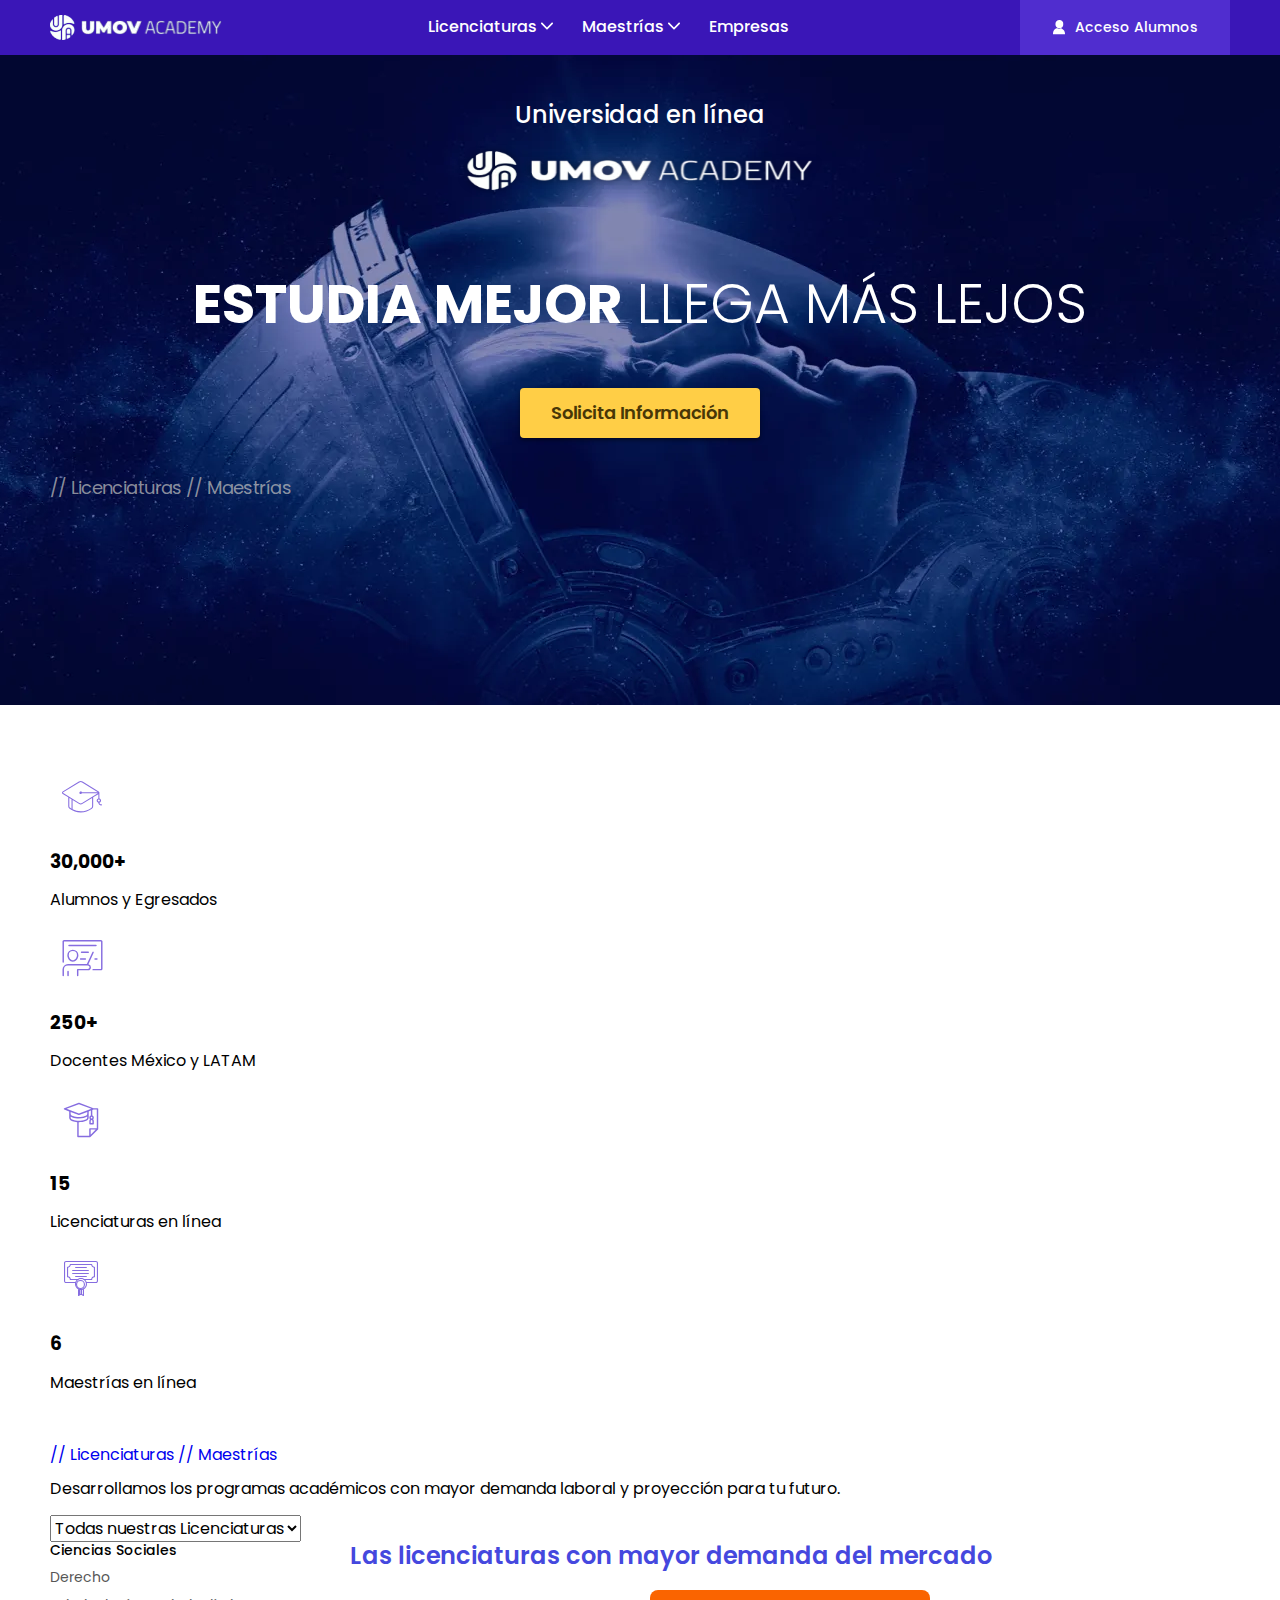
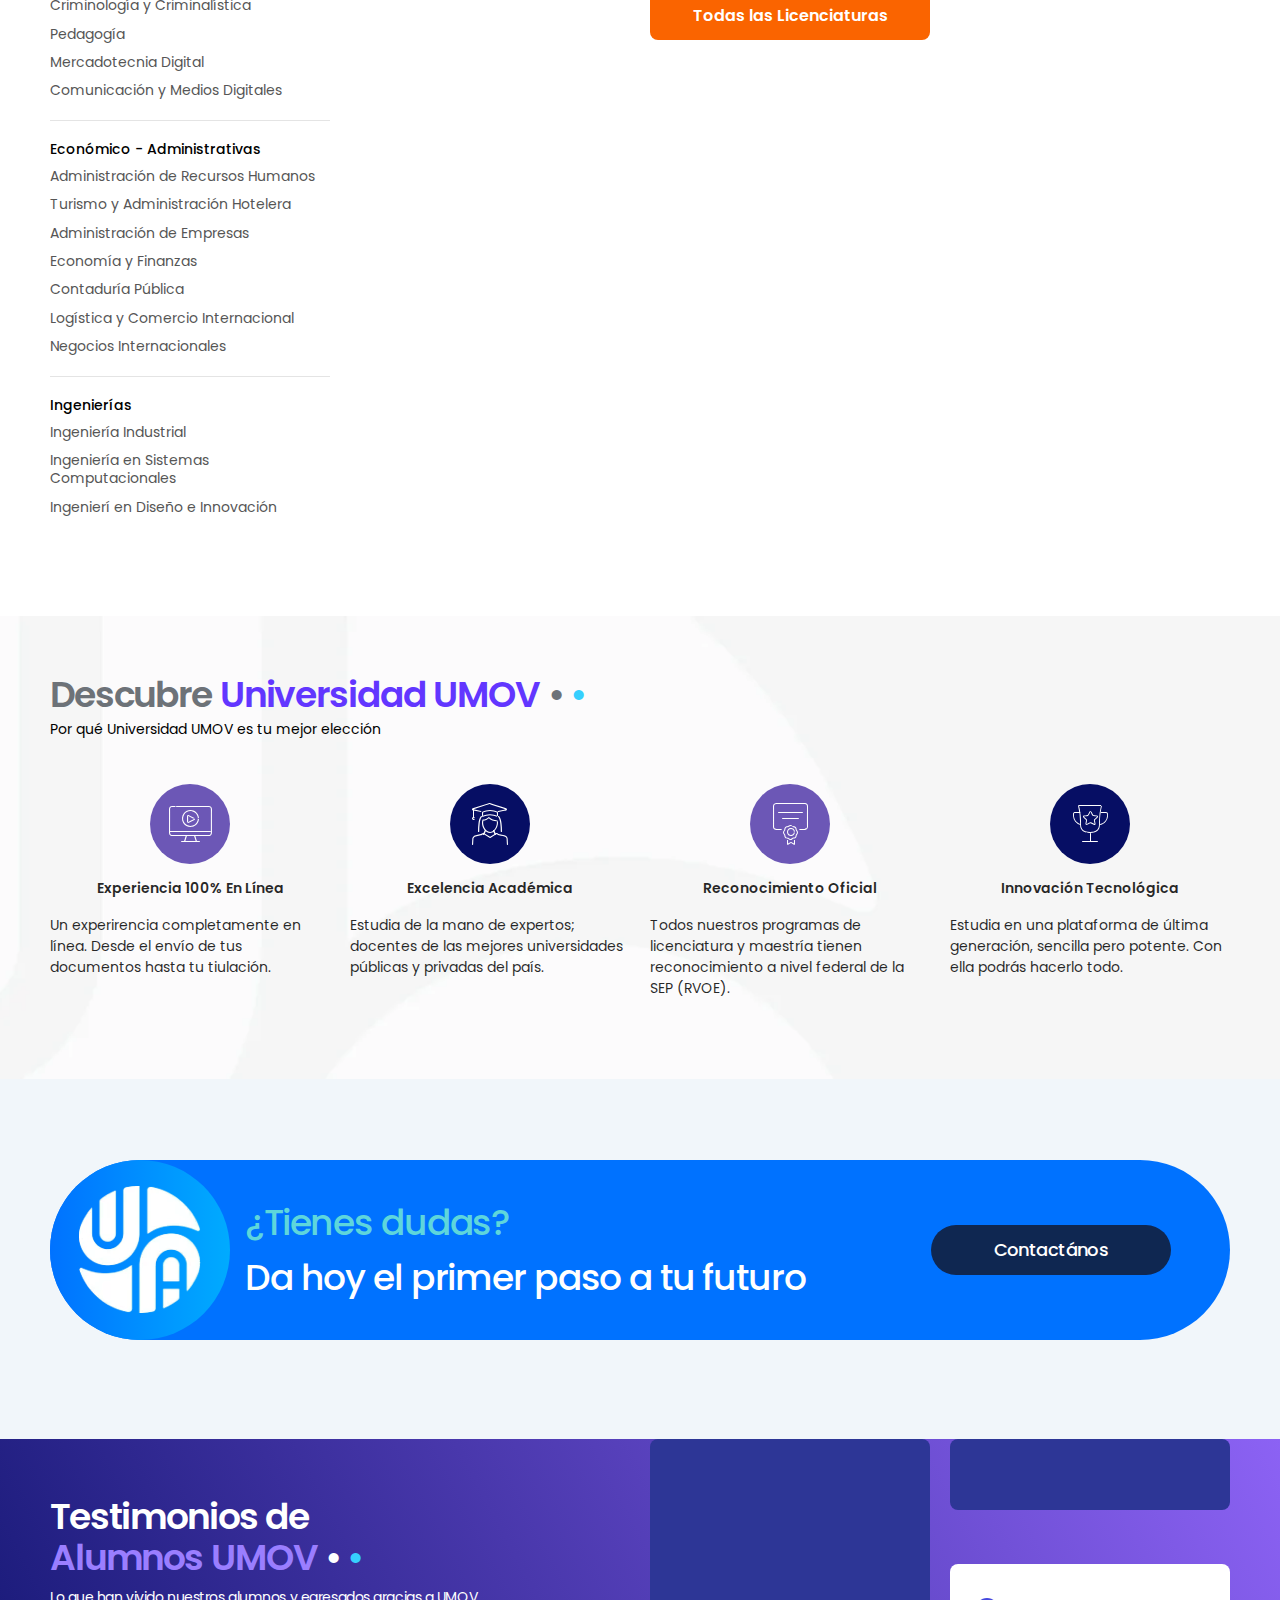
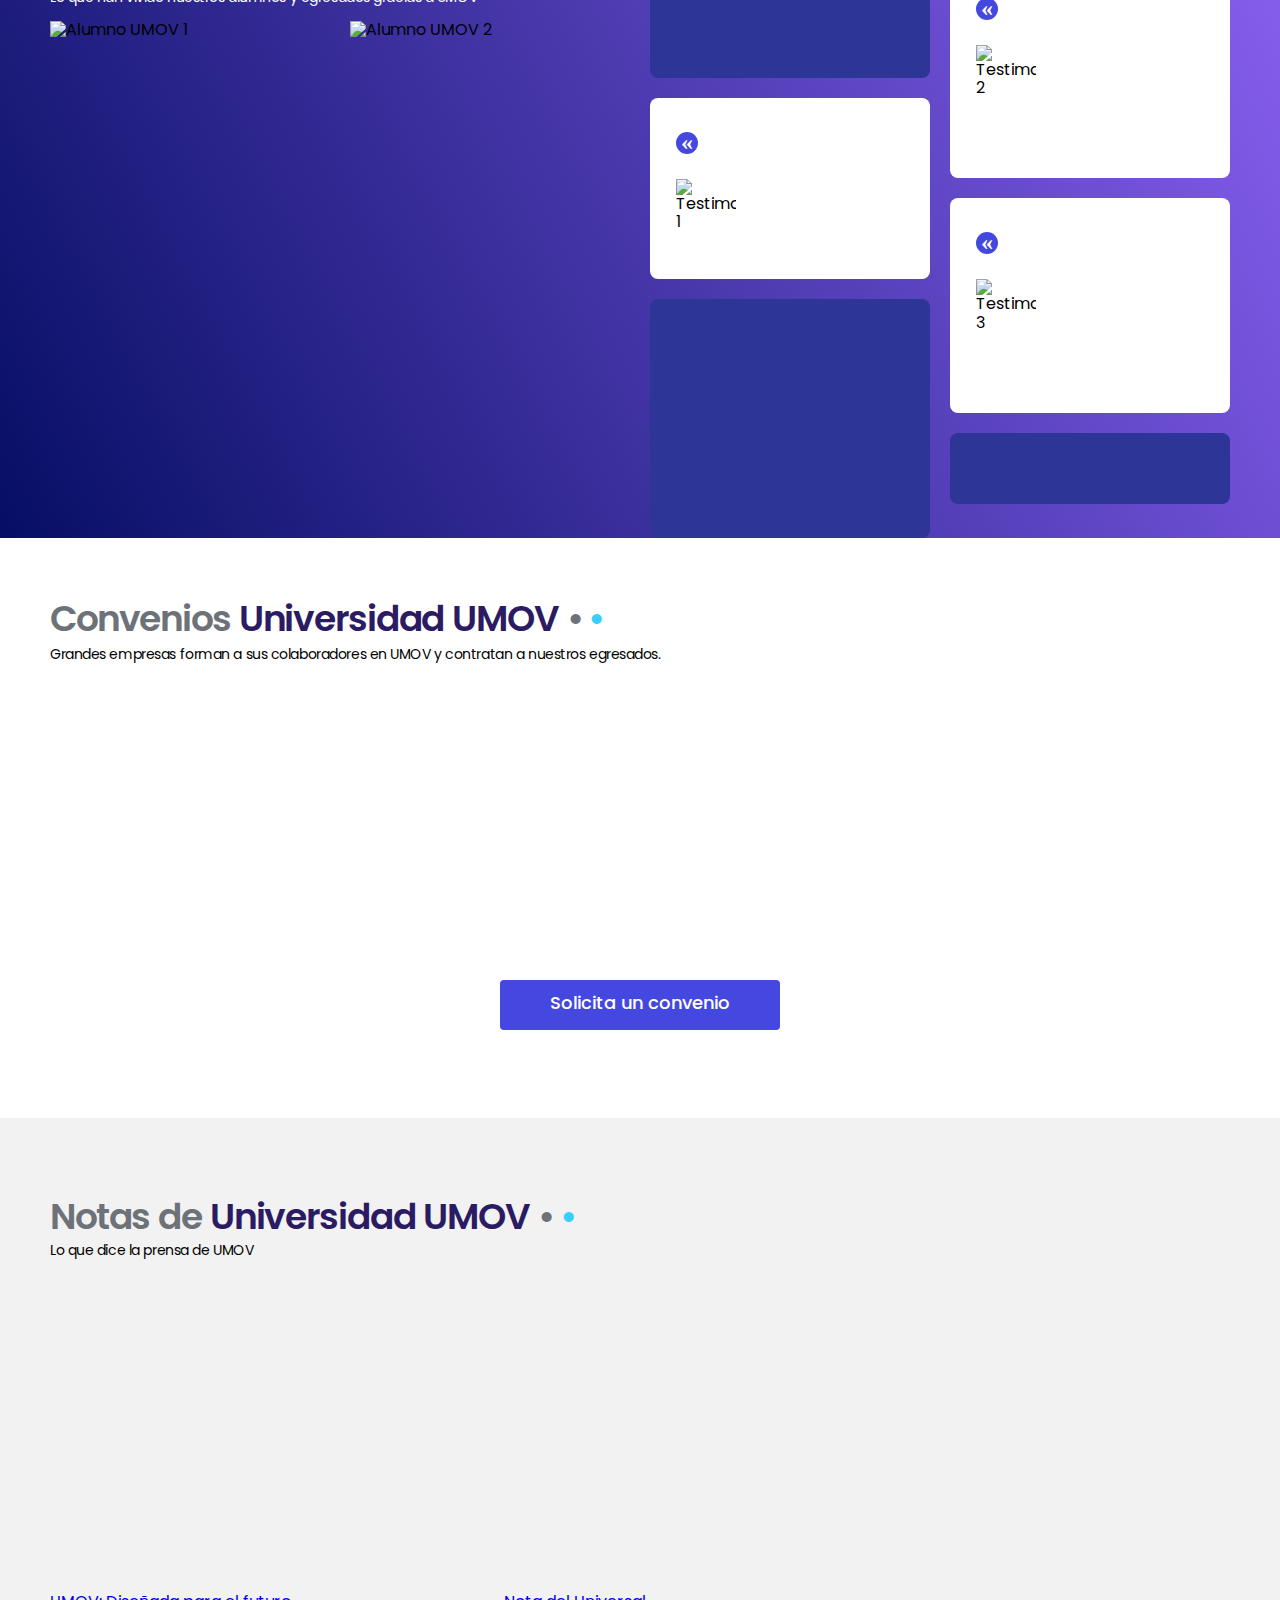
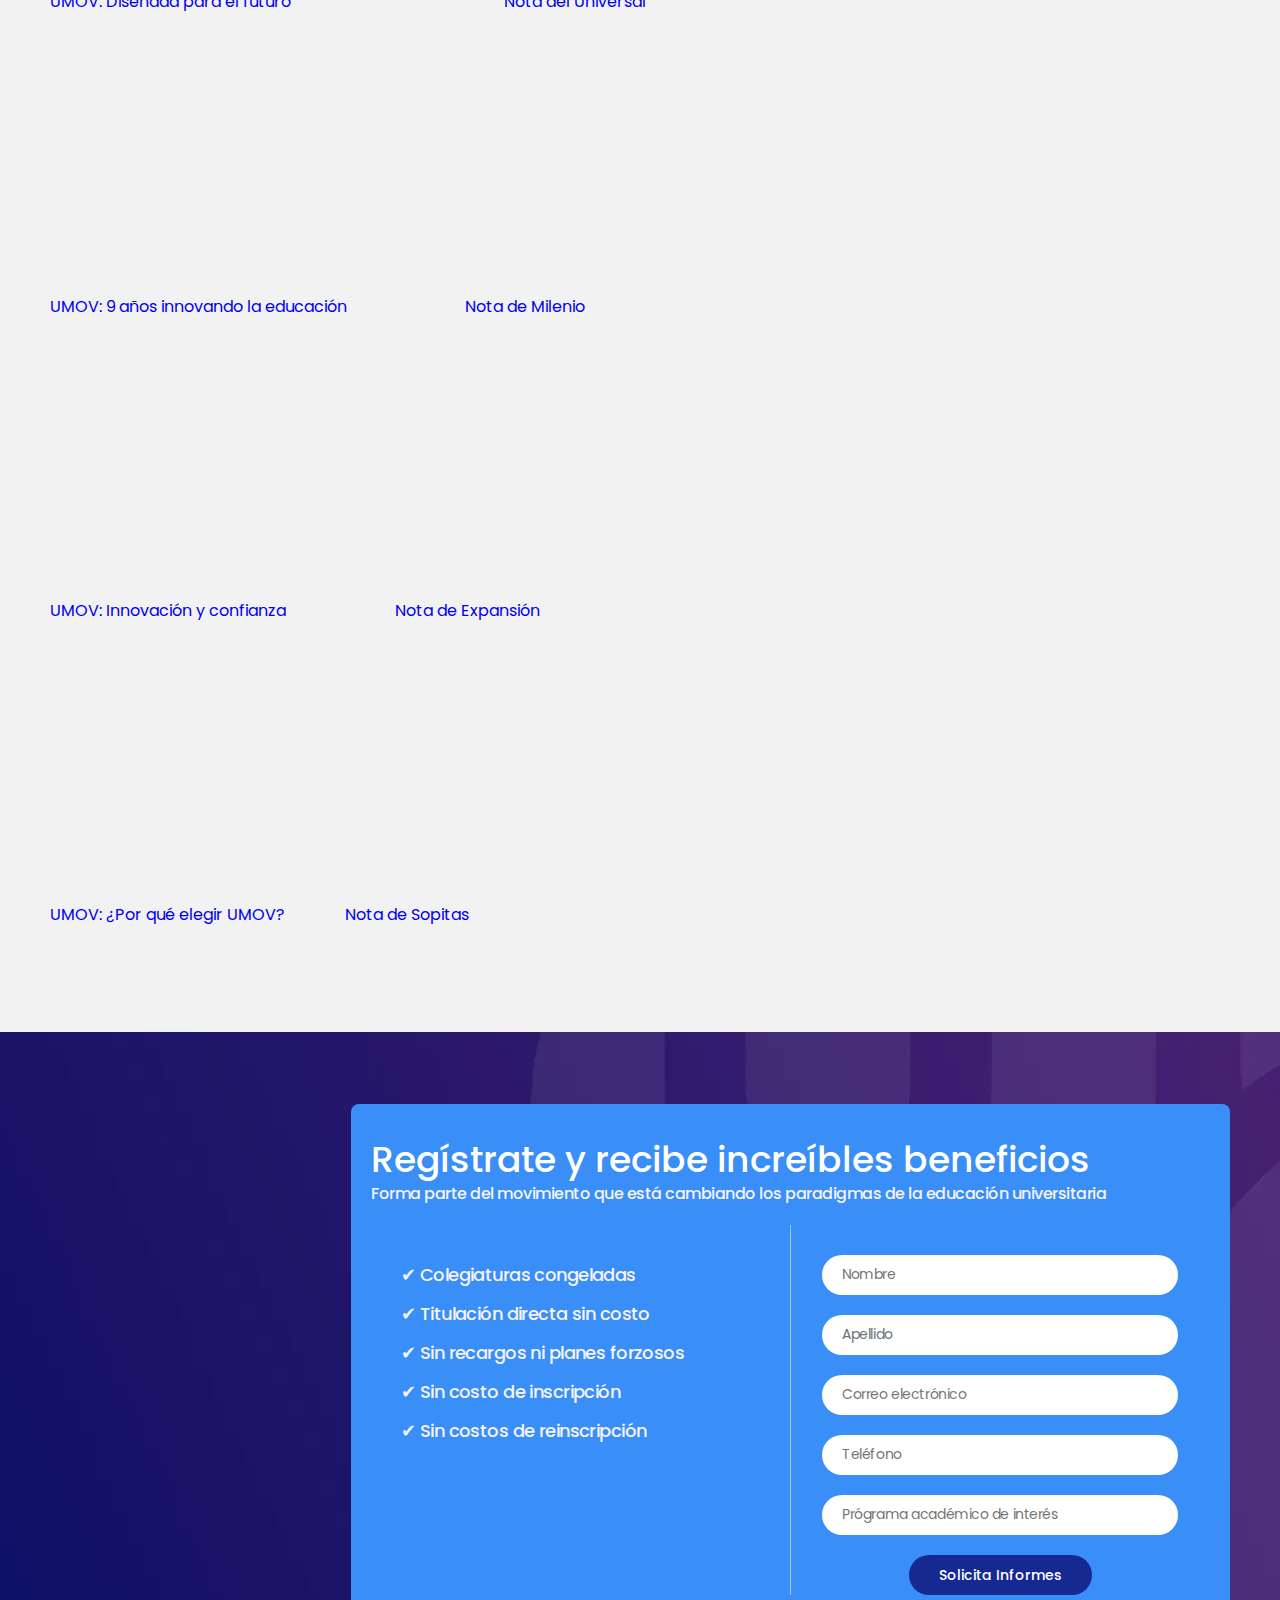
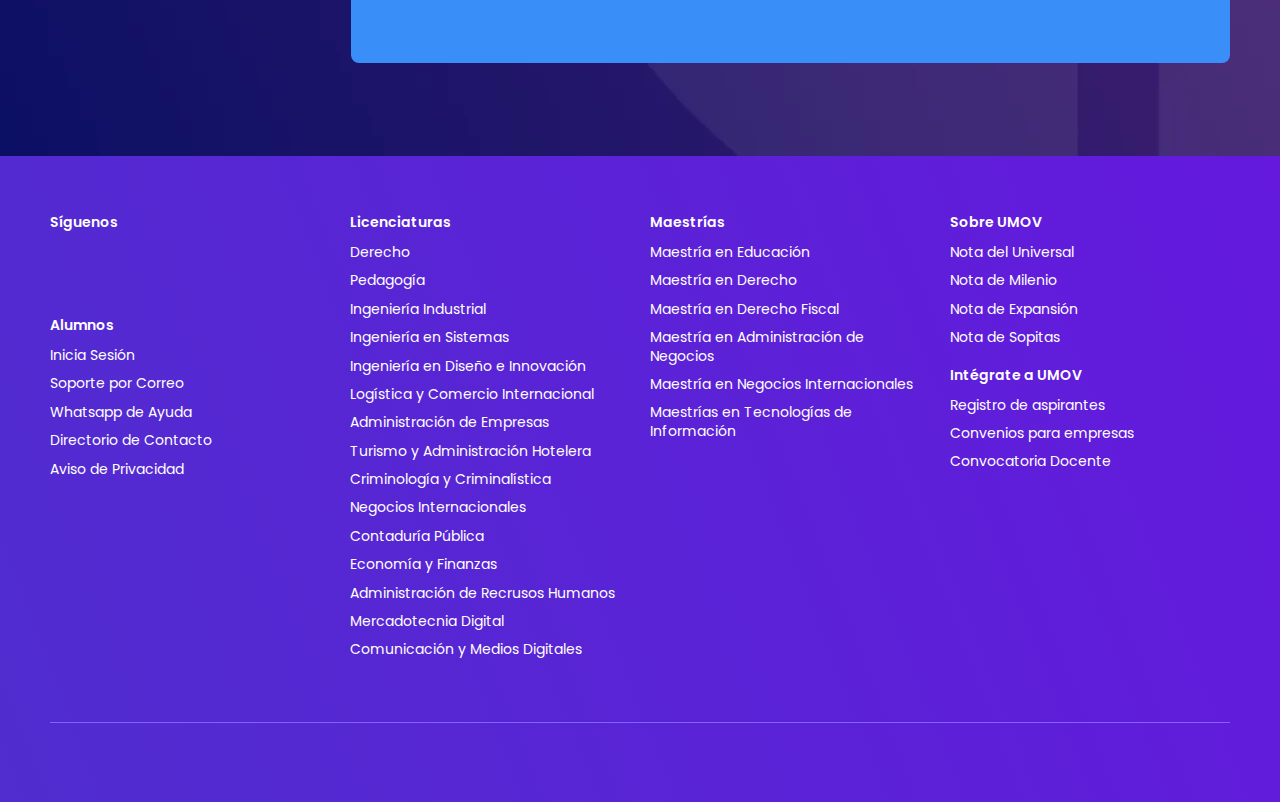
<file: index.html>
<!DOCTYPE html>
<html lang="en">
<head>
    <meta charset="UTF-8">
    <meta name="viewport" content="width=device-width, initial-scale=1.0">
    <meta http-equiv="X-UA-Compatible" content="IE=edge">
    <title>UMOV Academy</title>
    <link rel="stylesheet" href="css/normalize.css">
    <link rel="stylesheet" href="css/style.css">
    <meta name="description" content="UMOV Academy">
</head>
<body>
    <nav class="nav-main">
        <div class="container">
            <div class="nav-main-grid">
                <div class="nav-main-mobile-menu">
                    <div class="nav-main-mobile-menu-icon">
                        <img src="./assets/menu-mobile.svg" width="21" height="16" alt="Menú" loading="lazy">
                        Menú
                    </div>
                </div>
                <div class="nav-main-logo">
                    <a href="#" title="Inicio">
                        <img src="./assets/logo.webp" width="172" height="25" alt="UMOV Academy" loading="lazy">
                    </a>
                </div>
                <div class="nav-main-links">
                    <ul class="nav-main-links-items">
                        <li class="nav-main-links-item">
                            <a href="#" title="Licenciaturas">
                                Licenciaturas
                                <img src="./assets/down-icon.svg" alt="Licenciaturas" width="12" height="12" loading="lazy">
                            </a>
                            <ul class="nav-main-links-submenu">
                                <li><a href="#" title="Derecho">Derecho →</a></li>
                                <li><a href="#" title="Pedagogía">Pedagogía →</a></li>
                                <li><a href="#" title="Ingeniería Industrial">Ingeniería Industrial →</a></li>
                                <li><a href="#" title="Ingeniería en Sistemas">Ingeniería en Sistemas →</a></li>
                                <li><a href="#" title="Ingeniería en Diseño e Innovación">Ingeniería en Diseño e Innovación →</a></li>
                                <li><a href="#" title="Logística y Comercio Internacional">Logística y Comercio Internacional →</a></li>
                                <li><a href="#" title="Administración de Empresas">Administración de Empresas →</a></li>
                                <li><a href="#" title="Turismo y Administración Hotelera">Turismo y Administración Hotelera →</a></li>
                                <li><a href="#" title="Criminología y Criminalística">Criminología y Criminalística →</a></li>
                                <li><a href="#" title="Negocios Internacionales">Negocios Internacionales →</a></li>
                                <li><a href="#" title="Contaduría Pública">Contaduría Pública →</a></li>
                                <li><a href="#" title="Economía y Finanzas">Economía y Finanzas →</a></li>
                                <li><a href="#" title="Administración de Recrusos Humanos">Administración de Recrusos Humanos →</a></li>
                                <li><a href="#" title="Mercadotecnia Digital">Mercadotecnia Digital →</a></li>
                                <li><a href="#" title="Comunicación y Medios Digitales">Comunicación y Medios Digitales →</a></li>
                            </ul>
                        </li>
                        <li class="nav-main-links-item">
                            <a href="#" title="Maestrías">
                                Maestrías
                                <img src="./assets/down-icon.svg" alt="Maestrías" width="12" height="12" loading="lazy">
                            </a>
                            <ul class="nav-main-links-submenu">
                                <li><a href="#" title="Derecho">Derecho →</a></li>
                                <li><a href="#" title="Pedagogía">Pedagogía →</a></li>
                                <li><a href="#" title="Ingeniería Industrial">Ingeniería Industrial →</a></li>
                                <li><a href="#" title="Ingeniería en Sistemas">Ingeniería en Sistemas →</a></li>
                                <li><a href="#" title="Ingeniería en Diseño e Innovación">Ingeniería en Diseño e Innovación →</a></li>
                            </ul>
                        </li>
                        <li class="nav-main-links-item">
                            <a href="#" title="Empresas">Empresas</a>
                            <ul class="nav-main-links-submenu">
                                <li><a href="#" title="Derecho">Derecho →</a></li>
                                <li><a href="#" title="Pedagogía">Pedagogía →</a></li>
                                <li><a href="#" title="Ingeniería Industrial">Ingeniería Industrial →</a></li>
                            </ul>
                        </li>
                    </ul>
                </div>
                <a href="#" class="nav-main-login">
                    <img src="./assets/login.svg" alt="Acceso Alumnos" width="12" height="15" loading="lazy">
                    Acceso Alumnos
                </a>
                <div class="nav-main-mobile-login">
                    <a href="#" title="Acceso Alumnos">
                        <img src="./assets/login-mobile.svg" alt="Acceso Alumnos" width="16" height="19" loading="lazy">
                    </a>
                </div>
            </div>
        </div>
        <div class="nav-main-submenu-wrapper"></div>
    </nav>

    <section class="contact-bar">
        <div class="container">
            <div class="contact-bar-grid">
                <p class="contact-bar-info">Inscríbete en línea llamando al <a href="tel:5550018359">55 50 01 83 59</a> o envía mensaje por</p>
                <a href="#" title="Whatsapp" class="contact-bar-whatsapp">
                    <img src="./assets/whatsapp.svg" alt="Acceso Alumnos" width="20" height="20" loading="lazy">
                    Whatsapp
                </a>
            </div>
        </div>
    </section>

    <header class="hero-main">
        <div class="container">
            <div class="hero-main-content">
                <h2>Universidad en línea</h2>
                <img src="./assets/logo-hero.webp" alt="UMOV Academy" width="363.2" height="53" loading="lazy">
                <h1><span class="hero-main-content-bold">ESTUDIA MEJOR</span> LLEGA MÁS LEJOS</h1>
                <p class="hero-main-content-paraph">Estudia tu licenciatura <span class="hero-main-content-highlight">100% en línea</span> y gradúate en sólo <span class="hero-main-content-highlight">2 años 10 meses</span></p>
                <a href="#" title="Solicita Información">Solicita Información</a>
            </div>
            <div class="hero-main-filters">
                <a href="#" title="Licenciaturas" class="hero-main-filter hero-main-filter-careers">// Licenciaturas</a>
                <a href="#" title="Maestrías" class="hero-main-filter hero-main-filter-masters">// Maestrías</a>
            </div>
            <div class="hero-main-items hero-main-items-careers hero-main-items-desktop">
                <a href="#" title="Ingeniería en Sistemas">Ingeniería en Sistemas</a>
                <a href="#" title="Ingeniería Industrial">Ingeniería Industrial</a>
                <a href="#" title="Hotelería y Turismo">Hotelería y Turismo</a>
                <a href="#" title="Criminología y Criminalística">Criminología y Criminalística</a>
                <a href="#" title="Economía y Finanzas">Economía y Finanzas</a>
                <a href="#" title="Administración de Empresas">Administración de Empresas</a>
                <a href="#" title="Turismo y Hotelería" class="hide-tablet">Turismo y Hotelería</a>
                <a href="#" title="Derecho">Derecho</a>
                <a href="#" title="Logística y Comercio Internacional" class="hide-tablet">Logística y Comercio Internacional</a>
                <a href="#" title="Contaduría Pública" class="hide-tablet">Contaduría Pública</a>
                <a href="#" title="Mercadotecnia Digital" class="hide-tablet">Mercadotecnia Digital</a>
                <a href="#" title="Comunicación y Medios Digitales" class="hide-tablet">Comunicación y Medios Digitales</a>
                <a href="#" title="Pedagogía">Pedagogía</a>
                <a href="#" title="Negocios Internacionales">Negocios Internacionales</a>
                <a href="#" title="Diseño e Innovación" class="hide-tablet">Diseño e Innovación</a>
            </div>
            <div class="hero-main-items hero-main-items-masters hero-main-items-desktop">
                <a href="#" title="Maestría 1">Maestría 1</a>
                <a href="#" title="Maestría 2">Maestría 2</a>
                <a href="#" title="Maestría 3">Maestría 3</a>
                <a href="#" title="Maestría 4">Maestría 4</a>
                <a href="#" title="Maestría 5">Maestría 5</a>
                <a href="#" title="Maestría 6">Maestría 6</a>
                <a href="#" title="Maestría 7">Maestría 7</a>
                <a href="#" title="Maestría 8">Maestría 8</a>
                <a href="#" title="Maestría 9">Maestría 9</a>
                <a href="#" title="Maestría 10">Maestría 10</a>
                <a href="#" title="Maestría 11">Maestría 11</a>
                <a href="#" title="Maestría 12">Maestría 12</a>
                <a href="#" title="Maestría 13">Maestría 13</a>
                <a href="#" title="Maestría 14">Maestría 14</a>
                <a href="#" title="Maestría 15">Maestría 15</a>
            </div>
            <div class="hero-main-items hero-main-items-tablet">
                <a href="#" title="Ingeniería en Sistemas">Ingeniería en Sistemas</a>
                <a href="#" title="Ingeniería Industrial">Ingeniería Industrial</a>
                <a href="#" title="Criminología y Criminalística">Criminología y Criminalística</a>
                <a href="#" title="Economía y Finanzas">Economía y Finanzas</a>
                <a href="#" title="Administración de Empresas">Administración de Empresas</a>
                <a href="#" title="Hotelería y Turismo">Hotelería y Turismo</a>
                <a href="#" title="Pedagogía">Pedagogía</a>
                <a href="#" title="Derecho">Derecho</a>
                <a href="#" title="Negocios Internacionales">Negocios Internacionales</a>
                <a href="#" title="Ver Todas">Ver Todas</a>
            </div>
            <div class="hero-main-items hero-main-items-mobile">
                <a href="#" title="Ingeniería en Sistemas">Ingeniería en Sistemas</a>
                <a href="#" title="Ingeniería Industrial">Ingeniería Industrial</a>
                <a href="#" title="Economía y Finanzas">Economía y Finanzas</a>
                <a href="#" title="Derecho">Derecho</a>
                <a href="#" title="Ver Todas">Ver Todas</a>
            </div>
        </div>
    </header>

    <main>
        <section class="statics">
            <div class="container">
                <div class="statics-grid">
                    <div class="statics-item">
                        <img src="./assets/alumnos-y-egresados.svg" alt="Alumnos y Egresados" width="63" height="63" loading="lazy">
                        <h3>30,000+</h3>
                        <p>Alumnos y Egresados</p>
                    </div>
                    <div class="statics-item">
                        <img src="./assets/docentes-mexico-y-latam.svg" alt="Docentes México y LATAM" width="63" height="63" loading="lazy">
                        <h3>250+</h3>
                        <p>Docentes México y LATAM</p>
                    </div>
                    <div class="statics-item">
                        <img src="./assets/licenciaturas-en-linea.svg" alt="Licenciaturas en línea" width="63" height="63" loading="lazy">
                        <h3>15</h3>
                        <p>Licenciaturas en línea</p>
                    </div>
                    <div class="statics-item">
                        <img src="./assets/maestrias-en-linea.svg" alt="Maestrías en línea" width="63" height="63" loading="lazy">
                        <h3>6</h3>
                        <p>Maestrías en línea</p>
                    </div>
                </div>
            </div>
        </section>

        <section class="careers">
            <div class="container">
                <div class="careers-filter">
                    <div class="careers-filter-links">
                        <a href="#" title="Licenciaturas" class="careers-filter-active">// Licenciaturas</a>
                        <a href="#" title="Maestrías">// Maestrías</a>
                    </div>
                    <p>Desarrollamos los programas académicos con mayor demanda laboral y proyección para tu futuro.</p>
                    <select name="careers" id="careers">
                        <option value="licenciaturas">Todas nuestras Licenciaturas</option>
                    </select>
                </div>
                <div class="careers-grid">
                    <div class="careers-item-sidebar">
                        <h3>Ciencias Sociales</h3>
                        <ul>
                            <li><a href="#" title="Derecho">Derecho</a></li>
                            <li><a href="#" title="Criminología y Criminalística">Criminología y Criminalística</a></li>
                            <li><a href="#" title="Pedagogía">Pedagogía</a></li>
                            <li><a href="#" title="Mercadotecnia Digital">Mercadotecnia Digital</a></li>
                            <li><a href="#" title="Comunicación y Medios Digitales">Comunicación y Medios Digitales</a></li>
                        </ul>
                        <div class="careers-item-sidebar-divider"></div>
                        <h3>Económico - Administrativas</h3>
                        <ul>
                            <li><a href="#" title="Administración de Recursos Humanos">Administración de Recursos Humanos</a></li>
                            <li><a href="#" title="Turismo y Administración Hotelera">Turismo y Administración Hotelera</a></li>
                            <li><a href="#" title="Administración de Empresas">Administración de Empresas</a></li>
                            <li><a href="#" title="Economía y Finanzas">Economía y Finanzas</a></li>
                            <li><a href="#" title="Contaduría Pública">Contaduría Pública</a></li>
                            <li><a href="#" title="Logística y Comercio Internacional">Logística y Comercio Internacional</a></li>
                            <li><a href="#" title="Negocios Internacionales">Negocios Internacionales</a></li>
                        </ul>
                        <div class="careers-item-sidebar-divider"></div>
                        <h3>Ingenierías</h3>
                        <ul>
                            <li><a href="#" title="Ingeniería Industrial">Ingeniería Industrial</a></li>
                            <li><a href="#" title="Ingeniería en Sistemas Computacionales">Ingeniería en Sistemas Computacionales</a></li>
                            <li><a href="#" title="Ingenierí en Diseño e Innovación">Ingenierí en Diseño e Innovación</a></li>
                        </ul>
                    </div>
                    <div class="careers-item-list">
                        <h2>Las licenciaturas con mayor demanda del mercado</h2>
                        <div class="careers-list-grid">
                            <div class="careers-list-item">
                                <div class="careers-list-item-badge">
                                    RVOE SEP: 20221669
                                </div>
                                <img src="./assets/licenciatura-en-comunicacion-y-medios-digitales.webp" alt="Licenciatura en Comunicación y Medios Digitales" width="280" height="158.2" class="careers-list-item-image-desktop" loading="lazy">
                                <img src="./assets/licenciatura-en-comunicacion-y-medios-digitales-mobile.webp" alt="Licenciatura en Comunicación y Medios Digitales" width="350" height="149.6" class="careers-list-item-image-mobile" loading="lazy">
                                <div class="careers-list-item-content">
                                    <h3>Licenciatura en Comunicación y Medios Digitales</h3>
                                    <p>Conoce como diseñar, evaluar e implementar estrategias de comunicación y de medios digitales</p>
                                    <a href="#" title="Visualiza el Plan de Estudios" class="careers-list-item-link">Visualiza el Plan de Estudios</a>
                                    <a href="#" title="Conoce Más" class="careers-list-item-button">Conoce Más</a>
                                </div>
                            </div>
                            <div class="careers-list-item">
                                <div class="careers-list-item-badge">
                                    RVOE SEP: 20221669
                                </div>
                                <img src="./assets/licenciatura-en-logistica-y-comercio-internacional.webp" alt="Licenciatura en Logística y Comercio Internacional" width="280" height="158.2" class="careers-list-item-image-desktop" loading="lazy">
                                <img src="./assets/licenciatura-en-logistica-y-comercio-internacional-mobile.webp" alt="Licenciatura en Logística y Comercio Internacional" width="350" height="149.6" class="careers-list-item-image-mobile" loading="lazy">
                                <div class="careers-list-item-content">
                                    <h3>Licenciatura en Logística y Comercio Internacional</h3>
                                    <p>Desarolla competencias en gestión logística y comercial para optimizar cadenas de suministro</p>
                                    <a href="#" title="Visualiza el Plan de Estudios" class="careers-list-item-link">Visualiza el Plan de Estudios</a>
                                    <a href="#" title="Conoce Más" class="careers-list-item-button">Conoce Más</a>
                                </div>
                            </div>
                            <div class="careers-list-item">
                                <div class="careers-list-item-badge">
                                    RVOE SEP: 20221669
                                </div>
                                <img src="./assets/licenciatura-en-criminologia-y-criminalística.webp" alt="Licenciatura en Criminología y Criminalística" width="280" height="158.2" class="careers-list-item-image-desktop" loading="lazy">
                                <img src="./assets/licenciatura-en-criminologia-y-criminalística-mobile.webp" alt="Licenciatura en Criminología y Criminalística" width="350" height="149.6" class="careers-list-item-image-mobile" loading="lazy">
                                <div class="careers-list-item-content">
                                    <h3>Licenciatura en Criminología y Criminalística</h3>
                                    <p>Aprende a investigar y establecer pruebas vinculantes del fenómeno criminológico</p>
                                    <a href="#" title="Visualiza el Plan de Estudios" class="careers-list-item-link">Visualiza el Plan de Estudios</a>
                                    <a href="#" title="Conoce Más" class="careers-list-item-button">Conoce Más</a>
                                </div>
                            </div>
                            <div class="careers-list-item">
                                <div class="careers-list-item-badge">
                                    RVOE SEP: 20221669
                                </div>
                                <img src="./assets/licenciatura-en-administracion-de-recursos-humanos.webp" alt="Licenciatura en Administración de Recursos Humanos" width="280" height="158.2" class="careers-list-item-image-desktop" loading="lazy">
                                <img src="./assets/licenciatura-en-administracion-de-recursos-humanos-mobile.webp" alt="Licenciatura en Administración de Recursos Humanos" width="350" height="149.6" class="careers-list-item-image-mobile" loading="lazy">
                                <div class="careers-list-item-content">
                                    <h3>Licenciatura en Administración de Recursos Humanos</h3>
                                    <p>Adquiere conocimientos especializados de alto nivel en la atracción, desarrollo del talento</p>
                                    <a href="#" title="Visualiza el Plan de Estudios" class="careers-list-item-link">Visualiza el Plan de Estudios</a>
                                    <a href="#" title="Conoce Más" class="careers-list-item-button">Conoce Más</a>
                                </div>
                            </div>
                            <div class="careers-list-item">
                                <div class="careers-list-item-badge">
                                    RVOE SEP: 20221669
                                </div>
                                <img src="./assets/ingenieria-en-sistemas-computacionales.webp" alt="Ingeniería en Sistemas Computacionales" width="280" height="158.2" class="careers-list-item-image-desktop" loading="lazy">
                                <img src="./assets/ingenieria-en-sistemas-computacionales-mobile.webp" alt="Ingeniería en Sistemas Computacionales" width="350" height="149.6" class="careers-list-item-image-mobile" loading="lazy">
                                <div class="careers-list-item-content">
                                    <h3>Ingeniería en Sistemas Computacionales</h3>
                                    <p>Aprende a transformar una organización a través del diseño, implementación de sistemas</p>
                                    <a href="#" title="Visualiza el Plan de Estudios" class="careers-list-item-link">Visualiza el Plan de Estudios</a>
                                    <a href="#" title="Conoce Más" class="careers-list-item-button">Conoce Más</a>
                                </div>
                            </div>
                            <div class="careers-list-item">
                                <div class="careers-list-item-badge">
                                    RVOE SEP: 20221669
                                </div>
                                <img src="./assets/licenciatura-en-turismo-y-administración-hotelera.webp" alt="Licenciatura en Turismo y Administración Hotelera" width="280" height="158.2" class="careers-list-item-image-desktop" loading="lazy">
                                <img src="./assets/licenciatura-en-turismo-y-administración-hotelera-mobile.webp" alt="Licenciatura en Turismo y Administración Hotelera" width="350" height="149.6" class="careers-list-item-image-mobile" loading="lazy">
                                <div class="careers-list-item-content">
                                    <h3>Licenciatura en Turismo y Administración Hotelera</h3>
                                    <p>Fórmate como un profesional de la administración de los servicios y empresas turísticas</p>
                                    <a href="#" title="Visualiza el Plan de Estudios" class="careers-list-item-link">Visualiza el Plan de Estudios</a>
                                    <a href="#" title="Conoce Más" class="careers-list-item-button">Conoce Más</a>
                                </div>
                            </div>
                            <div class="careers-list-item hide-tablet hide-mobile">
                                <div class="careers-list-item-badge">
                                    RVOE SEP: 20211316
                                </div>
                                <img src="./assets/ingenieria-industrial.webp" alt="Ingeniería Industrial" width="280" height="158.2" class="careers-list-item-image-desktop" loading="lazy">
                                <img src="./assets/ingenieria-industrial-mobile.webp" alt="Ingeniería Industrial" width="350" height="149.6" class="careers-list-item-image-mobile" loading="lazy">
                                <div class="careers-list-item-content">
                                    <h3>Ingeniería Industrial</h3>
                                    <p>Sé parte de las carreras creativas con mayor crecimiento y demanda del mercado laboral</p>
                                    <a href="#" title="Visualiza el Plan de Estudios" class="careers-list-item-link">Visualiza el Plan de Estudios</a>
                                    <a href="#" title="Conoce Más" class="careers-list-item-button">Conoce Más</a>
                                </div>
                            </div>
                            <div class="careers-list-item hide-mobile">
                                <div class="careers-list-item-badge">
                                    RVOE SEP: 20171701
                                </div>
                                <img src="./assets/licenciatura-en-pedagogia.webp" alt="Licenciatura en Pedagogía" width="280" height="158.2" class="careers-list-item-image-desktop" loading="lazy">
                                <img src="./assets/licenciatura-en-pedagogia-mobile.webp" alt="Licenciatura en Pedagogía" width="350" height="149.6" class="careers-list-item-image-mobile" loading="lazy">
                                <div class="careers-list-item-content">
                                    <h3>Licenciatura en Pedagogía</h3>
                                    <p>Implementa soluciones de aprendizaje que desarrollen todo el potencia del ser humano</p>
                                    <a href="#" title="Visualiza el Plan de Estudios" class="careers-list-item-link">Visualiza el Plan de Estudios</a>
                                    <a href="#" title="Conoce Más" class="careers-list-item-button">Conoce Más</a>
                                </div>
                            </div>
                            <div class="careers-list-item hide-mobile">
                                <div class="careers-list-item-badge">
                                    RVOE SEP: 20171694
                                </div>
                                <img src="./assets/licenciatura-en-derecho.webp" alt="Licenciatura en Derecho" width="280" height="158.2" class="careers-list-item-image-desktop" loading="lazy">
                                <img src="./assets/licenciatura-en-derecho-mobile.webp" alt="Licenciatura en Derecho" width="350" height="149.6" class="careers-list-item-image-mobile" loading="lazy">
                                <div class="careers-list-item-content">
                                    <h3>Licenciatura en Derecho</h3>
                                    <p>Aprende a solucionar problemas jurídicos mediante un programa impartido por expertos</p>
                                    <a href="#" title="Visualiza el Plan de Estudios" class="careers-list-item-link">Visualiza el Plan de Estudios</a>
                                    <a href="#" title="Conoce Más" class="careers-list-item-button">Conoce Más</a>
                                </div>
                            </div>
                        </div>
                        <a href="#" title="Todas las Licenciaturas" class="careers-list-button">Todas las Licenciaturas</a>
                    </div>
                </div>
            </div>
        </section>

        <section class="discover">
            <div class="container">
                <h2>Descubre <span class="discover-title-highlight">Universidad UMOV</span> <span class="discover-title-point">•</span></h2>
                <p>Por qué Universidad UMOV es tu mejor elección</p>
                <div class="discover-grid">
                    <div class="discover-item">
                        <div class="discover-item-icon icon-purple">
                            <img src="./assets/experiencia-100-en-linea.svg" alt="Experiencia 100% En Línea" width="43" height="36" loading="lazy">
                        </div>
                        <h3 class="discover-item-title">Experiencia 100% En Línea</h3>
                        <h3 class="discover-item-title-mobile">100% En Línea</h3>
                        <p>Un experirencia completamente en línea.  Desde el envío de tus documentos hasta tu tiulación.</p>
                    </div>
                    <div class="discover-item">
                        <div class="discover-item-icon icon-blue">
                            <img src="./assets/excelencia-academica.svg" alt="Excelencia Académica" width="36" height="42" loading="lazy">
                        </div>
                        <h3>Excelencia Académica</h3>
                        <p>Estudia de la mano de expertos; docentes de las mejores universidades públicas y privadas del país.</p>
                    </div>
                    <div class="discover-item">
                        <div class="discover-item-icon icon-purple">
                            <img src="./assets/reconocimiento-oficial.svg" alt="Reconocimiento Oficial" width="35" height="42" loading="lazy">
                        </div>
                        <h3>Reconocimiento Oficial</h3>
                        <p>Todos nuestros programas de licenciatura y maestría tienen reconocimiento a nivel federal de la SEP (RVOE).</p>
                    </div>
                    <div class="discover-item">
                        <div class="discover-item-icon icon-blue">
                            <img src="./assets/innovacion-tecnologica.svg" alt="Innovación Tecnológica" width="35" height="37" loading="lazy">
                        </div>
                        <h3>Innovación Tecnológica</h3>
                        <p>Estudia en una plataforma de última generación, sencilla pero potente.  Con ella podrás hacerlo todo.</p>
                    </div>
                </div>
            </div>
        </section>

        <section class="contact-banner">
            <div class="container">
                <div class="contact-banner-grid">
                    <div class="contact-banner-image">
                        <div class="contact-banner-image-circle">
                            <img src="./assets/contact-banner.webp" alt="Contáctanos" width="121.6" height="127">
                        </div>
                    </div>
                    <div class="contact-banner-info">
                        <h2 class="contact-banner-info-title">
                            <span class="contact-banner-info-highlight">¿Tienes dudas?</span><br>
                            Da hoy el primer paso a tu futuro
                        </h2>
                        <h2 class="contact-banner-info-title-mobile">
                            <span class="contact-banner-info-highlight">¿Tienes dudas?</span>
                            Da hoy el primer paso a tu futuro
                        </h2>
                    </div>
                    <div class="contact-banner-button">
                        <a href="#" title="Contactános">Contactános</a>
                    </div>
                </div>
            </div>
        </section>

        <section class="testimonials">
            <div class="container">
                <div class="testimonials-grid">
                    <div class="testimonials-students">
                        <div class="testimonials-students-content">
                            <h2>Testimonios de<br> <span class="testimonials-students-highlight">Alumnos UMOV</span> <span class="testimonials-students-point">•</span></h2>
                            <p>Lo que han vivido nuestros alumnos y egresados gracias a UMOV</p>
                        </div>
                        <div class="testimonials-students-card">
                            <div class="testimonials-students-card-image">
                                <img id="testimonial-image-mobile" alt="Testimonial 1" width="40" height="40" loading="lazy">
                            </div>
                            <div class="testimonials-students-card-icon">
                                <img src="./assets/testimonials-icon.svg" alt="Testimonial" width="22" height="33" loading="lazy">
                            </div>
                            <div class="testimonials-students-card-content">
                                <p id="testimonial-description-mobile"></p>
                            </div>
                        </div>
                        <div class="testimonials-students-images">
                            <div class="testimonials-students-image">
                                <img id="student-1" alt="Alumno UMOV 1" width="280" height="517" loading="lazy">
                            </div> 
                            <div class="testimonials-students-image">
                                <img id="student-2" alt="Alumno UMOV 2" width="280" height="517" loading="lazy">
                            </div>
                        </div>
                    </div>
                    <div class="testimonials-cards">
                        <div class="testimonials-cards-column">
                            <div class="testimonials-cards-block-1"></div>
                            <div class="testimonials-cards-item">
                                <div class="testimonials-cards-item-content">
                                    <img src="./assets/testimonials-icon.svg" alt="Testimonial" width="22" height="33" loading="lazy">
                                    <p id="testimonial-description-1"></p>
                                </div>
                                <div class="testimonials-cards-item-image">
                                    <img id="testimonial-image-1" alt="Testimonial 1" width="60" height="60" loading="lazy">
                                </div>
                            </div>
                            <div class="testimonials-cards-block-2"></div>
                        </div>
                        <div class="testimonials-cards-column">
                            <div class="testimonials-cards-block-3"></div>
                            <div class="testimonials-cards-item">
                                <div class="testimonials-cards-item-content">
                                    <img src="./assets/testimonials-icon.svg" alt="Testimonial" width="22" height="33" loading="lazy">
                                    <p id="testimonial-description-2"></p>
                                </div>
                                <div class="testimonials-cards-item-image">
                                    <img id="testimonial-image-2" alt="Testimonial 2" width="60" height="60" loading="lazy">
                                </div>
                            </div>
                            <div class="testimonials-cards-item">
                                <div class="testimonials-cards-item-content">
                                    <img src="./assets/testimonials-icon.svg" alt="Testimonial" width="22" height="33" loading="lazy">
                                    <p id="testimonial-description-3"></p>
                                </div>
                                <div class="testimonials-cards-item-image">
                                    <img id="testimonial-image-3" alt="Testimonial 3" width="60" height="60" loading="lazy">
                                </div>
                            </div>
                            <div class="testimonials-cards-block-4"></div>
                        </div>
                    </div>
                </div>
            </div>
        </section>

        <section class="agreements">
            <div class="container">
                <h2>Convenios <span class="agreements-title-highlight">Universidad UMOV</span> <span class="agreements-title-point">•</span></h2>
                <p>Grandes empresas forman a sus colaboradores en UMOV y contratan a nuestros egresados.</p>
                <div class="agreements-grid">
                    <div class="agreements-item">
                        <img src="./assets/mercado-libre.webp" alt="Mercado Libre" width="150" height="37.4" loading="lazy">
                    </div>
                    <div class="agreements-item">
                        <img src="./assets/pemex.webp" alt="Pemex" width="150" height="42" loading="lazy">
                    </div>
                    <div class="agreements-item">
                        <img src="./assets/carso.webp" alt="Grupo Carso" width="150" height="33.3" loading="lazy">
                    </div>
                    <div class="agreements-item">
                        <img src="./assets/citibanamex.webp" alt="Citibanamex" width="150" height="24" loading="lazy">
                    </div>
                    <div class="agreements-item">
                        <img src="./assets/telmex.webp" alt="Telmex" width="150" height="24" loading="lazy">
                    </div>
                    <div class="agreements-item">
                        <img src="./assets/grupo-milenio.webp" alt="Grupo Milenio" width="150" height="64" loading="lazy">
                    </div>
                    <div class="agreements-item">
                        <img src="./assets/vidanta.webp" alt="Grupo Vidanta" width="150" height="35" loading="lazy">
                    </div>
                    <div class="agreements-item">
                        <img src="./assets/sanpablo.webp" alt="San Pablo Farmacia" width="150" height="41" loading="lazy">
                    </div>
                    <div class="agreements-item">
                        <img src="./assets/oxxo.webp" alt="OXXO" width="100" height="51.3" loading="lazy">
                    </div>
                    <div class="agreements-item">
                        <img src="./assets/salinas.webp" alt="Grupo Salinas" width="115" height="64" loading="lazy">
                    </div>
                </div>
                <a href="#" title="Solicita un convenio" class="agreements-button">Solicita un convenio</a>
            </div>
        </section>

        <section class="press">
            <div class="container">
                <h2>Notas de <span class="press-title-highlight">Universidad UMOV</span> <span class="press-title-point">•</span></h2>
                <p>Lo que dice la prensa de UMOV</p>
                <div class="press-grid">
                    <div class="press-item">
                        <a href="https://www.eluniversal.com.mx/cartera/tu-cartera/universidad-en-linea-disenada-con-base-en-los-nuevos-paradigmas-de-educacion/" title="El Universal" target="_blank">
                            <img src="./assets/el-universal.webp" alt="El Universal" width="280" height="280" class="press-item-image" loading="lazy">
                        </a>
                        <a href="https://www.eluniversal.com.mx/cartera/tu-cartera/universidad-en-linea-disenada-con-base-en-los-nuevos-paradigmas-de-educacion/" title="UMOV: Diseñada para el futuro" target="_blank" class="press-item-subtitle">UMOV: Diseñada para el futuro</a>
                        <img src="./assets/el-universal-logo.webp" alt="El Universal" width="204.8" height="20" class="press-item-logo" loading="lazy">
                        <a href="https://www.eluniversal.com.mx/cartera/tu-cartera/universidad-en-linea-disenada-con-base-en-los-nuevos-paradigmas-de-educacion/" title="Nota del Universal" target="_blank" class="press-item-link">Nota del Universal</a>
                    </div>
                    <div class="press-item">
                        <a href="https://www.milenio.com/content/educacion-linea-tendencia-mexico-america-latina-2025" title="Milenio" target="_blank">
                            <img src="./assets/milenio.webp" alt="Milenio" width="280" height="280" class="press-item-image" loading="lazy">
                        </a>
                        <a href="https://www.milenio.com/content/educacion-linea-tendencia-mexico-america-latina-2025" title="UMOV: 9 años innovando la educación" target="_blank" class="press-item-subtitle">UMOV: 9 años innovando la educación</a>
                        <img src="./assets/milenio-logo.webp" alt="Milenio" width="110.1" height="20" class="press-item-logo" loading="lazy">
                        <a href="https://www.milenio.com/content/educacion-linea-tendencia-mexico-america-latina-2025" title="Nota de Milenio" target="_blank" class="press-item-link">Nota de Milenio</a>
                    </div>
                    <div class="press-item">
                        <a href="https://expansion.mx/bespoke-ad/2020/06/10/la-alternativa-educativa-en-la-nueva-normalidad" title="Expansión" target="_blank">
                            <img src="./assets/expansion.webp" alt="Expansión" width="280" height="280" class="press-item-image" loading="lazy">
                        </a>
                        <a href="https://expansion.mx/bespoke-ad/2020/06/10/la-alternativa-educativa-en-la-nueva-normalidad" title="UMOV: Innovación y confianza" target="_blank" class="press-item-subtitle">UMOV: Innovación y confianza</a>
                        <img src="./assets/expansion-logo.webp" alt="Expansión" width="100.8" height="20" class="press-item-logo" loading="lazy">
                        <a href="https://expansion.mx/bespoke-ad/2020/06/10/la-alternativa-educativa-en-la-nueva-normalidad" title="Nota de Expansión" target="_blank" class="press-item-link">Nota de Expansión</a>
                    </div>
                    <div class="press-item">
                        <a href="https://www.sopitas.com/mientras-tanto/por-que-estudiar-en-una-universidad-en-linea-becas-umov/" title="Sopitas" target="_blank">
                            <img src="./assets/sopitas.webp" alt="Sopitas" width="280" height="280" class="press-item-image" loading="lazy">
                        </a>
                        <a href="https://www.sopitas.com/mientras-tanto/por-que-estudiar-en-una-universidad-en-linea-becas-umov/" title="UMOV: ¿Por qué elegir UMOV?" target="_blank" class="press-item-subtitle">UMOV: ¿Por qué elegir UMOV?</a>
                        <img src="./assets/sopitas-logo.webp" alt="Sopitas" width="51.7" height="20" class="press-item-logo" loading="lazy">
                        <a href="https://www.sopitas.com/mientras-tanto/por-que-estudiar-en-una-universidad-en-linea-becas-umov/" title="Nota de Sopitas" target="_blank" class="press-item-link">Nota de Sopitas</a>
                    </div>
                </div>
            </div>
        </section>

        <section class="contact">
            <div class="container">
                <div class="contact-grid">
                    <div class="contact-item-image">
                        <img src="./assets/contact.webp" alt="Contacto" width="280" height="559" class="contact-item-image-desktop" loading="lazy">
                        <img src="./assets/contact-mobile.webp" alt="Contacto" width="350" height="580" class="contact-item-image-mobile" loading="lazy">
                    </div>
                    <div class="contact-item-form">
                        <h2 class="contact-item-form-title">Regístrate y recibe increíbles beneficios</h2>
                        <h2 class="contact-item-form-title-mobile">Regístrate y recibe increíbles beneficios y promociones</h2>
                        <p>Forma parte del movimiento que está cambiando los paradigmas de la educación universitaria</p>
                        <div class="contact-form-grid">
                            <div class="contact-form-item-benefits">
                                ✔ Colegiaturas congeladas<br>
                                ✔ Titulación directa sin costo<br> 
                                ✔ Sin recargos ni planes forzosos<br>
                                ✔ Sin costo de inscripción<br>
                                ✔ Sin costos de reinscripción
                            </div>
                            <div class="contact-form-item-benefits-mobile">
                                ✔  Colegiaturas congeladas<br>
                                ✔  Titulación directa sin costo<br> 
                                ✔  Sin recargos ni planes forzosos<br> 
                                ✔  Sin costo de inscripción ni reinscripción
                            </div>
                            <div class="contact-form-item-form">
                                <form action="#">
                                    <input type="text" name="name" id="name" placeholder="Nombre">
                                    <input type="text" name="second-name" id="second-name" value="Apellido">
                                    <input type="email" name="email" id="email" placeholder="Correo electrónico">
                                    <input type="number" name="phone" id="phone" placeholder="Teléfono">
                                    <input type="text" name="program" id="program" placeholder="Prógrama académico de interés">
                                    <button type="submit">Solicita Informes</button>
                                </form>
                            </div>
                        </div>
                    </div>
                </div>
            </div>
        </section>
    </main>

    <footer class="footer-main">
        <div class="container">
            <div class="footer-main-grid">
                <div class="footer-main-column footer-main-column-1">
                    <h2>Síguenos</h2>
                    <div class="footer-main-social">
                        <a href="#" title="Facebook">
                            <img src="./assets/facebook.svg" alt="Facebook" width="40" height="40" loading="lazy">
                        </a>
                        <a href="#" title="Instagram">
                            <img src="./assets/instagram.svg" alt="Instagram" width="40" height="40" loading="lazy">
                        </a>
                        <a href="#" title="WhatsApp">
                            <img src="./assets/whatsapp-footer.svg" alt="WhatsApp" width="40" height="40" loading="lazy">
                        </a>
                        <a href="#" title="Youtube">
                            <img src="./assets/youtube.svg" alt="Youtube" width="40" height="40" loading="lazy">
                        </a>
                        <a href="#" title="Linkedin">
                            <img src="./assets/linkedin.svg" alt="Linkedin" width="40" height="40" loading="lazy">
                        </a>
                    </div>
                    <h2>Alumnos</h2>
                    <ul>
                        <li><a href="#" title="Inicia Sesión">Inicia Sesión</a></li>
                        <li><a href="#" title="Soporte por Correo">Soporte por Correo</a></li>
                        <li><a href="#" title="Whatsapp de Ayuda">Whatsapp de Ayuda</a></li>
                        <li><a href="#" title="Directorio de Contacto">Directorio de Contacto</a></li>
                        <li><a href="#" title="Aviso de Privacidad">Aviso de Privacidad</a></li>
                    </ul>
                </div>
                <div class="footer-main-column footer-main-column-2">
                    <h2>Licenciaturas</h2>
                    <ul>
                        <li><a href="#" title="Derecho">Derecho</a></li>
                        <li><a href="#" title="Pedagogía">Pedagogía</a></li>
                        <li><a href="#" title="Ingeniería Industrial">Ingeniería Industrial</a></li>
                        <li><a href="#" title="Ingeniería en Sistemas">Ingeniería en Sistemas</a></li>
                        <li><a href="#" title="Ingeniería en Diseño e Innovación">Ingeniería en Diseño e Innovación</a></li>
                        <li><a href="#" title="Logística y Comercio Internacional">Logística y Comercio Internacional</a></li>
                        <li><a href="#" title="Administración de Empresas">Administración de Empresas</a></li>
                        <li><a href="#" title="Turismo y Administración Hotelera">Turismo y Administración Hotelera</a></li>
                        <li><a href="#" title="Criminología y Criminalística">Criminología y Criminalística</a></li>
                        <li><a href="#" title="Negocios Internacionales">Negocios Internacionales</a></li>
                        <li><a href="#" title="Contaduría Pública">Contaduría Pública</a></li>
                        <li><a href="#" title="Economía y Finanzas">Economía y Finanzas</a></li>
                        <li><a href="#" title="Administración de Recrusos Humanos">Administración de Recrusos Humanos</a></li>
                        <li><a href="#" title="Mercadotecnia Digital">Mercadotecnia Digital</a></li>
                        <li><a href="#" title="Comunicación y Medios Digitales">Comunicación y Medios Digitales</a></li>
                    </ul>
                </div>
                <div class="footer-main-column footer-main-column-3">
                    <h2>Maestrías</h2>
                    <ul>
                        <li><a href="#" title="Maestría en Educación">Maestría en Educación</a></li>
                        <li><a href="#" title="Maestría en Derecho">Maestría en Derecho</a></li>
                        <li><a href="#" title="Maestría en Derecho Fiscal">Maestría en Derecho Fiscal</a></li>
                        <li><a href="#" title="Maestría en Administración de Negocios">Maestría en Administración de Negocios</a></li>
                        <li><a href="#" title="Maestría en Negocios Internacionales">Maestría en Negocios Internacionales</a></li>
                        <li><a href="#" title="Maestrías en Tecnologías de Información">Maestrías en Tecnologías de Información</a></li>
                    </ul>
                </div>
                <div class="footer-main-column footer-main-column-4">
                    <h2>Sobre UMOV</h2>
                    <ul>
                        <li><a href="#" title="Nota del Universal">Nota del Universal</a></li>
                        <li><a href="#" title="Nota de Milenio">Nota de Milenio</a></li>
                        <li><a href="#" title="Nota de Expansión">Nota de Expansión</a></li>
                        <li><a href="#" title="Nota de Sopitas">Nota de Sopitas</a></li>
                    </ul>
                    <h2>Intégrate a UMOV</h2>
                    <ul>
                        <li><a href="#" title="Registro de aspirantes">Registro de aspirantes</a></li>
                        <li><a href="#" title="Convenios para empresas">Convenios para empresas</a></li>
                        <li><a href="#" title="Convocatoria Docente">Convocatoria Docente</a></li>
                        <li><a href="#" title=""></a></li>
                    </ul>
                </div>
            </div>
            <div class="footer-main-copyright">
                <img src="./assets/logo-footer.webp" alt="UMOV ACADEMY" width="213" height="31" loading="lazy">
            </div>
        </div>
    </footer>
    <script src="js/script.js"></script>
</body>
</html>
</file>
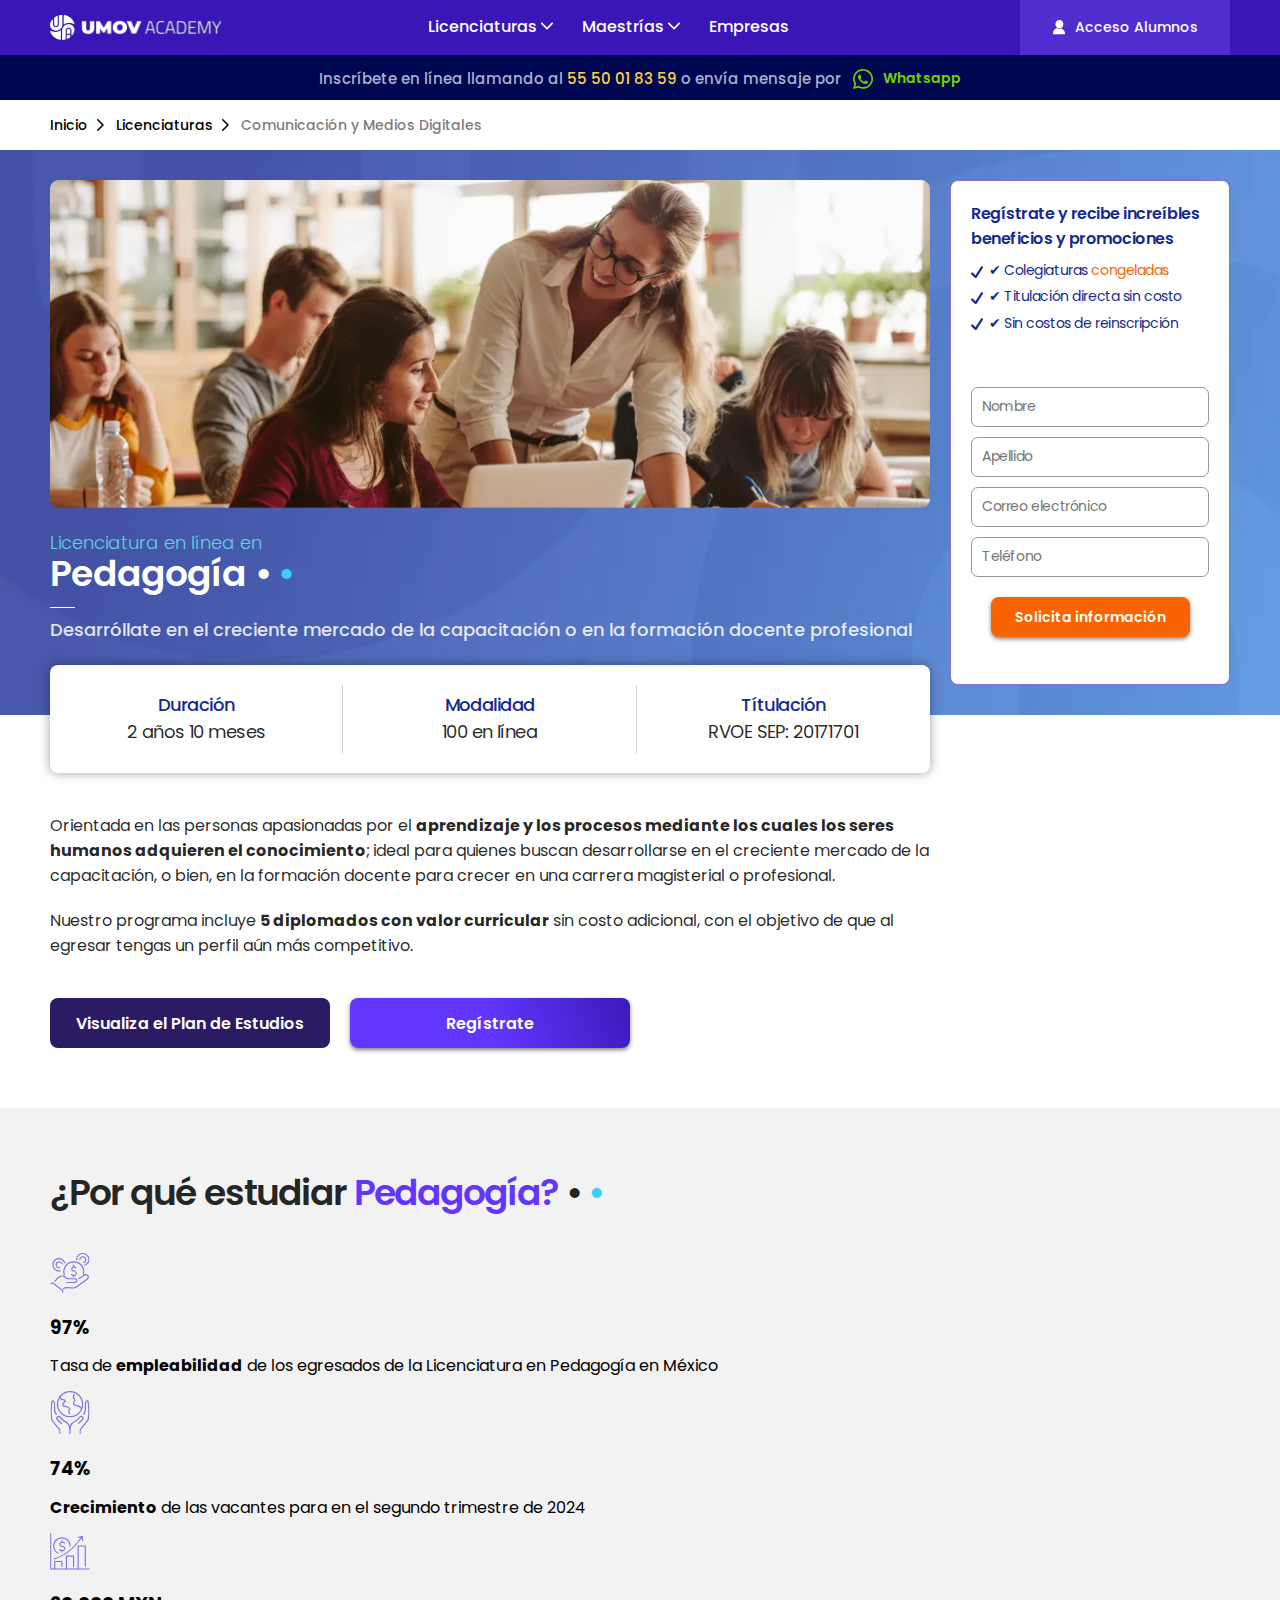
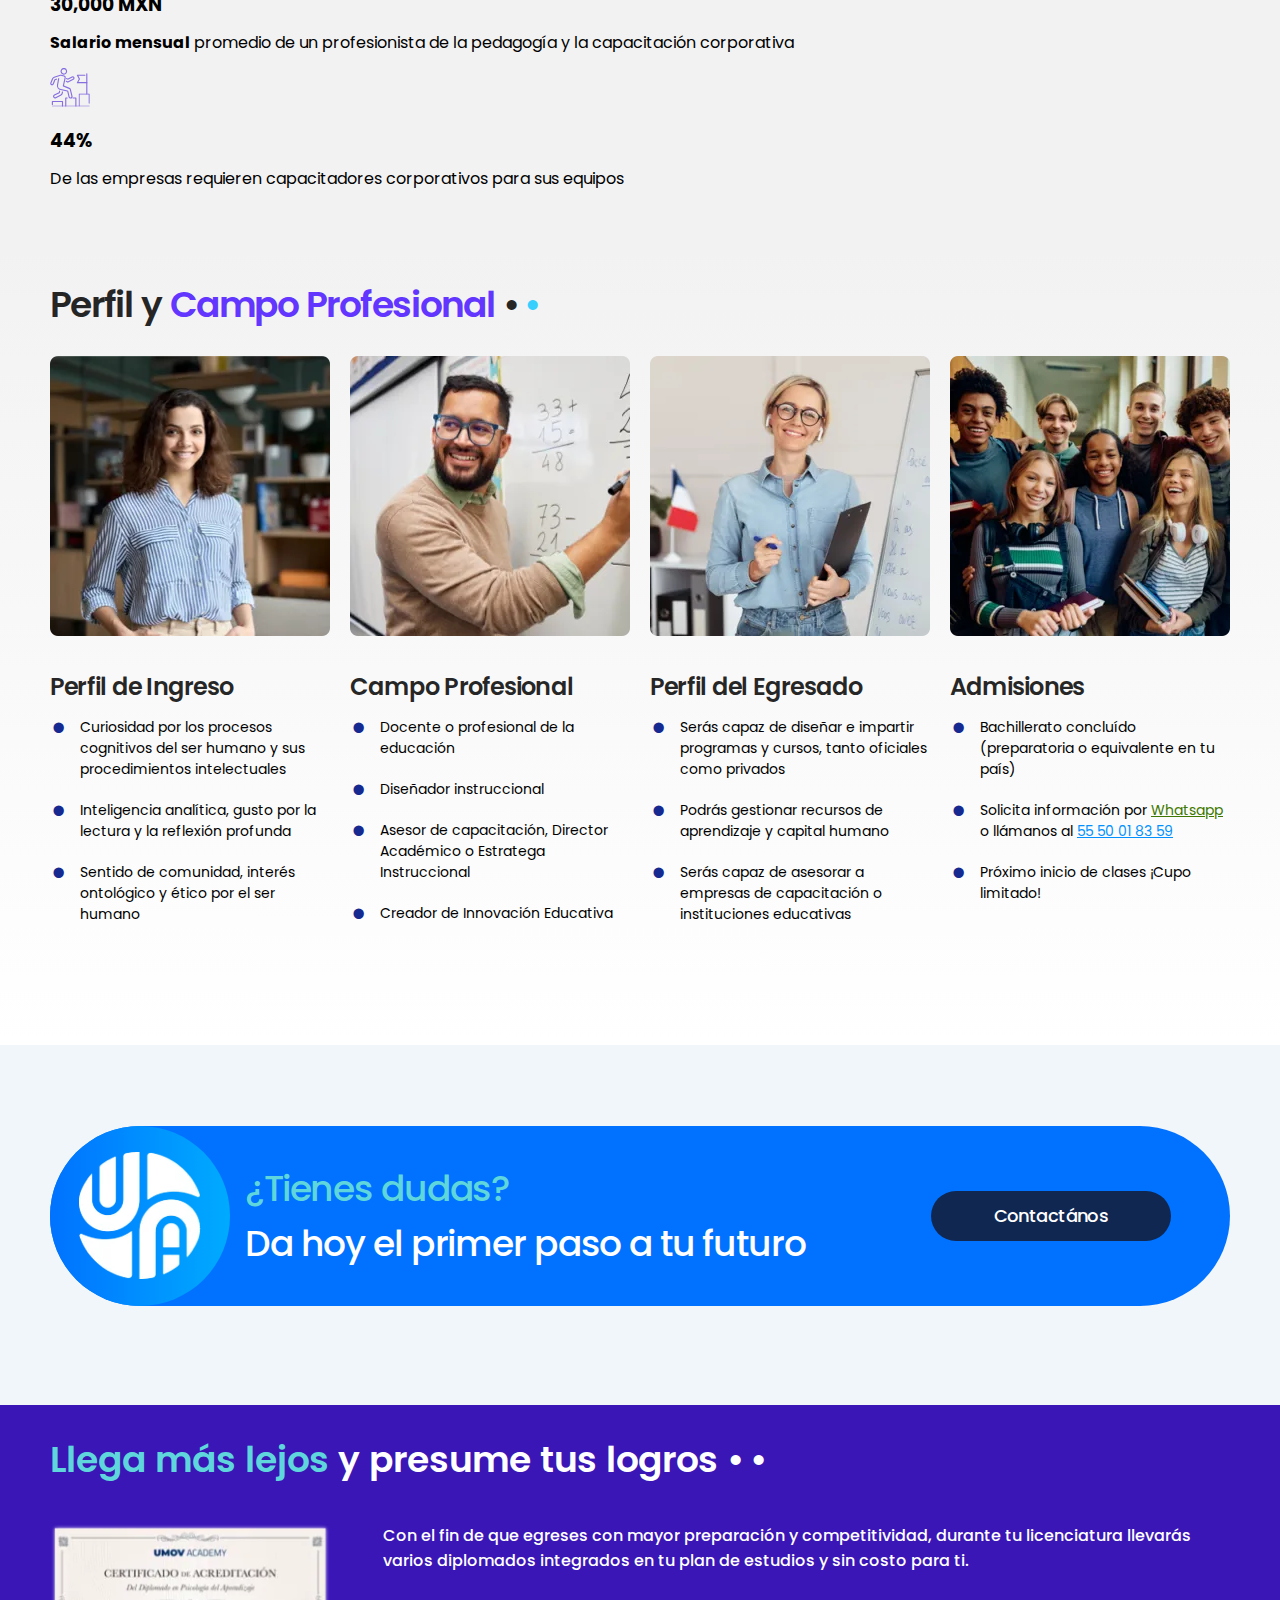
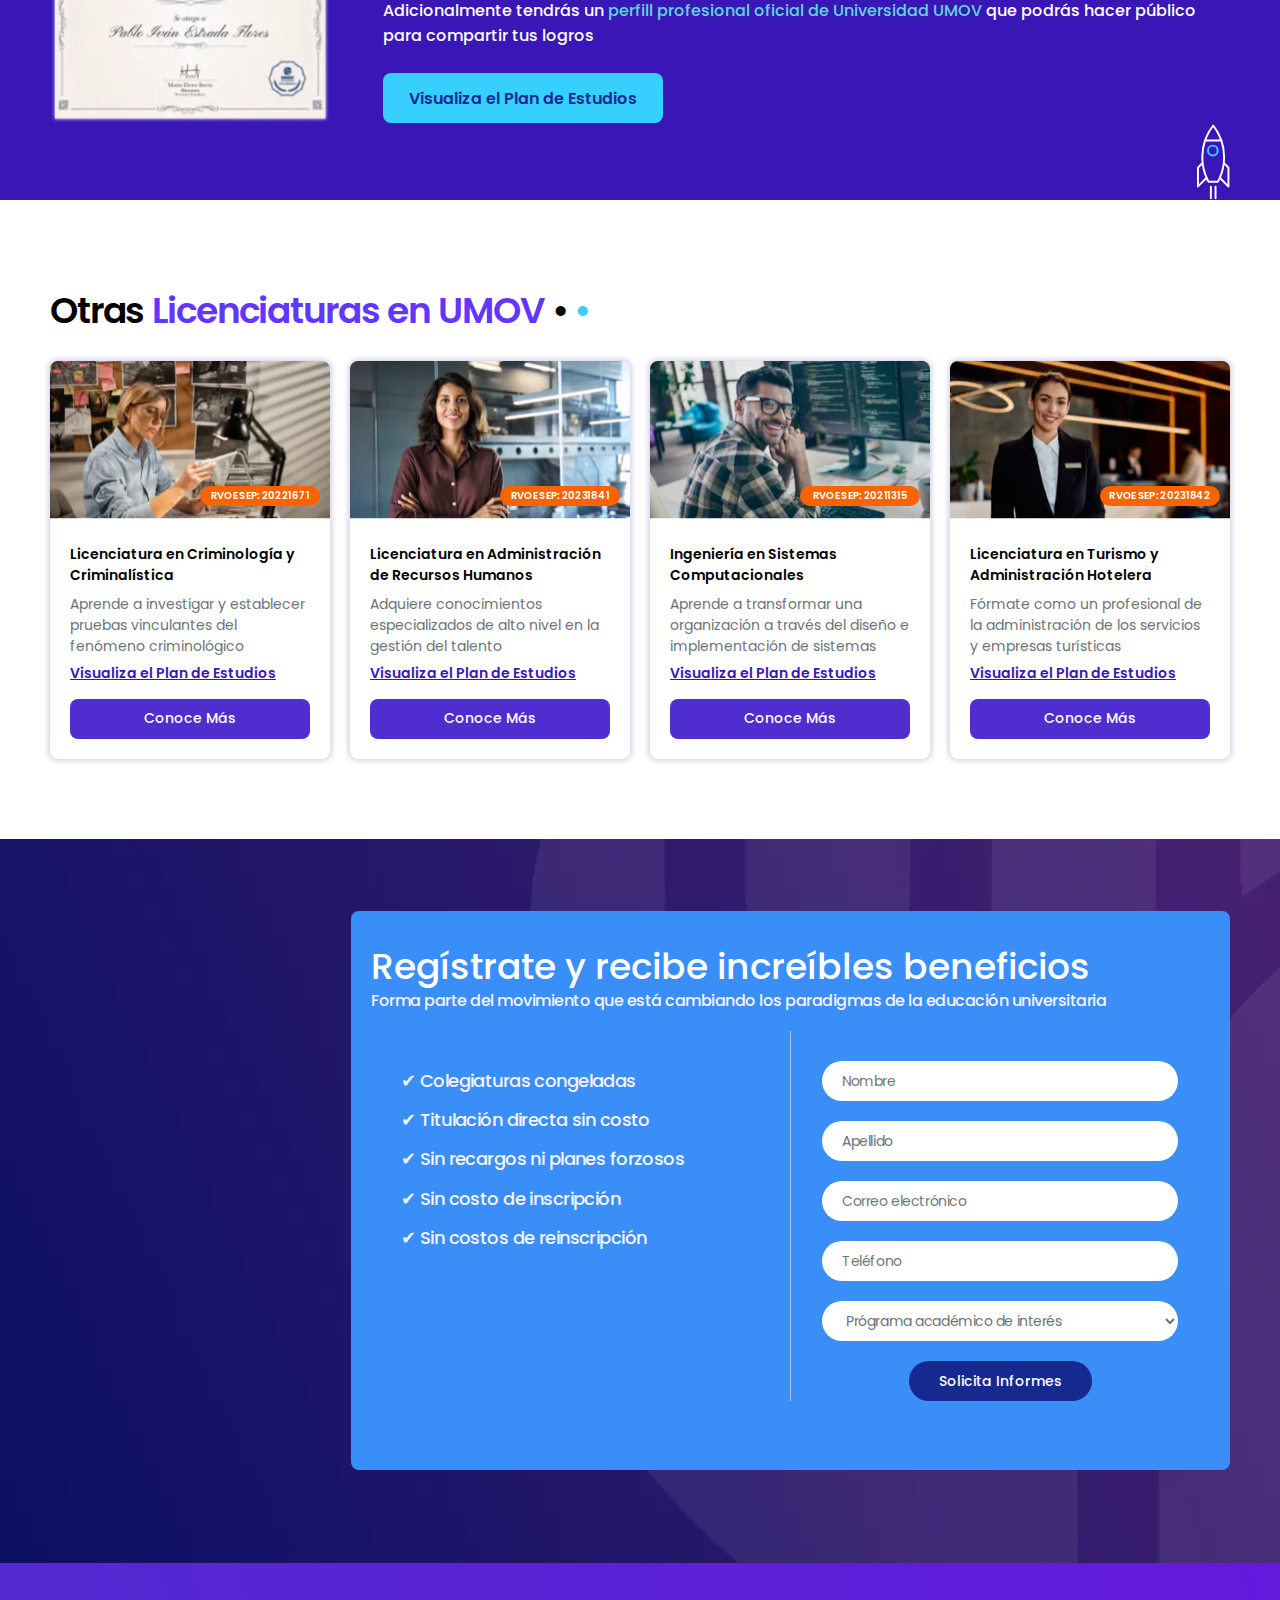
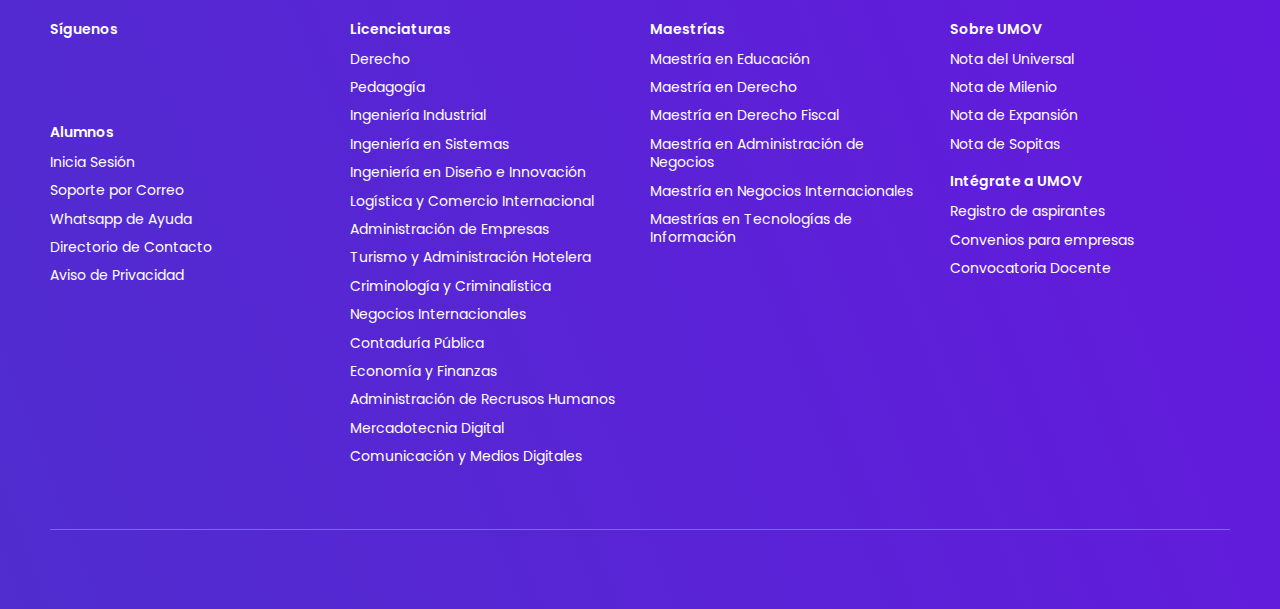
<file: detalle.html>
<!DOCTYPE html>
<html lang="en">
<head>
    <meta charset="UTF-8">
    <meta name="viewport" content="width=device-width, initial-scale=1.0">
    <meta http-equiv="X-UA-Compatible" content="IE=edge">
    <title>UMOV Academy | Detalle</title>
    <link rel="stylesheet" href="css/normalize.css">
    <link rel="stylesheet" href="css/style.css">
    <meta name="description" content="UMOV Academy - Detalle">
</head>
<body>
    <nav class="mobile-menu">
        <div class="mobile-menu-header">
            <div class="mobile-menu-close">✕</div>
            <img src="./assets/logo-menu-mobile.webp" alt="UMOV Academy" width="171.3" height="25" loading="lazy">
        </div>
        <div class="mobile-menu-content">
            <ul>
                <li class="mobile-menu-item">
                    <div class="mobile-menu-item-title">
                        <div class="container">
                            <span class="mobile-menu-item-name mobile-menu-item-close">Licenciaturas</span>
                        </div>
                    </div>
                    <ul class="mobile-menu-item-submenu">
                        <div class="container">
                            <li><a href="#" title="Derecho">Derecho →</a></li>
                            <li><a href="#" title="Pedagogía">Pedagogía →</a></li>
                            <li><a href="#" title="Ingeniería Industrial">Ingeniería Industrial →</a></li>
                            <li><a href="#" title="Ingeniería en Sistemas">Ingeniería en Sistemas →</a></li>
                            <li><a href="#" title="Ingeniería en Diseño e Innovación">Ingeniería en Diseño e Innovación →</a></li>
                            <li><a href="#" title="Logística y Comercio Internacional">Logística y Comercio Internacional →</a></li>
                            <li><a href="#" title="Administración de Empresas">Administración de Empresas →</a></li>
                            <li><a href="#" title="Turismo y Administración Hotelera">Turismo y Administración Hotelera →</a></li>
                            <li><a href="#" title="Criminología y Criminalística">Criminología y Criminalística →</a></li>
                            <li><a href="#" title="Negocios Internacionales">Negocios Internacionales →</a></li>
                            <li><a href="#" title="Contaduría Pública">Contaduría Pública →</a></li>
                            <li><a href="#" title="Economía y Finanzas">Economía y Finanzas →</a></li>
                            <li><a href="#" title="Administración de Recrusos Humanos">Administración de Recrusos Humanos →</a></li>
                            <li><a href="#" title="Mercadotecnia Digital">Mercadotecnia Digital →</a></li>
                            <li><a href="#" title="Comunicación y Medios Digitales">Comunicación y Medios Digitales →</a></li>
                        </div>
                    </ul>
                </li>
                <li class="mobile-menu-item">
                    <div class="mobile-menu-item-title">
                        <div class="container">
                            <span class="mobile-menu-item-name mobile-menu-item-close">Maestrías</span>
                        </div>
                    </div>
                    <ul class="mobile-menu-item-submenu">
                        <div class="container">
                            <li><a href="#" title="Maestría 1">Maestría 1 →</a></li>
                            <li><a href="#" title="Maestría 2">Maestría 2 →</a></li>
                            <li><a href="#" title="Maestría 3">Maestría 3 →</a></li>
                            <li><a href="#" title="Maestría 4">Maestría 4 →</a></li>
                            <li><a href="#" title="Maestría 5">Maestría 5 →</a></li>
                            <li><a href="#" title="Maestría 6">Maestría 6 →</a></li>
                            <li><a href="#" title="Maestría 7">Maestría 7 →</a></li>
                            <li><a href="#" title="Maestría 8">Maestría 8 →</a></li>
                            <li><a href="#" title="Maestría 9">Maestría 9 →</a></li>
                            <li><a href="#" title="Maestría 10">Maestría 10 →</a></li>
                        </div>
                    </ul>
                </li>
            </ul>
        </div>
        <div class="mobile-menu-footer">
            <div class="container">
                <div class="mobile-menu-footer-contact">
                    <a href="#" title="Llámanos" class="mobile-menu-footer-phone">Llámanos</a>
                    <a href="#" title="WhatsApp" class="mobile-menu-footer-whatsapp">WhatsApp</a>
                </div>
                <div class="mobile-menu-footer-login">
                    <a href="#" title="Ingresa como alumno" class="mobile-menu-footer-enter">Ingresa como alumno</a>
                </div>
            </div>
        </div>
    </nav>

    <nav class="nav-main">
        <div class="container">
            <div class="nav-main-grid">
                <div class="nav-main-mobile-menu">
                    <div class="nav-main-mobile-menu-icon">
                        <img src="./assets/menu-mobile.svg" width="21" height="16" alt="Menú" loading="lazy">
                        Menú
                    </div>
                </div>
                <div class="nav-main-logo">
                    <a href="#" title="Inicio">
                        <img src="./assets/logo.webp" width="172" height="25" alt="UMOV Academy" loading="lazy">
                    </a>
                </div>
                <div class="nav-main-links">
                    <ul class="nav-main-links-items">
                        <li class="nav-main-links-item">
                            <a href="#" title="Licenciaturas">
                                Licenciaturas
                                <img src="./assets/down-icon.svg" alt="Licenciaturas" width="12" height="12" loading="lazy">
                            </a>
                            <ul class="nav-main-links-submenu">
                                <li><a href="#" title="Derecho">Derecho →</a></li>
                                <li><a href="#" title="Pedagogía">Pedagogía →</a></li>
                                <li><a href="#" title="Ingeniería Industrial">Ingeniería Industrial →</a></li>
                                <li><a href="#" title="Ingeniería en Sistemas">Ingeniería en Sistemas →</a></li>
                                <li><a href="#" title="Ingeniería en Diseño e Innovación">Ingeniería en Diseño e Innovación →</a></li>
                                <li><a href="#" title="Logística y Comercio Internacional">Logística y Comercio Internacional →</a></li>
                                <li><a href="#" title="Administración de Empresas">Administración de Empresas →</a></li>
                                <li><a href="#" title="Turismo y Administración Hotelera">Turismo y Administración Hotelera →</a></li>
                                <li><a href="#" title="Criminología y Criminalística">Criminología y Criminalística →</a></li>
                                <li><a href="#" title="Negocios Internacionales">Negocios Internacionales →</a></li>
                                <li><a href="#" title="Contaduría Pública">Contaduría Pública →</a></li>
                                <li><a href="#" title="Economía y Finanzas">Economía y Finanzas →</a></li>
                                <li><a href="#" title="Administración de Recrusos Humanos">Administración de Recrusos Humanos →</a></li>
                                <li><a href="#" title="Mercadotecnia Digital">Mercadotecnia Digital →</a></li>
                                <li><a href="#" title="Comunicación y Medios Digitales">Comunicación y Medios Digitales →</a></li>
                            </ul>
                        </li>
                        <li class="nav-main-links-item">
                            <a href="#" title="Maestrías">
                                Maestrías
                                <img src="./assets/down-icon.svg" alt="Maestrías" width="12" height="12" loading="lazy">
                            </a>
                            <ul class="nav-main-links-submenu">
                                <li><a href="#" title="Derecho">Derecho →</a></li>
                                <li><a href="#" title="Pedagogía">Pedagogía →</a></li>
                                <li><a href="#" title="Ingeniería Industrial">Ingeniería Industrial →</a></li>
                                <li><a href="#" title="Ingeniería en Sistemas">Ingeniería en Sistemas →</a></li>
                                <li><a href="#" title="Ingeniería en Diseño e Innovación">Ingeniería en Diseño e Innovación →</a></li>
                            </ul>
                        </li>
                        <li class="nav-main-links-item">
                            <a href="#" title="Empresas">Empresas</a>
                            <ul class="nav-main-links-submenu">
                                <li><a href="#" title="Derecho">Derecho →</a></li>
                                <li><a href="#" title="Pedagogía">Pedagogía →</a></li>
                                <li><a href="#" title="Ingeniería Industrial">Ingeniería Industrial →</a></li>
                            </ul>
                        </li>
                    </ul>
                </div>
                <a href="#" class="nav-main-login">
                    <img src="./assets/login.svg" alt="Acceso Alumnos" width="12" height="15" loading="lazy">
                    Acceso Alumnos
                </a>
                <div class="nav-main-mobile-login">
                    <a href="#" title="Acceso Alumnos">
                        <img src="./assets/login-mobile.svg" alt="Acceso Alumnos" width="16" height="19" loading="lazy">
                    </a>
                </div>
            </div>
        </div>
        <div class="nav-main-submenu-wrapper"></div>
    </nav>
    
    <section class="contact-bar">
        <div class="container">
            <div class="contact-bar-grid">
                <p class="contact-bar-info">Inscríbete en línea llamando al <a href="tel:5550018359">55 50 01 83 59</a> o envía mensaje por</p>
                <a href="#" title="Whatsapp" class="contact-bar-whatsapp">
                    <img src="./assets/whatsapp.svg" alt="Acceso Alumnos" width="20" height="20" loading="lazy">
                    Whatsapp
                </a>
            </div>
        </div>
    </section>
    
    <section class="breadcrumbs">
        <div class="container">
            <ul>
                <li>
                    <a href="#" title="Inicio">Inicio</a>
                    <img src="./assets/right-icon.svg" alt="Inicio" width="24" height="18" loading="lazy">
                </li>
                <li>
                    <a href="#" title="Licenciaturas">Licenciaturas</a>
                    <img src="./assets/right-icon.svg" alt="Inicio" width="24" height="18" loading="lazy">
                </li>
                <li>
                    <a href="#" title="Comunicación y Medios Digitales" class="breadcrumbs-active">Comunicación y Medios Digitales</a>
                </li>
            </ul>
        </div>
    </section>

    <header class="hero-detail">
        <div class="container">
            <div class="hero-detail-grid">
                <div class="hero-detail-content">
                    <img src="./assets/hero-detail-content.webp" alt="Licenciatura en Pedagogía" width="880px" height="328px" loading="lazy" class="hero-detail-image-desktop">
                    <img src="./assets/hero-detail-content-mobile.webp" alt="Licenciatura en Pedagogía" width="349px" height="130px" loading="lazy" class="hero-detail-image-mobile">
                    <h1>
                        <span class="hero-detail-title-small">Licenciatura en línea en </span>
                        Pedagogía <span class="hero-detail-title-point">•</span>
                    </h1>
                    <div class="hero-detail-divider"></div>
                    <p>Desarróllate en el creciente mercado de la capacitación o en la formación docente profesional</p>
                </div>
                <div class="hero-detail-form">
                    <h2>Regístrate y recibe increíbles beneficios y promociones</h2>
                    <ul>
                        <li>✔  Colegiaturas <span class="hero-detail-form-highlight">congeladas</span></li>
                        <li>✔  Titulación directa sin costo</li>
                        <li>✔  Sin costos de reinscripción</li>
                    </ul>
                    <form action="#">
                        <input type="text" name="name" id="name" placeholder="Nombre">
                        <input type="text" name="second-name" id="second-name" placeholder="Apellido">
                        <input type="email" name="email" id="email" placeholder="Correo electrónico">
                        <input type="number" name="phone" id="phone" placeholder="Teléfono">
                        <button>Solicita información</button>
                    </form>
                </div>
            </div>
        </div>
    </header>

    <main>
        <section class="description">
            <div class="container">
                <div class="description-features">
                    <div class="description-feature">
                        <h3>Duración</h3>
                        <p>2 años 10 meses</p>
                    </div>
                    <div class="description-feature">
                        <h3>Modalidad</h3>
                        <p>100 en línea</p>
                    </div>
                    <div class="description-feature">
                        <h3>Títulación</h3>
                        <p>RVOE SEP: 20171701</p>
                    </div>
                </div>
                <div class="description-content">
                    <p>Orientada en las personas apasionadas por el <strong>aprendizaje y los procesos mediante los cuales los seres humanos adquieren el conocimiento</strong>; ideal para quienes buscan desarrollarse en el creciente mercado de la capacitación, o bien, en la formación docente para crecer en una carrera magisterial o profesional.</p>
                    <p>Nuestro programa incluye <strong>5 diplomados con valor curricular</strong> sin costo adicional, con el objetivo de que al egresar tengas un perfil aún más competitivo.</p>
                </div>
                <div class="description-buttons">
                    <a href="#" title="Visualiza el Plan de Estudios" class="description-button-primary">Visualiza el Plan de Estudios</a>
                    <a href="#" title="Regístrate" class="description-button-secondary">Regístrate</a>
                </div>
            </div>
        </section>

        <section class="why-study">
            <div class="container">
                <h2>¿Por qué estudiar <span class="why-study-highlight">Pedagogía?</span> <span class="why-study-point">•</span></h2>
                <div class="why-study-grid">
                    <div class="why-study-item">
                        <img src="./assets/why-study-97.svg" alt="97%" width="40" height="40" loading="lazy">
                        <h3>97%</h3>
                        <p>Tasa de <strong>empleabilidad</strong> de los egresados de la Licenciatura en Pedagogía en México</p>
                    </div>
                    <div class="why-study-item">
                        <img src="./assets/why-study-74.svg" alt="74%" width="40" height="44" loading="lazy">
                        <h3>74%</h3>
                        <p><strong>Crecimiento</strong> de las vacantes para en el segundo trimestre de 2024</p>
                    </div>
                    <div class="why-study-item">
                        <img src="./assets/why-study-30000.svg" alt="30,000 MXN" width="40" height="37.5" loading="lazy">
                        <h3>30,000 MXN</h3>
                        <p><strong>Salario mensual</strong> promedio de un profesionista de la pedagogía y la capacitación corporativa</p>
                    </div>
                    <div class="why-study-item">
                        <img src="./assets/why-study-44.svg" alt="44%" width="40" height="38.6" loading="lazy">
                        <h3>44%</h3>
                        <p>De las empresas requieren capacitadores corporativos para sus equipos</p>
                    </div>
                </div>
            </div>
        </section>

        <section class="profile">
            <div class="container">
                <h2>Perfil y <span class="profile-highlight">Campo Profesional</span> <span class="profile-point">•</span></h2>
                <div class="profile-grid">
                    <div class="profile-item">
                        <div class="profile-item-image">
                            <img src="./assets/perfil-de-ingreso.webp" alt="Perfil de Ingreso" class="profile-item-image-desktop" width="280" height="280" loading="lazy">
                            <img src="./assets/perfil-de-ingreso-mobile.webp" alt="Perfil de Ingreso" class="profile-item-image-mobile" width="350" height="198" loading="lazy">
                        </div>
                        <div class="profile-item-content">
                            <h3>Perfil de Ingreso</h3>
                            <ul>
                                <li>Curiosidad por los procesos cognitivos del ser humano y sus procedimientos intelectuales</li>
                                <li>Inteligencia analítica, gusto por la lectura y la reflexión profunda</li>
                                <li>Sentido de comunidad, interés ontológico y ético por el ser humano</li>
                            </ul>
                        </div>
                    </div>
                    <div class="profile-item">
                        <div class="profile-item-image">
                            <img src="./assets/campo-profesional.webp" alt="Campo Profesional" class="profile-item-image-desktop" width="280" height="280" loading="lazy">
                            <img src="./assets/campo-profesional-mobile.webp" alt="Campo Profesional" class="profile-item-image-mobile" width="350" height="198" loading="lazy">
                        </div>
                        <div class="profile-item-content">
                            <h3>Campo Profesional</h3>
                            <ul>
                                <li>Docente o profesional de la educación</li>
                                <li>Diseñador instruccional</li>
                                <li>Asesor de capacitación, Director Académico o Estratega Instruccional</li>
                                <li>Creador de Innovación Educativa</li>
                            </ul>
                        </div>
                    </div>
                    <div class="profile-item">
                        <div class="profile-item-image">
                            <img src="./assets/perfil-del-egresado.webp" alt="Perfil del Egresado" class="profile-item-image-desktop" width="280" height="280" loading="lazy">
                            <img src="./assets/perfil-del-egresado-mobile.webp" alt="Perfil del Egresado" class="profile-item-image-mobile" width="350" height="198" loading="lazy">
                        </div>
                        <div class="profile-item-content">
                            <h3>Perfil del Egresado</h3>
                            <ul>
                                <li>Serás capaz de diseñar e impartir programas y cursos, tanto oficiales como privados</li>
                                <li>Podrás gestionar recursos de aprendizaje y capital humano</li>
                                <li>Serás capaz de asesorar a empresas de capacitación o instituciones educativas</li>
                            </ul>
                        </div>
                    </div>
                    <div class="profile-item">
                        <div class="profile-item-image">
                            <img src="./assets/admisiones.webp" alt="Admisiones" class="profile-item-image-desktop" width="280" height="280" loading="lazy">
                            <img src="./assets/admisiones-mobile.webp" alt="Admisiones" class="profile-item-image-mobile" width="350" height="198" loading="lazy">
                        </div>
                        <div class="profile-item-content">
                            <h3>Admisiones</h3>
                            <ul>
                                <li>Bachillerato concluído (preparatoria o equivalente en tu país)</li>
                                <li>Solicita información por <a href="#" title="WhatsApp" class="profile-item-whatsapp">Whatsapp</a> o llámanos al <a href="#" title="Teléfono" class="profile-item-phone">55 50 01 83 59</a></li>
                                <li>Próximo inicio de clases ¡Cupo limitado!</li>
                            </ul>
                        </div>
                    </div>
                </div>
            </div>
        </section>

        <section class="contact-banner">
            <div class="container">
                <div class="contact-banner-grid">
                    <div class="contact-banner-image">
                        <div class="contact-banner-image-circle">
                            <img src="./assets/contact-banner.webp" alt="Contáctanos" width="121.6" height="127">
                        </div>
                    </div>
                    <div class="contact-banner-info">
                        <h2 class="contact-banner-info-title">
                            <span class="contact-banner-info-highlight">¿Tienes dudas?</span><br>
                            Da hoy el primer paso a tu futuro
                        </h2>
                        <h2 class="contact-banner-info-title-mobile">
                            <span class="contact-banner-info-highlight">¿Tienes dudas?</span>
                            Da hoy el primer paso a tu futuro
                        </h2>
                    </div>
                    <div class="contact-banner-button">
                        <a href="#" title="Contactános">Contactános</a>
                    </div>
                </div>
            </div>
        </section>

        <section class="certificate">
            <div class="container">
                <h2><span class="certificate-highlight">Llega más lejos</span> y presume tus logros •</h2>
                <div class="certificate-grid">
                    <div class="certificate-image">
                        <img src="./assets/certificate.webp" alt="Certificado de Acreditación" width="280.5" height="201" loading="lazy">
                    </div>
                    <div class="certificate-content">
                        <p>Con el fin de que egreses con mayor preparación y competitividad, durante tu licenciatura llevarás varios diplomados integrados en tu plan de estudios y sin costo para ti.</p>
                        <p>Adicionalmente tendrás un <span class="certificate-highlight">perfill profesional oficial de Universidad UMOV</span> que podrás hacer público para compartir tus logros</p>
                        <a href="#" title="Visualiza el Plan de Estudios" class="certificate-button">Visualiza el Plan de Estudios</a>
                    </div>
                </div>
                <div class="certificate-icon">
                    <img src="./assets/certificate-icon.svg" alt="Certificado de Acreditación" width="33.4" height="75.8" loading="lazy">
                </div>
            </div>
        </section>

        <section class="other-careers">
            <div class="container">
                <h2>Otras <span class="other-careers-highlight">Licenciaturas en UMOV</span> <span class="other-careers-point">•</span></h2>
                <div class="other-careers-grid desktop">
                    <div class="other-careers-item">
                        <div class="other-careers-item-badge">
                            RVOE SEP: 20221671
                        </div>
                        <img src="./assets/licenciatura-en-criminologia-y-criminalistica.webp" alt="Licenciatura en Criminología y Criminalística" width="280" height="158.2" loading="lazy">
                        <div class="other-careers-item-content">
                            <h3>Licenciatura en Criminología y Criminalística</h3>
                            <p>Aprende a investigar y establecer pruebas vinculantes del fenómeno criminológico</p>
                            <a href="#" title="Visualiza el Plan de Estudios" class="other-careers-item-link">Visualiza el Plan de Estudios</a>
                            <a href="#" title="Conoce Más" class="other-careers-item-button">Conoce Más</a>
                        </div>
                    </div>
                    <div class="other-careers-item">
                        <div class="other-careers-item-badge">
                            RVOE SEP: 20231841
                        </div>
                        <img src="./assets/licenciatura-en-administracion-de-recursos-humanos.webp" alt="Licenciatura en Administración de Recursos Humanos" width="280" height="158.2" loading="lazy">
                        <div class="other-careers-item-content">
                            <h3>Licenciatura en Administración de Recursos Humanos</h3>
                            <p>Adquiere conocimientos especializados de alto nivel en la gestión del talento</p>
                            <a href="#" title="Visualiza el Plan de Estudios" class="other-careers-item-link">Visualiza el Plan de Estudios</a>
                            <a href="#" title="Conoce Más" class="other-careers-item-button">Conoce Más</a>
                        </div>
                    </div>
                    <div class="other-careers-item">
                        <div class="other-careers-item-badge">
                            RVOE SEP: 20211315
                        </div>
                        <img src="./assets/ingenieria-en-sistemas-computacionales.webp" alt="Ingeniería en Sistemas Computacionales" width="280" height="158.2" loading="lazy">
                        <div class="other-careers-item-content">
                            <h3>Ingeniería en Sistemas Computacionales</h3>
                            <p>Aprende a transformar una organización a través del diseño e implementación de sistemas</p>
                            <a href="#" title="Visualiza el Plan de Estudios" class="other-careers-item-link">Visualiza el Plan de Estudios</a>
                            <a href="#" title="Conoce Más" class="other-careers-item-button">Conoce Más</a>
                        </div>
                    </div>
                    <div class="other-careers-item">
                        <div class="other-careers-item-badge">
                            RVOE SEP: 20231842
                        </div>
                        <img src="./assets/licenciatura-en-turismo-y-administracion-hotelera.webp" alt="Licenciatura en Turismo y Administración Hotelera" width="280" height="158.2" loading="lazy">
                        <div class="other-careers-item-content">
                            <h3>Licenciatura en Turismo y Administración Hotelera</h3>
                            <p>Fórmate como un profesional de la administración de los servicios y empresas turísticas</p>
                            <a href="#" title="Visualiza el Plan de Estudios" class="other-careers-item-link">Visualiza el Plan de Estudios</a>
                            <a href="#" title="Conoce Más" class="other-careers-item-button">Conoce Más</a>
                        </div>
                    </div>
                </div>
                <div class="other-careers-grid tablet">
                    <div class="other-careers-item">
                        <div class="other-careers-item-badge">
                            RVOE SEP: 20221669
                        </div>
                        <img src="./assets/ingenieria-en-sistemas-computacionales-mobile.webp" alt="Ingeniería en Sistemas Computacionales" width="350" height="150" loading="lazy">
                        <div class="other-careers-item-content">
                            <h3>Ingeniería en Sistemas Computacionales</h3>
                            <p>Aprende a transformar una organización a través del diseño, implementación de sistemas innovadores</p>
                            <a href="#" title="Visualiza el Plan de Estudios" class="other-careers-item-link">Visualiza el Plan de Estudios</a>
                            <a href="#" title="Conoce Más" class="other-careers-item-button">Conoce Más</a>
                        </div>
                    </div>
                    <div class="other-careers-item">
                        <div class="other-careers-item-badge">
                            RVOE SEP: 20221669
                        </div>
                        <img src="./assets/licenciatura-en-turismo-y-administracion-hotelera-mobile.webp" alt="Licenciatura en Turismo y Administración Hotelera" width="350" height="150" loading="lazy">
                        <div class="other-careers-item-content">
                            <h3>Licenciatura en Turismo y Administración Hotelera</h3>
                            <p>Fórmate como un profesional de la administración de los servicios y empresas turísticas de clase mundial</p>
                            <a href="#" title="Visualiza el Plan de Estudios" class="other-careers-item-link">Visualiza el Plan de Estudios</a>
                            <a href="#" title="Conoce Más" class="other-careers-item-button">Conoce Más</a>
                        </div>
                    </div>
                    <div class="other-careers-item">
                        <div class="other-careers-item-badge">
                            RVOE SEP: 20171701
                        </div>
                        <img src="./assets/licenciatura-en-pedagogia-mobile.webp" alt="Licenciatura en Pedagogía" width="350" height="150" loading="lazy">
                        <div class="other-careers-item-content">
                            <h3>Licenciatura en Pedagogía</h3>
                            <p>Implementa soluciones de aprendizaje que desarrollen todo el potencia del ser humano</p>
                            <a href="#" title="Visualiza el Plan de Estudios" class="other-careers-item-link">Visualiza el Plan de Estudios</a>
                            <a href="#" title="Conoce Más" class="other-careers-item-button">Conoce Más</a>
                        </div>
                    </div>
                    <div class="other-careers-item">
                        <div class="other-careers-item-badge">
                            RVOE SEP: 20171694
                        </div>
                        <img src="./assets/licenciatura-en-derecho-mobile.webp" alt="Licenciatura en Derecho" width="350" height="150" loading="lazy">
                        <div class="other-careers-item-content">
                            <h3>Licenciatura en Derecho</h3>
                            <p>Aprende a solucionar problemas jurídicos mediante un programa impartido por expertos</p>
                            <a href="#" title="Visualiza el Plan de Estudios" class="other-careers-item-link">Visualiza el Plan de Estudios</a>
                            <a href="#" title="Conoce Más" class="other-careers-item-button">Conoce Más</a>
                        </div>
                    </div>
                </div>
                <div class="other-careers-grid mobile">
                    <div class="other-careers-item">
                        <div class="other-careers-item-badge">
                            RVOE SEP: 20221671
                        </div>
                        <img src="./assets/licenciatura-en-criminologia-y-criminalistica.webp" alt="Licenciatura en Criminología y Criminalística" width="350" height="198" loading="lazy">
                        <div class="other-careers-item-content">
                            <h3>Licenciatura en Criminología y Criminalística</h3>
                            <p>Aprende a investigar y establecer pruebas vinculantes del fenómeno criminológico</p>
                            <a href="#" title="Visualiza el Plan de Estudios" class="other-careers-item-link">Visualiza el Plan de Estudios</a>
                            <a href="#" title="Conoce Más" class="other-careers-item-button">Conoce Más</a>
                        </div>
                    </div>
                    <div class="other-careers-item">
                        <div class="other-careers-item-badge">
                            RVOE SEP: 20231841
                        </div>
                        <img src="./assets/licenciatura-en-administracion-de-recursos-humanos.webp" alt="Licenciatura en Administración de Recursos Humanos" width="350" height="198" loading="lazy">
                        <div class="other-careers-item-content">
                            <h3>Licenciatura en Administración de Recursos Humanos</h3>
                            <p>Adquiere conocimientos especializados de alto nivel en la gestión del talento</p>
                            <a href="#" title="Visualiza el Plan de Estudios" class="other-careers-item-link">Visualiza el Plan de Estudios</a>
                            <a href="#" title="Conoce Más" class="other-careers-item-button">Conoce Más</a>
                        </div>
                    </div>
                    <div class="other-careers-item">
                        <div class="other-careers-item-badge">
                            RVOE SEP: 20211315
                        </div>
                        <img src="./assets/ingenieria-en-sistemas-computacionales.webp" alt="Ingeniería en Sistemas Computacionales" width="350" height="198" loading="lazy">
                        <div class="other-careers-item-content">
                            <h3>Ingeniería en Sistemas Computacionales</h3>
                            <p>Aprende a transformar una organización a través del diseño e implementación de sistemas</p>
                            <a href="#" title="Visualiza el Plan de Estudios" class="other-careers-item-link">Visualiza el Plan de Estudios</a>
                            <a href="#" title="Conoce Más" class="other-careers-item-button">Conoce Más</a>
                        </div>
                    </div>
                </div>
                <a href="#" title="Todas las Licenciaturas" class="other-careers-button">Todas las Licenciaturas</a>
            </div>
        </section>

        <section class="contact">
            <div class="container">
                <div class="contact-grid">
                    <div class="contact-item-image">
                        <img src="./assets/contact.webp" alt="Contacto" width="280" height="559" class="contact-item-image-desktop" loading="lazy">
                        <img src="./assets/contact-mobile.webp" alt="Contacto" width="350" height="580" class="contact-item-image-mobile" loading="lazy">
                    </div>
                    <div class="contact-item-form">
                        <h2 class="contact-item-form-title">Regístrate y recibe increíbles beneficios</h2>
                        <h2 class="contact-item-form-title-mobile">Regístrate y recibe increíbles beneficios y promociones</h2>
                        <p>Forma parte del movimiento que está cambiando los paradigmas de la educación universitaria</p>
                        <div class="contact-form-grid">
                            <div class="contact-form-item-benefits">
                                ✔ Colegiaturas congeladas<br>
                                ✔ Titulación directa sin costo<br> 
                                ✔ Sin recargos ni planes forzosos<br>
                                ✔ Sin costo de inscripción<br>
                                ✔ Sin costos de reinscripción
                            </div>
                            <div class="contact-form-item-benefits-mobile">
                                ✔  Colegiaturas congeladas<br>
                                ✔  Titulación directa sin costo<br> 
                                ✔  Sin recargos ni planes forzosos<br> 
                                ✔  Sin costo de inscripción ni reinscripción
                            </div>
                            <div class="contact-form-item-form">
                                <form action="#">
                                    <input type="text" name="name" id="name" placeholder="Nombre">
                                    <input type="text" name="second-name" id="second-name" value="Apellido">
                                    <input type="email" name="email" id="email" placeholder="Correo electrónico">
                                    <input type="number" name="phone" id="phone" placeholder="Teléfono">
                                    <select name="program" id="program">
                                        <option value="Prógrama académico de interés">Prógrama académico de interés</option>
                                        <option value="Ingeniería Industrial">Ingeniería Industrial</option>
                                        <option value="Ingeniería en sistemas computacionales">Ingeniería en sistemas computacionales</option>
                                        <option value="Ingeniería en diseño e innovación">Ingeniería en diseño e innovaciónion>
                                        <option value="Licenciatura en pedagogía">Licenciatura en pedagogía</option>
                                        <option value="Licenciatura en derecho">Licenciatura en derecho</option>
                                        <option value="Licenciatura en administración de empresas">Licenciatura en administración de empresas</option>
                                        <option value="Licenciatura en turismo y administración hotelera">Licenciatura en turismo y administración hotelera</option>
                                        <option value="Licenciatura en criminología y criminalística">Licenciatura en criminología y criminalística</option>
                                        <option value="Licenciatura en negocios internacionales">Licenciatura en negocios internacionales</option>
                                        <option value="Licenciatura en contaduría pública">Licenciatura en contaduría pública</option>
                                        <option value="Licenciatura en logística y comercio internacional">Licenciatura en logística y comercio internacional</option>
                                        <option value="Licenciatura en economía y finanzas">Licenciatura en economía y finanzas</option>
                                        <option value="Licenciatura en adminstración de recursos humanos">Licenciatura en adminstración de recursos humanos</option>
                                        <option value="Licenciatura en mercadotecnia digital">Licenciatura en mercadotecnia digital</option>
                                        <option value="Licenciatura en comunicación y medio digitales">Licenciatura en comunicación y medio digitales</option>
                                        <option value="Maestría en educación">Maestría en educación</option>
                                        <option value="Maestría en administración de negocios - MBA">Maestría en administración de negocios - MBA</option>
                                        <option value="Maestría en derecho">Maestría en derecho</option>
                                        <option value="Maestría en derecho fiscal">Maestría en derecho fiscal</option>
                                        <option value="Maestría en negocios internacionales">Maestría en negocios internacionales</option>
                                        <option value="Maestría en tecnologías de la información">Maestría en tecnologías de la información</option>
                                    </select>
                                    <button type="submit">Solicita Informes</button>
                                </form>
                            </div>
                        </div>
                    </div>
                </div>
            </div>
        </section>
    </main>

    <footer class="footer-main">
        <div class="container">
            <div class="footer-main-grid">
                <div class="footer-main-column footer-main-column-1">
                    <h2>Síguenos</h2>
                    <div class="footer-main-social">
                        <a href="#" title="Facebook">
                            <img src="./assets/facebook.svg" alt="Facebook" width="40" height="40" loading="lazy">
                        </a>
                        <a href="#" title="Instagram">
                            <img src="./assets/instagram.svg" alt="Instagram" width="40" height="40" loading="lazy">
                        </a>
                        <a href="#" title="WhatsApp">
                            <img src="./assets/whatsapp-footer.svg" alt="WhatsApp" width="40" height="40" loading="lazy">
                        </a>
                        <a href="#" title="Youtube">
                            <img src="./assets/youtube.svg" alt="Youtube" width="40" height="40" loading="lazy">
                        </a>
                        <a href="#" title="Linkedin">
                            <img src="./assets/linkedin.svg" alt="Linkedin" width="40" height="40" loading="lazy">
                        </a>
                    </div>
                    <h2>Alumnos</h2>
                    <ul>
                        <li><a href="#" title="Inicia Sesión">Inicia Sesión</a></li>
                        <li><a href="#" title="Soporte por Correo">Soporte por Correo</a></li>
                        <li><a href="#" title="Whatsapp de Ayuda">Whatsapp de Ayuda</a></li>
                        <li><a href="#" title="Directorio de Contacto">Directorio de Contacto</a></li>
                        <li><a href="#" title="Aviso de Privacidad">Aviso de Privacidad</a></li>
                    </ul>
                </div>
                <div class="footer-main-column footer-main-column-2">
                    <h2>Licenciaturas</h2>
                    <ul>
                        <li><a href="#" title="Derecho">Derecho</a></li>
                        <li><a href="#" title="Pedagogía">Pedagogía</a></li>
                        <li><a href="#" title="Ingeniería Industrial">Ingeniería Industrial</a></li>
                        <li><a href="#" title="Ingeniería en Sistemas">Ingeniería en Sistemas</a></li>
                        <li><a href="#" title="Ingeniería en Diseño e Innovación">Ingeniería en Diseño e Innovación</a></li>
                        <li><a href="#" title="Logística y Comercio Internacional">Logística y Comercio Internacional</a></li>
                        <li><a href="#" title="Administración de Empresas">Administración de Empresas</a></li>
                        <li><a href="#" title="Turismo y Administración Hotelera">Turismo y Administración Hotelera</a></li>
                        <li><a href="#" title="Criminología y Criminalística">Criminología y Criminalística</a></li>
                        <li><a href="#" title="Negocios Internacionales">Negocios Internacionales</a></li>
                        <li><a href="#" title="Contaduría Pública">Contaduría Pública</a></li>
                        <li><a href="#" title="Economía y Finanzas">Economía y Finanzas</a></li>
                        <li><a href="#" title="Administración de Recrusos Humanos">Administración de Recrusos Humanos</a></li>
                        <li><a href="#" title="Mercadotecnia Digital">Mercadotecnia Digital</a></li>
                        <li><a href="#" title="Comunicación y Medios Digitales">Comunicación y Medios Digitales</a></li>
                    </ul>
                </div>
                <div class="footer-main-column footer-main-column-3">
                    <h2>Maestrías</h2>
                    <ul>
                        <li><a href="#" title="Maestría en Educación">Maestría en Educación</a></li>
                        <li><a href="#" title="Maestría en Derecho">Maestría en Derecho</a></li>
                        <li><a href="#" title="Maestría en Derecho Fiscal">Maestría en Derecho Fiscal</a></li>
                        <li><a href="#" title="Maestría en Administración de Negocios">Maestría en Administración de Negocios</a></li>
                        <li><a href="#" title="Maestría en Negocios Internacionales">Maestría en Negocios Internacionales</a></li>
                        <li><a href="#" title="Maestrías en Tecnologías de Información">Maestrías en Tecnologías de Información</a></li>
                    </ul>
                </div>
                <div class="footer-main-column footer-main-column-4">
                    <h2>Sobre UMOV</h2>
                    <ul>
                        <li><a href="#" title="Nota del Universal">Nota del Universal</a></li>
                        <li><a href="#" title="Nota de Milenio">Nota de Milenio</a></li>
                        <li><a href="#" title="Nota de Expansión">Nota de Expansión</a></li>
                        <li><a href="#" title="Nota de Sopitas">Nota de Sopitas</a></li>
                    </ul>
                    <h2>Intégrate a UMOV</h2>
                    <ul>
                        <li><a href="#" title="Registro de aspirantes">Registro de aspirantes</a></li>
                        <li><a href="#" title="Convenios para empresas">Convenios para empresas</a></li>
                        <li><a href="#" title="Convocatoria Docente">Convocatoria Docente</a></li>
                        <li><a href="#" title=""></a></li>
                    </ul>
                </div>
            </div>
            <div class="footer-main-copyright">
                <img src="./assets/logo-footer.webp" alt="UMOV ACADEMY" width="213" height="31" loading="lazy">
            </div>
        </div>
    </footer>
    <script src="js/script.js"></script>
</body>
</html>
</file>
<file: css/style.css>
@charset "UTF-8";
@import url("https://fonts.googleapis.com/css2?family=Poppins:ital,wght@0,100;0,200;0,300;0,400;0,500;0,600;0,700;0,800;0,900;1,100;1,200;1,300;1,400;1,500;1,600;1,700;1,800;1,900&display=swap");
html {
  margin: 0;
  padding: 0;
}

body {
  font-family: "Poppins", sans-serif;
}

a {
  text-decoration: none;
}
a:hover {
  text-decoration: underline;
}
a img {
  border: 0;
  display: block;
}

.container {
  width: 100%;
  max-width: 1180px;
  margin: 0 auto;
}
@media screen and (min-width: 601px) and (max-width: 1024px) {
  .container {
    max-width: 720px;
  }
}
@media screen and (min-width: 320px) and (max-width: 600px) {
  .container {
    max-width: 350px;
  }
}
@media screen and (min-width: 320px) and (max-width: 350px) {
  .container {
    max-width: 310px;
  }
}

.mobile-footer {
  display: none;
  position: fixed;
  bottom: 0;
  width: 100%;
  height: 140px;
  max-height: 140px;
  background-color: #fff;
  padding: 20px 0 0 0;
  box-sizing: border-box;
  z-index: 9999;
}
@media screen and (min-width: 320px) and (max-width: 600px) {
  .mobile-footer {
    display: block;
  }
}
.mobile-footer .mobile-footer-contact {
  display: flex;
  justify-content: space-between;
  margin-bottom: 20px;
}
.mobile-footer .mobile-footer-contact .mobile-footer-phone,
.mobile-footer .mobile-footer-contact .mobile-footer-whatsapp {
  display: flex;
  justify-content: center;
  align-items: center;
  width: 165px;
  height: 40px;
  color: #eee;
  font-size: 14px;
  font-weight: 600;
  letter-spacing: -0.44px;
}
.mobile-footer .mobile-footer-contact .mobile-footer-phone {
  background-color: #502dcf;
}
.mobile-footer .mobile-footer-contact .mobile-footer-whatsapp {
  background-color: #16a54c;
}
.mobile-footer .mobile-footer-login .mobile-footer-enter {
  display: flex;
  justify-content: center;
  align-items: center;
  width: 100%;
  height: 40px;
  border: solid 1px #6236ff;
  color: #6236ff;
  font-size: 14px;
  font-weight: 600;
  letter-spacing: -0.44px;
}

.mobile-menu {
  display: none;
  position: fixed;
  top: 0;
  left: 0;
  width: 100%;
  height: 100%;
  background-color: #eee;
  z-index: 9999;
}
.mobile-menu .mobile-menu-header {
  position: relative;
  display: flex;
  justify-content: center;
  align-items: center;
  height: 50px;
  border-bottom: solid 1px #d9ceff;
}
.mobile-menu .mobile-menu-header .mobile-menu-close {
  position: absolute;
  top: 15px;
  right: 20px;
  width: 11px;
  height: 13px;
  font-size: 16px;
  cursor: pointer;
}
.mobile-menu .mobile-menu-content {
  height: 90%;
  overflow-x: scroll;
  box-shadow: 0 2px 7px 0 rgba(0, 0, 0, 0.23);
  margin-bottom: 20px;
}
.mobile-menu .mobile-menu-content ul {
  list-style: none;
  padding: 0;
  margin: 0;
}
.mobile-menu .mobile-menu-content .mobile-menu-item-title {
  height: 40px;
  background-color: rgba(216, 216, 216, 0.2);
  font-size: 14px;
  font-weight: bold;
  letter-spacing: -0.44px;
  color: #000;
  line-height: 3;
  margin-bottom: 10px;
  cursor: pointer;
}
.mobile-menu .mobile-menu-content .mobile-menu-item-title .mobile-menu-item-name {
  position: relative;
}
.mobile-menu .mobile-menu-content .mobile-menu-item-title .mobile-menu-item-name.mobile-menu-item-open::before {
  display: inline-block;
  width: 20px;
  height: 20px;
  content: "<";
  text-align: center;
  line-height: 0;
  font-size: 20px;
  font-weight: 300;
}
.mobile-menu .mobile-menu-content .mobile-menu-item-title .mobile-menu-item-name.mobile-menu-item-close::after {
  display: inline-block;
  width: 20px;
  height: 20px;
  content: ">";
  text-align: center;
  line-height: 0;
  font-size: 20px;
  font-weight: 300;
}
.mobile-menu .mobile-menu-content .mobile-menu-item-submenu {
  display: none;
}
.mobile-menu .mobile-menu-content .mobile-menu-item-submenu li {
  margin-bottom: 10px;
}
.mobile-menu .mobile-menu-content .mobile-menu-item-submenu li a {
  font-size: 14px;
  letter-spacing: -0.44px;
  color: #000;
}

.nav-main {
  position: fixed;
  top: 0;
  width: 100%;
  background-color: #3a16b7;
  color: #fff;
  z-index: 999;
}
@media screen and (min-width: 601px) and (max-width: 1024px) {
  .nav-main .container {
    max-width: 100%;
    padding-left: 50px;
    box-sizing: border-box;
  }
}
@media screen and (min-width: 320px) and (max-width: 600px) {
  .nav-main .container {
    max-width: 100%;
    padding: 0 20px 0 10px;
    box-sizing: border-box;
  }
}
.nav-main .nav-main-grid {
  display: flex;
  justify-content: space-between;
}
@media screen and (min-width: 320px) and (max-width: 600px) {
  .nav-main .nav-main-grid {
    height: 50px;
  }
}
.nav-main .nav-main-grid .nav-main-mobile-menu {
  display: none;
}
@media screen and (min-width: 320px) and (max-width: 600px) {
  .nav-main .nav-main-grid .nav-main-mobile-menu {
    display: flex;
    align-items: center;
  }
}
.nav-main .nav-main-grid .nav-main-mobile-menu .nav-main-mobile-menu-icon {
  font-size: 10px;
  font-weight: 500;
  cursor: pointer;
}
.nav-main .nav-main-grid .nav-main-mobile-menu .nav-main-mobile-menu-icon img {
  display: block;
  margin-bottom: 3px;
}
.nav-main .nav-main-grid .nav-main-logo {
  display: flex;
  align-items: center;
}
@media screen and (min-width: 320px) and (max-width: 600px) {
  .nav-main .nav-main-grid .nav-main-logo {
    justify-content: center;
  }
}
.nav-main .nav-main-grid .nav-main-links {
  display: flex;
  align-items: center;
}
@media screen and (min-width: 320px) and (max-width: 600px) {
  .nav-main .nav-main-grid .nav-main-links {
    display: none;
  }
}
.nav-main .nav-main-grid .nav-main-links .nav-main-links-items {
  list-style: none;
  margin: 0;
  padding: 0;
}
.nav-main .nav-main-grid .nav-main-links .nav-main-links-items .nav-main-links-item {
  position: relative;
  display: inline-block;
  margin-right: 25px;
}
.nav-main .nav-main-grid .nav-main-links .nav-main-links-items .nav-main-links-item a {
  font-size: 16px;
  font-weight: 500;
  color: #fff;
}
@media screen and (min-width: 601px) and (max-width: 1024px) {
  .nav-main .nav-main-grid .nav-main-links .nav-main-links-items .nav-main-links-item a {
    font-size: 14px;
  }
}
.nav-main .nav-main-grid .nav-main-links .nav-main-links-items .nav-main-links-item a img {
  display: inline-block;
  width: 12px;
  height: 12px;
}
.nav-main .nav-main-grid .nav-main-links .nav-main-links-items .nav-main-links-item .nav-main-links-submenu {
  display: none;
  position: absolute;
  min-width: -moz-max-content;
  min-width: max-content;
  list-style: none;
  margin: 0;
  padding: 0;
  padding-top: 50px;
  z-index: 1;
}
.nav-main .nav-main-grid .nav-main-links .nav-main-links-items .nav-main-links-item .nav-main-links-submenu li {
  margin-bottom: 12px;
}
.nav-main .nav-main-grid .nav-main-links .nav-main-links-items .nav-main-links-item .nav-main-links-submenu li a {
  font-size: 16px;
  color: #fff;
}
.nav-main .nav-main-grid .nav-main-links .nav-main-links-items .nav-main-links-item .nav-main-links-submenu.show-submenu {
  display: block;
}
.nav-main .nav-main-grid .nav-main-login {
  display: flex;
  justify-content: center;
  align-items: center;
  width: 210px;
  height: 55px;
  background-color: #502dcf;
  color: #fff;
  font-size: 14px;
  font-weight: 500;
}
@media screen and (min-width: 601px) and (max-width: 1024px) {
  .nav-main .nav-main-grid .nav-main-login {
    width: 176px;
  }
}
@media screen and (min-width: 320px) and (max-width: 600px) {
  .nav-main .nav-main-grid .nav-main-login {
    display: none;
  }
}
.nav-main .nav-main-grid .nav-main-login img {
  margin-right: 10px;
}
.nav-main .nav-main-grid .nav-main-mobile-login {
  display: none;
}
@media screen and (min-width: 320px) and (max-width: 600px) {
  .nav-main .nav-main-grid .nav-main-mobile-login {
    display: flex;
    align-items: center;
  }
}
.nav-main .nav-main-submenu-wrapper {
  display: none;
  position: absolute;
  top: 55px;
  width: 100%;
  height: 540px;
  background-color: #290e88;
}

.contact-bar {
  height: 45px;
  background-color: #000751;
  color: #fff;
}
@media screen and (min-width: 320px) and (max-width: 600px) {
  .contact-bar {
    display: none;
  }
}
.contact-bar .contact-bar-grid {
  display: flex;
  justify-content: center;
  align-items: center;
}
.contact-bar .contact-bar-grid .contact-bar-info {
  font-size: 15px;
  font-weight: 500;
  color: #acafd1;
}
.contact-bar .contact-bar-grid .contact-bar-info a {
  color: #ffce46;
}
.contact-bar .contact-bar-grid .contact-bar-whatsapp {
  display: flex;
  align-items: center;
  font-size: 14px;
  font-weight: 600;
  line-height: 1.14;
  color: #6dd400;
  margin-left: 12px;
}
.contact-bar .contact-bar-grid .contact-bar-whatsapp img {
  margin-right: 10px;
}

.footer-main {
  background-image: linear-gradient(249deg, #6419dd, #502dcf);
}
@media screen and (min-width: 320px) and (max-width: 600px) {
  .footer-main {
    padding-bottom: 140px;
  }
}
.footer-main .footer-main-grid {
  display: grid;
  grid-template-columns: repeat(4, 1fr);
  gap: 20px;
  padding: 58px 0 43px 0;
  border-bottom: 1px solid #8361ff;
}
@media screen and (min-width: 601px) and (max-width: 1024px) {
  .footer-main .footer-main-grid {
    grid-template-columns: repeat(2, 1fr);
    padding: 43px 0 106px 0;
  }
  .footer-main .footer-main-grid .footer-main-column-1 {
    grid-column: 1;
    grid-row: 1;
  }
  .footer-main .footer-main-grid .footer-main-column-2 {
    grid-column: 1;
    grid-row: 2;
  }
  .footer-main .footer-main-grid .footer-main-column-3 {
    grid-column: 2;
    grid-row: 1;
  }
  .footer-main .footer-main-grid .footer-main-column-4 {
    grid-column: 2;
    grid-row: 2;
  }
}
@media screen and (min-width: 320px) and (max-width: 600px) {
  .footer-main .footer-main-grid {
    display: block;
    padding: 38px 0 42px 0;
  }
}
.footer-main .footer-main-grid h2 {
  color: #fff;
  font-size: 14px;
  font-weight: 600;
  margin: 0;
  margin-bottom: 13px;
}
.footer-main .footer-main-grid ul {
  list-style: none;
  margin: 0 0 20px 0;
  padding: 0;
}
.footer-main .footer-main-grid ul li {
  display: block;
  margin-bottom: 10px;
}
.footer-main .footer-main-grid ul li a {
  font-size: 14px;
  color: #fff;
}
.footer-main .footer-main-grid .footer-main-social {
  display: flex;
  margin-bottom: 34px;
}
.footer-main .footer-main-grid .footer-main-social a {
  margin-right: 10px;
}
.footer-main .footer-main-copyright {
  text-align: center;
  padding: 19px 0 25px 0;
}
@media screen and (min-width: 601px) and (max-width: 1024px) {
  .footer-main .footer-main-copyright {
    padding: 20px 0 20px 0;
  }
}
@media screen and (min-width: 320px) and (max-width: 600px) {
  .footer-main .footer-main-copyright {
    padding: 20px 0 20px 0;
  }
}

.hero-main {
  background: url(../assets/hero-main.webp);
  background-position: center;
  background-repeat: no-repeat;
  background-size: cover;
  color: #fff;
  min-height: 660px;
  box-sizing: border-box;
  padding: 56px 0 21px 0;
}
@media screen and (min-width: 601px) and (max-width: 1024px) {
  .hero-main {
    padding: 56px 0 16px 0;
  }
}
@media screen and (min-width: 320px) and (max-width: 600px) {
  .hero-main {
    min-height: 476px;
    padding: 82px 0 10px 0;
  }
}
.hero-main .hero-main-content {
  text-align: center;
  margin-bottom: 40px;
}
@media screen and (min-width: 320px) and (max-width: 600px) {
  .hero-main .hero-main-content {
    margin-bottom: 30px;
  }
}
.hero-main .hero-main-content h2 {
  font-size: 24px;
  font-weight: 500;
  margin: 0 0 15px 0;
}
@media screen and (min-width: 320px) and (max-width: 600px) {
  .hero-main .hero-main-content h2 {
    font-size: 18px;
    font-weight: 600;
    letter-spacing: -0.57px;
    margin: 0 0 34px 0;
  }
}
.hero-main .hero-main-content img {
  text-align: center;
  margin: 0 0 71px 0;
}
@media screen and (min-width: 601px) and (max-width: 1024px) {
  .hero-main .hero-main-content img {
    margin: 0 0 33px 0;
  }
}
@media screen and (min-width: 320px) and (max-width: 600px) {
  .hero-main .hero-main-content img {
    display: none;
  }
}
.hero-main .hero-main-content h1 {
  font-size: 55px;
  font-weight: 300;
  text-align: center;
  margin: 0 0 53px 0;
}
@media screen and (min-width: 601px) and (max-width: 1024px) {
  .hero-main .hero-main-content h1 {
    width: 500px;
    font-size: 48px;
    line-height: 1.4;
    margin: 0 auto 5px auto;
  }
}
@media screen and (min-width: 320px) and (max-width: 600px) {
  .hero-main .hero-main-content h1 {
    width: 200px;
    font-size: 24px;
    line-height: 1.4;
    letter-spacing: -0.76px;
    margin: 0 auto 20px auto;
  }
}
.hero-main .hero-main-content .hero-main-content-bold {
  font-weight: bold;
}
.hero-main .hero-main-content .hero-main-content-paraph {
  display: none;
  font-size: 18px;
  font-weight: 500;
  margin: 0 0 20px 0;
}
@media screen and (min-width: 601px) and (max-width: 1024px) {
  .hero-main .hero-main-content .hero-main-content-paraph {
    display: block;
  }
}
@media screen and (min-width: 320px) and (max-width: 600px) {
  .hero-main .hero-main-content .hero-main-content-paraph {
    display: block;
    width: 260px;
    font-size: 14px;
    font-weight: 600;
    line-height: normal;
    margin: 0 auto 29px auto;
  }
}
.hero-main .hero-main-content .hero-main-content-highlight {
  color: #5ed6db;
}
.hero-main .hero-main-content a {
  display: block;
  width: 240px;
  height: 50px;
  border-radius: 4px;
  box-shadow: 0 2px 4px 0 rgba(0, 0, 0, 0.5);
  background-color: #ffce46;
  color: #483707;
  font-size: 18px;
  font-weight: 600;
  line-height: 2.8;
  letter-spacing: -0.57px;
  margin: 0 auto;
}
@media screen and (min-width: 320px) and (max-width: 600px) {
  .hero-main .hero-main-content a {
    width: 200px;
    height: 40px;
    font-size: 14px;
    letter-spacing: -0.44px;
  }
}
.hero-main .hero-main-content a:hover {
  background-color: #ffc936;
  text-decoration: none;
}
.hero-main .hero-main-filters {
  margin-bottom: 26px;
}
@media screen and (min-width: 601px) and (max-width: 1024px) {
  .hero-main .hero-main-filters {
    margin-bottom: 20px;
  }
}
@media screen and (min-width: 320px) and (max-width: 600px) {
  .hero-main .hero-main-filters {
    margin-bottom: 10px;
  }
}
.hero-main .hero-main-filters a {
  display: inline-block;
  font-size: 18px;
  letter-spacing: -0.57px;
  color: rgba(188, 188, 188, 0.74);
}
@media screen and (min-width: 320px) and (max-width: 600px) {
  .hero-main .hero-main-filters a {
    font-size: 14px;
    letter-spacing: -0.44px;
  }
}
.hero-main .hero-main-filters .hero-main-filter-active {
  color: #fff;
  font-weight: 600;
}
.hero-main .hero-main-items {
  display: none;
}
.hero-main .hero-main-items a {
  display: inline-block;
  background-color: #162990;
  border-radius: 28px;
  padding: 10px 30px;
  margin: 0 10px 10px 0;
  font-size: 14px;
  font-weight: 600;
  color: #fff;
}
@media screen and (min-width: 601px) and (max-width: 1024px) {
  .hero-main .hero-main-items a {
    padding: 10px 26px;
  }
}
@media screen and (min-width: 320px) and (max-width: 600px) {
  .hero-main .hero-main-items a {
    padding: 5px 10px;
    margin: 0 0 6px 0;
    font-weight: 500;
  }
}

.gradient-overlay {
  display: none;
  position: absolute;
  top: 0;
  right: 0px;
  width: 30%;
  height: 100%;
  background: linear-gradient(to right, rgba(255, 255, 255, 0) 0%, rgb(255, 255, 255) 100%);
  pointer-events: none;
}
@media screen and (min-width: 320px) and (max-width: 600px) {
  .gradient-overlay {
    display: block;
  }
}
@media screen and (min-width: 601px) and (max-width: 1024px) {
  .gradient-overlay.show-in-tablet {
    display: block;
  }
}

.statics {
  padding: 60px 0 38px 0;
}
@media screen and (min-width: 601px) and (max-width: 1024px) {
  .statics {
    padding: 40px 0 35px 0;
  }
}
@media screen and (min-width: 320px) and (max-width: 600px) {
  .statics {
    padding: 20px 0 25px 0;
  }
}
@media screen and (min-width: 320px) and (max-width: 600px) {
  .statics .container {
    max-width: 100%;
  }
}
.statics .statics-container {
  position: relative;
}
@media screen and (min-width: 320px) and (max-width: 600px) {
  .statics .statics-container .statics-wrapper {
    overflow-x: scroll;
    overflow-y: hidden;
    scroll-behavior: smooth;
    scroll-snap-type: x mandatory;
    -ms-overflow-style: none;
    scrollbar-width: none;
  }
}
.statics .statics-container .statics-wrapper .statics-grid {
  background-color: #e9eafb;
  display: grid;
  grid-template-columns: repeat(4, 1fr);
  gap: 20px;
  padding: 55px 20px;
}
@media screen and (min-width: 601px) and (max-width: 1024px) {
  .statics .statics-container .statics-wrapper .statics-grid {
    gap: 30px;
    padding: 20px 60px;
  }
}
@media screen and (min-width: 320px) and (max-width: 600px) {
  .statics .statics-container .statics-wrapper .statics-grid {
    padding: 10px 20px;
    min-width: -moz-min-content;
    min-width: min-content;
  }
}
.statics .statics-container .statics-wrapper .statics-grid .statics-item {
  display: grid;
  grid-template-columns: min-content auto;
  grid-template-rows: auto auto;
}
@media screen and (min-width: 601px) and (max-width: 1024px) {
  .statics .statics-container .statics-wrapper .statics-grid .statics-item {
    grid-template-columns: 50px auto;
  }
}
@media screen and (min-width: 320px) and (max-width: 600px) {
  .statics .statics-container .statics-wrapper .statics-grid .statics-item {
    grid-template-columns: 50px 100px;
  }
}
.statics .statics-container .statics-wrapper .statics-grid .statics-item img {
  grid-column: 1;
  grid-row: 1/3;
  margin-right: 20px;
}
.statics .statics-container .statics-wrapper .statics-grid .statics-item .statics-item-title {
  grid-column: 2;
  grid-row: 1;
  font-size: 36px;
  font-weight: bold;
  letter-spacing: -1.13px;
  color: #866de0;
  margin: 0;
}
.statics .statics-container .statics-wrapper .statics-grid .statics-item p {
  grid-column: 2;
  grid-row: 2;
  font-size: 14px;
  font-weight: 600;
  color: #000000;
  margin: 0;
}
@media screen and (min-width: 601px) and (max-width: 1024px) {
  .statics .statics-container .statics-wrapper .statics-grid .statics-item img {
    grid-column: 1;
    grid-row: 1;
    width: 40px;
    height: 40px;
    margin-right: 10px;
    margin-bottom: 5px;
  }
  .statics .statics-container .statics-wrapper .statics-grid .statics-item .statics-item-title {
    grid-column: 2;
    grid-row: 1;
    font-size: 24px;
    letter-spacing: -0.76px;
    padding-top: 8px;
  }
  .statics .statics-container .statics-wrapper .statics-grid .statics-item p {
    grid-column: 1/3;
    grid-row: 2;
    font-weight: 500;
  }
}
@media screen and (min-width: 320px) and (max-width: 600px) {
  .statics .statics-container .statics-wrapper .statics-grid .statics-item img {
    grid-column: 1;
    grid-row: 1;
    width: 40px;
    height: 40px;
    margin-right: 10px;
    margin-bottom: 5px;
  }
  .statics .statics-container .statics-wrapper .statics-grid .statics-item .statics-item-title {
    grid-column: 2;
    grid-row: 1;
    font-size: 24px;
    letter-spacing: -0.76px;
    padding-top: 8px;
  }
  .statics .statics-container .statics-wrapper .statics-grid .statics-item p {
    grid-column: 1/3;
    grid-row: 2;
    font-weight: 500;
  }
}

.careers {
  padding: 0 0 90px 0;
}
@media screen and (min-width: 601px) and (max-width: 1024px) {
  .careers {
    padding: 0 0 70px 0;
  }
}
@media screen and (min-width: 320px) and (max-width: 600px) {
  .careers {
    padding: 0 0 40px 0;
  }
}
.careers.with-top-padding {
  padding-top: 39.5px;
}
@media screen and (min-width: 320px) and (max-width: 600px) {
  .careers.with-top-padding {
    padding-top: 18.5px;
  }
}
.careers .careers-filters {
  margin-bottom: 40px;
}
@media screen and (min-width: 601px) and (max-width: 1024px) {
  .careers .careers-filters {
    margin-bottom: 31px;
  }
}
@media screen and (min-width: 320px) and (max-width: 600px) {
  .careers .careers-filters {
    margin-bottom: 20px;
  }
}
.careers .careers-filters .careers-filters-links {
  margin-bottom: 5px;
}
@media screen and (min-width: 601px) and (max-width: 1024px) {
  .careers .careers-filters .careers-filters-links {
    margin-bottom: 10px;
  }
}
@media screen and (min-width: 320px) and (max-width: 600px) {
  .careers .careers-filters .careers-filters-links {
    margin-bottom: 20px;
  }
}
.careers .careers-filters .careers-filters-links a {
  display: inline-block;
  font-size: 36px;
  font-weight: 500;
  letter-spacing: -1.13px;
  color: #c7c7c8;
  margin-right: 20px;
}
@media screen and (min-width: 601px) and (max-width: 1024px) {
  .careers .careers-filters .careers-filters-links a {
    font-size: 24px;
  }
}
@media screen and (min-width: 320px) and (max-width: 600px) {
  .careers .careers-filters .careers-filters-links a {
    font-size: 18px;
    letter-spacing: -0.57px;
    margin-right: 0px;
  }
}
.careers .careers-filters .careers-filters-links .careers-filter-active {
  font-weight: bold;
  letter-spacing: normal;
  color: #6d7278;
}
.careers .careers-filters p {
  font-size: 18px;
  color: rgba(0, 0, 0, 0.85);
  margin: 0;
}
@media screen and (min-width: 601px) and (max-width: 1024px) {
  .careers .careers-filters p {
    font-size: 14px;
    margin: 0 0 20px 0;
  }
}
@media screen and (min-width: 320px) and (max-width: 600px) {
  .careers .careers-filters p {
    font-size: 14px;
    line-height: normal;
    margin: 0 0 20px 0;
  }
}
.careers .careers-filters select {
  display: none;
  width: 100%;
  height: 40px;
  border: 1px solid #979797;
  background-color: #fff;
  font-size: 14px;
  letter-spacing: -0.44px;
  color: rgba(0, 0, 0, 0.85);
  padding: 10px 20px;
  box-sizing: border-box;
}
.careers .careers-grid {
  display: grid;
  grid-template-columns: 280px auto;
  gap: 20px;
}
@media screen and (min-width: 601px) and (max-width: 1024px) {
  .careers .careers-grid {
    display: block;
  }
}
@media screen and (min-width: 320px) and (max-width: 600px) {
  .careers .careers-grid {
    display: block;
  }
}
@media screen and (min-width: 601px) and (max-width: 1024px) {
  .careers .careers-grid .careers-item-sidebar {
    display: none;
  }
}
@media screen and (min-width: 320px) and (max-width: 600px) {
  .careers .careers-grid .careers-item-sidebar {
    display: none;
  }
}
.careers .careers-grid .careers-item-sidebar h3 {
  font-size: 14px;
  font-weight: 500;
  color: #000;
  margin: 0 0 10px 0;
}
.careers .careers-grid .careers-item-sidebar ul {
  list-style: none;
  margin: 0;
  padding: 0;
}
.careers .careers-grid .careers-item-sidebar ul li {
  margin: 0 0 10px;
}
.careers .careers-grid .careers-item-sidebar ul li a {
  font-size: 14px;
  color: #565656;
}
.careers .careers-grid .careers-item-sidebar .careers-item-sidebar-divider {
  width: 100%;
  height: 1px;
  background-color: #e4e4e4;
  margin: 20px 0;
}
.careers .careers-grid .careers-item-list h2 {
  font-size: 24px;
  font-weight: 600;
  color: #4548de;
  margin: 0 0 21px 0;
}
@media screen and (min-width: 601px) and (max-width: 1024px) {
  .careers .careers-grid .careers-item-list h2 {
    display: none;
  }
}
@media screen and (min-width: 320px) and (max-width: 600px) {
  .careers .careers-grid .careers-item-list h2 {
    display: none;
  }
}
.careers .careers-grid .careers-item-list .careers-list-grid {
  display: none;
  grid-template-columns: repeat(3, 1fr);
  gap: 20px;
  margin-bottom: 40px;
}
@media screen and (min-width: 601px) and (max-width: 1024px) {
  .careers .careers-grid .careers-item-list .careers-list-grid {
    grid-template-columns: repeat(2, 1fr);
  }
}
@media screen and (min-width: 320px) and (max-width: 600px) {
  .careers .careers-grid .careers-item-list .careers-list-grid {
    grid-template-columns: repeat(1, 1fr);
  }
}
.careers .careers-grid .careers-item-list .careers-list-grid .careers-list-item {
  position: relative;
  border-radius: 8px;
  box-shadow: 0 0 5px 2px rgba(122, 117, 184, 0.33);
  color: #fff;
}
@media screen and (min-width: 601px) and (max-width: 1024px) {
  .careers .careers-grid .careers-item-list .careers-list-grid .careers-list-item.hide-tablet {
    display: none;
  }
}
@media screen and (min-width: 320px) and (max-width: 600px) {
  .careers .careers-grid .careers-item-list .careers-list-grid .careers-list-item.hide-mobile {
    display: none;
  }
}
.careers .careers-grid .careers-item-list .careers-list-grid .careers-list-item .careers-list-item-image-desktop {
  display: block;
  border: 0;
}
@media screen and (min-width: 601px) and (max-width: 1024px) {
  .careers .careers-grid .careers-item-list .careers-list-grid .careers-list-item .careers-list-item-image-desktop {
    display: none;
  }
}
@media screen and (min-width: 320px) and (max-width: 600px) {
  .careers .careers-grid .careers-item-list .careers-list-grid .careers-list-item .careers-list-item-image-desktop {
    display: none;
  }
}
.careers .careers-grid .careers-item-list .careers-list-grid .careers-list-item .careers-list-item-image-mobile {
  display: none;
  border: 0;
}
@media screen and (min-width: 601px) and (max-width: 1024px) {
  .careers .careers-grid .careers-item-list .careers-list-grid .careers-list-item .careers-list-item-image-mobile {
    display: block;
  }
}
@media screen and (min-width: 320px) and (max-width: 600px) {
  .careers .careers-grid .careers-item-list .careers-list-grid .careers-list-item .careers-list-item-image-mobile {
    display: block;
  }
}
@media screen and (min-width: 320px) and (max-width: 350px) {
  .careers .careers-grid .careers-item-list .careers-list-grid .careers-list-item .careers-list-item-image-mobile {
    width: 100%;
  }
}
.careers .careers-grid .careers-item-list .careers-list-grid .careers-list-item .careers-list-item-content {
  padding: 20px 20px 11.8px 20px;
}
@media screen and (min-width: 320px) and (max-width: 600px) {
  .careers .careers-grid .careers-item-list .careers-list-grid .careers-list-item .careers-list-item-content {
    padding: 20px;
  }
}
.careers .careers-grid .careers-item-list .careers-list-grid .careers-list-item .careers-list-item-content h3 {
  font-size: 14px;
  font-weight: 600;
  color: #000;
  line-height: normal;
  margin: 0 0 10px 0;
}
.careers .careers-grid .careers-item-list .careers-list-grid .careers-list-item .careers-list-item-content p {
  font-size: 14px;
  line-height: normal;
  letter-spacing: -0.44px;
  color: #6d7278;
  margin: 0 0 10px 0;
}
.careers .careers-grid .careers-item-list .careers-list-grid .careers-list-item .careers-list-item-content .careers-list-item-link {
  display: block;
  font-size: 14px;
  font-weight: 600;
  letter-spacing: -0.56px;
  color: #3a16b7;
  text-decoration: underline;
  margin: 0 0 20px 0;
}
@media screen and (min-width: 601px) and (max-width: 1024px) {
  .careers .careers-grid .careers-item-list .careers-list-grid .careers-list-item .careers-list-item-content .careers-list-item-link {
    letter-spacing: -0.44px;
  }
}
@media screen and (min-width: 320px) and (max-width: 600px) {
  .careers .careers-grid .careers-item-list .careers-list-grid .careers-list-item .careers-list-item-content .careers-list-item-link {
    letter-spacing: -0.44px;
  }
}
.careers .careers-grid .careers-item-list .careers-list-grid .careers-list-item .careers-list-item-content .careers-list-item-button {
  display: block;
  width: 100%;
  height: 40px;
  border-radius: 4px;
  background-color: #502dcf;
  font-size: 14px;
  font-weight: 500;
  letter-spacing: -0.44px;
  color: #fff;
  text-align: center;
  line-height: 2.8;
}
@media screen and (min-width: 601px) and (max-width: 1024px) {
  .careers .careers-grid .careers-item-list .careers-list-grid .careers-list-item .careers-list-item-content .careers-list-item-button {
    width: 240px;
    margin: 0 auto;
  }
}
.careers .careers-grid .careers-item-list .careers-list-grid .careers-list-item .careers-list-item-content .careers-list-item-button:hover {
  background-color: #5324ff;
  box-shadow: 0 0 5px 2px rgba(122, 117, 184, 0.33);
  border-radius: 8px;
  text-decoration: none;
}
.careers .careers-grid .careers-item-list .careers-list-grid .careers-list-item .careers-list-item-badge {
  position: absolute;
  right: 10px;
  top: 125px;
  width: 120px;
  height: 20px;
  border-radius: 10px;
  background-color: #fa6400;
  font-size: 10px;
  font-weight: 600;
  color: #fff;
  text-align: center;
  line-height: 2;
}
@media screen and (min-width: 601px) and (max-width: 1024px) {
  .careers .careers-grid .careers-item-list .careers-list-grid .careers-list-item .careers-list-item-badge {
    top: 120px;
  }
}
@media screen and (min-width: 320px) and (max-width: 600px) {
  .careers .careers-grid .careers-item-list .careers-list-grid .careers-list-item .careers-list-item-badge {
    top: 120px;
  }
}
.careers .careers-grid .careers-item-list .careers-list-button {
  display: block;
  width: 280px;
  height: 50px;
  border-radius: 8px;
  background-color: #fa6400;
  font-size: 16px;
  font-weight: 600;
  color: #fff;
  text-align: center;
  line-height: 3.2;
  margin: 0 auto;
}
.careers .careers-grid .careers-item-list .careers-list-button.hide-desktop {
  display: none;
}
@media screen and (min-width: 601px) and (max-width: 1024px) {
  .careers .careers-grid .careers-item-list .careers-list-button.hide-desktop {
    display: block;
  }
}
@media screen and (min-width: 320px) and (max-width: 600px) {
  .careers .careers-grid .careers-item-list .careers-list-button.hide-desktop {
    display: block;
  }
}
.careers .careers-grid .careers-item-list .careers-list-button:hover {
  background-color: #ff5c18;
  box-shadow: 0 0 7px 0 rgba(0, 0, 0, 0.5);
  text-decoration: none;
}
@media screen and (min-width: 320px) and (max-width: 600px) {
  .careers .careers-grid .careers-item-list .careers-list-button {
    width: 224px;
    height: 40px;
    border-radius: 4px;
    font-size: 14px;
    line-height: 3;
  }
}

.testimonials {
  background: linear-gradient(242deg, #8c62f4, #060e64);
}
@media screen and (min-width: 320px) and (max-width: 600px) {
  .testimonials {
    background: linear-gradient(144deg, #060e64, #8c62f4);
  }
}
.testimonials .testimonials-grid {
  display: grid;
  grid-template-columns: repeat(2, 1fr);
  gap: 20px;
}
@media screen and (min-width: 320px) and (max-width: 600px) {
  .testimonials .testimonials-grid {
    display: block;
  }
}
.testimonials .testimonials-grid .testimonials-students {
  display: flex;
  flex-direction: column;
  justify-content: space-between;
  padding-top: 57px;
}
@media screen and (min-width: 601px) and (max-width: 1024px) {
  .testimonials .testimonials-grid .testimonials-students {
    padding-top: 40px;
  }
}
@media screen and (min-width: 320px) and (max-width: 600px) {
  .testimonials .testimonials-grid .testimonials-students {
    padding-top: 28px;
  }
}
@media screen and (min-width: 320px) and (max-width: 600px) {
  .testimonials .testimonials-grid .testimonials-students .testimonials-students-content {
    margin-bottom: 10px;
  }
}
.testimonials .testimonials-grid .testimonials-students .testimonials-students-content h2 {
  font-size: 36px;
  font-weight: 600;
  letter-spacing: -1.13px;
  color: #fff;
  margin: 0 0 10px 0;
}
.testimonials .testimonials-grid .testimonials-students .testimonials-students-content h2::after {
  content: "•";
  position: absolute;
  margin-left: 5px;
  color: #36cffe;
}
@media screen and (min-width: 320px) and (max-width: 600px) {
  .testimonials .testimonials-grid .testimonials-students .testimonials-students-content h2 {
    font-size: 24px;
    letter-spacing: normal;
  }
}
.testimonials .testimonials-grid .testimonials-students .testimonials-students-content .testimonials-students-highlight {
  color: #9a7eff;
}
.testimonials .testimonials-grid .testimonials-students .testimonials-students-content p {
  font-size: 14px;
  letter-spacing: -0.44px;
  color: #fff;
  margin: 0;
}
@media screen and (min-width: 320px) and (max-width: 600px) {
  .testimonials .testimonials-grid .testimonials-students .testimonials-students-content p {
    font-size: 12px;
    letter-spacing: -0.38px;
  }
}
.testimonials .testimonials-grid .testimonials-students .testimonials-students-card {
  display: none;
}
@media screen and (min-width: 320px) and (max-width: 600px) {
  .testimonials .testimonials-grid .testimonials-students .testimonials-students-card {
    display: grid;
    grid-template-columns: min-content min-content 1fr;
    gap: 8px;
    background-color: #fff;
    padding: 12px;
    border-radius: 8px;
    margin-bottom: 21px;
  }
}
.testimonials .testimonials-grid .testimonials-students .testimonials-students-card .testimonials-students-card-image {
  display: flex;
  align-items: center;
}
.testimonials .testimonials-grid .testimonials-students .testimonials-students-card .testimonials-students-card-icon {
  display: flex;
  align-items: center;
}
.testimonials .testimonials-grid .testimonials-students .testimonials-students-card .testimonials-students-card-content p {
  font-size: 14px;
  line-height: normal;
  color: #6d7278;
  margin: 0;
}
.testimonials .testimonials-grid .testimonials-students .testimonials-students-images {
  display: grid;
  grid-template-columns: repeat(2, 1fr);
  gap: 20px;
}
@media screen and (min-width: 601px) and (max-width: 1024px) {
  .testimonials .testimonials-grid .testimonials-students .testimonials-students-images {
    display: block;
  }
}
@media screen and (min-width: 320px) and (max-width: 600px) {
  .testimonials .testimonials-grid .testimonials-students .testimonials-students-images {
    gap: 12px;
  }
}
@media screen and (min-width: 601px) and (max-width: 1024px) {
  .testimonials .testimonials-grid .testimonials-students .testimonials-students-images .testimonials-students-image:first-of-type {
    display: none;
  }
  .testimonials .testimonials-grid .testimonials-students .testimonials-students-images .testimonials-students-image img {
    width: 100%;
    height: auto;
  }
}
@media screen and (min-width: 320px) and (max-width: 600px) {
  .testimonials .testimonials-grid .testimonials-students .testimonials-students-images .testimonials-students-image img {
    width: 100%;
    height: auto;
  }
}
.testimonials .testimonials-grid .testimonials-students .testimonials-students-images .testimonials-students-image img {
  display: block;
  border: none;
}
.testimonials .testimonials-grid .testimonials-cards {
  display: grid;
  grid-template-columns: repeat(2, 1fr);
  gap: 20px;
}
@media screen and (min-width: 601px) and (max-width: 1024px) {
  .testimonials .testimonials-grid .testimonials-cards {
    display: block;
  }
}
@media screen and (min-width: 320px) and (max-width: 600px) {
  .testimonials .testimonials-grid .testimonials-cards {
    display: none;
  }
}
.testimonials .testimonials-grid .testimonials-cards .testimonials-cards-column {
  display: grid;
  grid-template-columns: 1fr;
  gap: 20px;
}
@media screen and (min-width: 601px) and (max-width: 1024px) {
  .testimonials .testimonials-grid .testimonials-cards .testimonials-cards-column:first-of-type {
    display: none;
  }
}
.testimonials .testimonials-grid .testimonials-cards .testimonials-cards-column .testimonials-cards-block-1,
.testimonials .testimonials-grid .testimonials-cards .testimonials-cards-column .testimonials-cards-block-2,
.testimonials .testimonials-grid .testimonials-cards .testimonials-cards-column .testimonials-cards-block-3,
.testimonials .testimonials-grid .testimonials-cards .testimonials-cards-column .testimonials-cards-block-4 {
  width: 100%;
  border-radius: 8px;
  background-color: #2d3696;
}
.testimonials .testimonials-grid .testimonials-cards .testimonials-cards-column .testimonials-cards-block-1,
.testimonials .testimonials-grid .testimonials-cards .testimonials-cards-column .testimonials-cards-block-2 {
  height: 239px;
}
.testimonials .testimonials-grid .testimonials-cards .testimonials-cards-column .testimonials-cards-block-3,
.testimonials .testimonials-grid .testimonials-cards .testimonials-cards-column .testimonials-cards-block-4 {
  height: 71px;
}
@media screen and (min-width: 601px) and (max-width: 1024px) {
  .testimonials .testimonials-grid .testimonials-cards .testimonials-cards-column .testimonials-cards-block-3,
  .testimonials .testimonials-grid .testimonials-cards .testimonials-cards-column .testimonials-cards-block-4 {
    height: 115px;
  }
}
.testimonials .testimonials-grid .testimonials-cards .testimonials-cards-column .testimonials-cards-item {
  background-color: #fff;
  border-radius: 8px;
  padding: 28px 26px 40px 26px;
}
@media screen and (min-width: 601px) and (max-width: 1024px) {
  .testimonials .testimonials-grid .testimonials-cards .testimonials-cards-column .testimonials-cards-item {
    padding: 30px 20px 40px 20px;
  }
}
.testimonials .testimonials-grid .testimonials-cards .testimonials-cards-column .testimonials-cards-item .testimonials-cards-item-content {
  display: grid;
  grid-template-columns: min-content auto;
  gap: 10px;
  margin-bottom: 20px;
}
@media screen and (min-width: 601px) and (max-width: 1024px) {
  .testimonials .testimonials-grid .testimonials-cards .testimonials-cards-column .testimonials-cards-item .testimonials-cards-item-content {
    margin-bottom: 27px;
  }
}
.testimonials .testimonials-grid .testimonials-cards .testimonials-cards-column .testimonials-cards-item .testimonials-cards-item-content p {
  font-size: 16px;
  letter-spacing: -0.5px;
  color: #6d7278;
  line-height: normal;
  margin: 0;
}
.testimonials .testimonials-grid .testimonials-cards .testimonials-cards-column .testimonials-cards-item .testimonials-cards-item-image {
  text-align: left;
}
.testimonials .testimonials-grid .testimonials-cards .testimonials-cards-column .testimonials-cards-item .testimonials-cards-item-image img {
  display: block;
  border: none;
}

.discover {
  background: url("../assets/discover.webp");
  background-position: center;
  background-repeat: no-repeat;
  background-size: cover;
  padding: 58px 0 80px 0;
}
@media screen and (min-width: 601px) and (max-width: 1024px) {
  .discover {
    padding: 39px 0 52px 0;
  }
}
@media screen and (min-width: 320px) and (max-width: 600px) {
  .discover {
    padding: 42px 0 29px 0;
  }
}
.discover h2 {
  font-size: 36px;
  font-weight: 600;
  letter-spacing: -1.13px;
  color: #6d7278;
  margin: 0 0 5px 0;
}
.discover h2::after {
  content: "•";
  position: absolute;
  margin-left: 5px;
  color: #36cffe;
}
@media screen and (min-width: 320px) and (max-width: 600px) {
  .discover h2 {
    font-size: 24px;
    letter-spacing: -0.76px;
  }
}
.discover .discover-title-highlight {
  color: #6236ff;
}
.discover p {
  font-size: 14px;
  color: #000;
  margin: 0 0 47px 0;
}
@media screen and (min-width: 320px) and (max-width: 600px) {
  .discover p {
    letter-spacing: -0.44px;
    margin: 0 0 34px 0;
  }
}
.discover .discover-grid {
  display: grid;
  grid-template-columns: repeat(4, 1fr);
  gap: 20px;
}
@media screen and (min-width: 601px) and (max-width: 1024px) {
  .discover .discover-grid {
    grid-template-columns: repeat(2, 1fr);
  }
}
@media screen and (min-width: 320px) and (max-width: 600px) {
  .discover .discover-grid {
    grid-template-columns: repeat(2, 1fr);
  }
}
@media screen and (min-width: 320px) and (max-width: 600px) {
  .discover .discover-grid .discover-item .discover-item-title {
    display: none;
  }
}
.discover .discover-grid .discover-item .discover-item-title-mobile {
  display: none;
}
@media screen and (min-width: 320px) and (max-width: 600px) {
  .discover .discover-grid .discover-item .discover-item-title-mobile {
    display: block;
  }
}
.discover .discover-grid .discover-item .discover-item-icon {
  display: flex;
  justify-content: center;
  align-items: center;
  width: 80px;
  height: 80px;
  margin: 0 auto;
  margin-bottom: 16px;
  border-radius: 50%;
}
@media screen and (min-width: 320px) and (max-width: 600px) {
  .discover .discover-grid .discover-item .discover-item-icon {
    margin-bottom: 7px;
  }
}
.discover .discover-grid .discover-item .discover-item-icon.icon-purple {
  background-color: #6c57b6;
}
.discover .discover-grid .discover-item .discover-item-icon.icon-blue {
  background-color: #060e64;
}
.discover .discover-grid .discover-item h3 {
  font-size: 14px;
  font-weight: 600;
  color: rgba(0, 0, 0, 0.85);
  text-align: center;
  margin-bottom: 19px;
}
@media screen and (min-width: 320px) and (max-width: 600px) {
  .discover .discover-grid .discover-item h3 {
    font-weight: 500;
    letter-spacing: -0.44px;
    margin-bottom: 6px;
  }
}
.discover .discover-grid .discover-item p {
  font-size: 14px;
  color: rgba(0, 0, 0, 0.85);
  line-height: 1.5;
  margin: 0;
}

.contact-banner {
  background-color: #f1f6fa;
  padding: 81px 0 99px 0;
}
@media screen and (min-width: 601px) and (max-width: 1024px) {
  .contact-banner {
    padding: 90px 0;
  }
}
@media screen and (min-width: 320px) and (max-width: 600px) {
  .contact-banner {
    padding: 36px 0 46px 0;
  }
}
.contact-banner .contact-banner-grid {
  background-color: #0072ff;
  display: grid;
  grid-template-columns: min-content auto 300px;
  border-radius: 133px;
}
@media screen and (min-width: 601px) and (max-width: 1024px) {
  .contact-banner .contact-banner-grid {
    grid-template-columns: min-content auto 250px;
  }
}
@media screen and (min-width: 320px) and (max-width: 600px) {
  .contact-banner .contact-banner-grid {
    grid-template-columns: min-content auto 120px;
  }
}
.contact-banner .contact-banner-grid .contact-banner-image .contact-banner-image-circle {
  background: linear-gradient(to left, #00abff, #0072ff);
  display: flex;
  justify-content: center;
  align-items: center;
  width: 180px;
  height: 180px;
  border-radius: 50%;
}
@media screen and (min-width: 320px) and (max-width: 600px) {
  .contact-banner .contact-banner-grid .contact-banner-image .contact-banner-image-circle {
    width: 53.4px;
    height: 53.4px;
  }
  .contact-banner .contact-banner-grid .contact-banner-image .contact-banner-image-circle img {
    width: 35.9px;
    height: 37.8px;
  }
}
.contact-banner .contact-banner-grid .contact-banner-info {
  display: flex;
  align-items: center;
  margin-left: 15px;
}
@media screen and (min-width: 601px) and (max-width: 1024px) {
  .contact-banner .contact-banner-grid .contact-banner-info {
    margin-left: 28px;
  }
}
@media screen and (min-width: 320px) and (max-width: 600px) {
  .contact-banner .contact-banner-grid .contact-banner-info {
    margin-left: 5.6px;
  }
}
.contact-banner .contact-banner-grid .contact-banner-info h2 {
  color: #fff;
  font-size: 36px;
  font-weight: 500;
  line-height: normal;
  letter-spacing: -1.13px;
  margin: 0;
}
@media screen and (min-width: 601px) and (max-width: 1024px) {
  .contact-banner .contact-banner-grid .contact-banner-info h2 {
    font-size: 29px;
    letter-spacing: -0.91px;
  }
}
@media screen and (min-width: 320px) and (max-width: 600px) {
  .contact-banner .contact-banner-grid .contact-banner-info h2 {
    font-size: 14px;
    letter-spacing: -0.44px;
  }
}
.contact-banner .contact-banner-grid .contact-banner-info .contact-banner-info-highlight {
  color: #5ed6db;
}
@media screen and (min-width: 320px) and (max-width: 600px) {
  .contact-banner .contact-banner-grid .contact-banner-info .contact-banner-info-title {
    display: none;
  }
}
.contact-banner .contact-banner-grid .contact-banner-info .contact-banner-info-title-mobile {
  display: none;
}
@media screen and (min-width: 320px) and (max-width: 600px) {
  .contact-banner .contact-banner-grid .contact-banner-info .contact-banner-info-title-mobile {
    display: block;
  }
}
.contact-banner .contact-banner-grid .contact-banner-button {
  display: flex;
  justify-content: right;
  align-items: center;
  padding-right: 59px;
}
@media screen and (min-width: 601px) and (max-width: 1024px) {
  .contact-banner .contact-banner-grid .contact-banner-button {
    padding-right: 20px;
  }
}
@media screen and (min-width: 320px) and (max-width: 600px) {
  .contact-banner .contact-banner-grid .contact-banner-button {
    padding-right: 9px;
  }
}
.contact-banner .contact-banner-grid .contact-banner-button a {
  width: 240px;
  height: 50px;
  background-color: #0f2751;
  color: #fff;
  font-size: 18px;
  font-weight: 500;
  letter-spacing: -0.57px;
  line-height: 2.8;
  text-align: center;
  border-radius: 25px;
}
.contact-banner .contact-banner-grid .contact-banner-button a:hover {
  background-color: #001972;
  text-decoration: none;
}
@media screen and (min-width: 320px) and (max-width: 600px) {
  .contact-banner .contact-banner-grid .contact-banner-button a {
    width: 105px;
    height: 40px;
    font-size: 14px;
    letter-spacing: -0.44px;
  }
}

.agreements {
  padding: 60px 0 88px 0;
}
@media screen and (min-width: 601px) and (max-width: 1024px) {
  .agreements {
    padding: 40px 0 40px 0;
  }
}
@media screen and (min-width: 320px) and (max-width: 600px) {
  .agreements {
    padding: 40px 0 53px 0;
  }
}
.agreements h2 {
  font-size: 36px;
  font-weight: 600;
  letter-spacing: -1.13px;
  color: #6d7278;
  margin: 0 0 5px 0;
}
.agreements h2::after {
  content: "•";
  position: absolute;
  margin-left: 5px;
  color: #36cffe;
}
@media screen and (min-width: 320px) and (max-width: 600px) {
  .agreements h2 {
    font-size: 23px;
    letter-spacing: -0.76px;
    margin: 0 0 10px 0;
  }
}
.agreements .agreements-title-highlight {
  color: #2b1b62;
}
.agreements p {
  font-size: 14px;
  line-height: 1.5;
  letter-spacing: -0.44px;
  color: #000000;
  margin: 0 0 87.6px 0;
}
@media screen and (min-width: 601px) and (max-width: 1024px) {
  .agreements p {
    margin: 0 0 54px 0;
  }
}
@media screen and (min-width: 320px) and (max-width: 600px) {
  .agreements p {
    margin: 0 0 37px 0;
  }
}
.agreements .agreements-grid {
  display: grid;
  grid-template-columns: repeat(5, 1fr);
  gap: 70px;
  margin-bottom: 51px;
}
@media screen and (min-width: 601px) and (max-width: 1024px) {
  .agreements .agreements-grid {
    gap: 30px;
    margin-bottom: 40px;
  }
}
@media screen and (min-width: 320px) and (max-width: 600px) {
  .agreements .agreements-grid {
    grid-template-columns: repeat(3, 1fr);
    gap: 20px;
    margin-bottom: 30px;
  }
}
.agreements .agreements-grid .agreements-item {
  display: flex;
  justify-content: center;
  align-items: center;
}
@media screen and (min-width: 601px) and (max-width: 1024px) {
  .agreements .agreements-grid .agreements-item img {
    width: 91.5px;
    height: auto;
  }
}
@media screen and (min-width: 320px) and (max-width: 600px) {
  .agreements .agreements-grid .agreements-item img {
    width: 90px;
    height: auto;
  }
}
.agreements .agreements-button {
  display: block;
  width: 280px;
  height: 50px;
  background-color: #4548de;
  border-radius: 4px;
  font-size: 18px;
  font-weight: 500;
  text-align: center;
  line-height: 2.6;
  color: #ffffff;
  margin: 0 auto;
}
@media screen and (min-width: 320px) and (max-width: 600px) {
  .agreements .agreements-button {
    width: 201px;
    height: 40px;
    border-radius: 25px;
    font-size: 14px;
    font-weight: 600;
    line-height: 2.8;
  }
}
.agreements .agreements-button:hover {
  background-color: #5324ff;
  text-decoration: none;
}

.press {
  background-color: #f2f2f2;
  padding: 78px 0 107px 0;
}
@media screen and (min-width: 601px) and (max-width: 1024px) {
  .press {
    padding: 51px 0 80px 0;
  }
}
@media screen and (min-width: 320px) and (max-width: 600px) {
  .press {
    padding: 39px 0 57.3px 0;
  }
}
.press h2 {
  font-size: 36px;
  font-weight: 600;
  letter-spacing: -1.13px;
  color: #6d7278;
  margin: 0 0 5px 0;
}
.press h2::after {
  content: "•";
  position: absolute;
  margin-left: 5px;
  color: #36cffe;
}
@media screen and (min-width: 320px) and (max-width: 600px) {
  .press h2 {
    font-size: 24px;
    letter-spacing: -0.76px;
  }
}
.press .press-title-highlight {
  color: #2b1b62;
}
.press p {
  font-size: 14px;
  letter-spacing: -0.44px;
  color: #000000;
  margin: 0 0 49px 0;
}
@media screen and (min-width: 601px) and (max-width: 1024px) {
  .press p {
    margin: 0 0 45.8px 0;
  }
}
@media screen and (min-width: 320px) and (max-width: 600px) {
  .press p {
    margin: 0 0 26px 0;
  }
}
.press .press-container {
  position: relative;
}
@media screen and (min-width: 320px) and (max-width: 600px) {
  .press .press-container .press-wrapper {
    overflow-x: scroll;
    overflow-y: hidden;
    scroll-behavior: smooth;
    scroll-snap-type: x mandatory;
    -ms-overflow-style: none;
    scrollbar-width: none;
  }
}
.press .press-container .press-wrapper .press-grid {
  display: grid;
  grid-template-columns: repeat(4, 1fr);
  gap: 20px;
}
.press .press-container .press-wrapper .press-grid .press-item .press-item-image {
  display: block;
  margin-bottom: 9px;
}
@media screen and (min-width: 601px) and (max-width: 1024px) {
  .press .press-container .press-wrapper .press-grid .press-item .press-item-image {
    width: 165px;
    height: 165px;
    margin-bottom: 4px;
  }
}
@media screen and (min-width: 320px) and (max-width: 600px) {
  .press .press-container .press-wrapper .press-grid .press-item .press-item-image {
    width: 150px;
    height: 150px;
    margin-bottom: 7px;
  }
}
.press .press-container .press-wrapper .press-grid .press-item .press-item-subtitle {
  display: block;
  font-size: 14px;
  color: #000000;
  margin: 0 0 10px 0;
}
@media screen and (min-width: 601px) and (max-width: 1024px) {
  .press .press-container .press-wrapper .press-grid .press-item .press-item-subtitle {
    letter-spacing: -0.44px;
    margin: 0 0 4px 0;
  }
}
@media screen and (min-width: 320px) and (max-width: 600px) {
  .press .press-container .press-wrapper .press-grid .press-item .press-item-subtitle {
    letter-spacing: -0.44px;
    margin: 0 0 4px 0;
    width: 150px;
    white-space: nowrap;
    overflow: hidden;
    text-overflow: ellipsis;
    -moz-text-overflow: ellipsis;
    -o-text-overflow: ellipsis;
    -ms-text-overflow: ellipsis;
  }
}
.press .press-container .press-wrapper .press-grid .press-item .press-item-logo {
  display: block;
  margin-bottom: 9px;
}
@media screen and (min-width: 601px) and (max-width: 1024px) {
  .press .press-container .press-wrapper .press-grid .press-item .press-item-logo {
    width: auto;
    height: 15px;
    margin-bottom: 4px;
  }
}
@media screen and (min-width: 320px) and (max-width: 600px) {
  .press .press-container .press-wrapper .press-grid .press-item .press-item-logo {
    width: auto;
    height: 10px;
    margin-bottom: 4px;
  }
}
.press .press-container .press-wrapper .press-grid .press-item .press-item-link {
  font-size: 14px;
  font-weight: 500;
  letter-spacing: -0.44px;
  color: #4548de;
  text-decoration: underline;
}
@media screen and (min-width: 601px) and (max-width: 1024px) {
  .press .press-container .press-wrapper .press-grid .press-item .press-item-link {
    font-weight: 600;
  }
}
@media screen and (min-width: 320px) and (max-width: 600px) {
  .press .press-container .press-wrapper .press-grid .press-item .press-item-link {
    font-weight: 600;
  }
}

.contact {
  background: url("../assets/contact-background.webp"), linear-gradient(245deg, #4c2272, #060e64);
  background-position: center;
  background-repeat: no-repeat;
  background-size: cover;
  padding: 72px 0 93px 0;
}
@media screen and (min-width: 601px) and (max-width: 1024px) {
  .contact {
    padding: 70px 0 74px 0;
  }
}
@media screen and (min-width: 320px) and (max-width: 600px) {
  .contact {
    padding: 40px 0;
  }
}
.contact .contact-grid {
  display: grid;
  grid-template-columns: auto 1fr;
  gap: 21px;
}
@media screen and (min-width: 601px) and (max-width: 1024px) {
  .contact .contact-grid {
    gap: 20px;
  }
}
@media screen and (min-width: 320px) and (max-width: 600px) {
  .contact .contact-grid {
    gap: 0;
  }
}
.contact .contact-grid .contact-item-image img {
  display: block;
  border: 0;
}
@media screen and (min-width: 601px) and (max-width: 1024px) {
  .contact .contact-grid .contact-item-image .contact-item-image-desktop {
    display: none;
  }
}
@media screen and (min-width: 320px) and (max-width: 600px) {
  .contact .contact-grid .contact-item-image .contact-item-image-desktop {
    display: none;
  }
}
.contact .contact-grid .contact-item-image .contact-item-image-mobile {
  display: none;
}
@media screen and (min-width: 601px) and (max-width: 1024px) {
  .contact .contact-grid .contact-item-image .contact-item-image-mobile {
    display: block;
  }
}
.contact .contact-grid .contact-item-form {
  background-color: #398ef7;
  color: #fff;
  padding: 35px 20px 0 20px;
  border-radius: 8px;
}
@media screen and (min-width: 601px) and (max-width: 1024px) {
  .contact .contact-grid .contact-item-form {
    padding: 23px 15px 0 15px;
  }
}
@media screen and (min-width: 320px) and (max-width: 600px) {
  .contact .contact-grid .contact-item-form {
    padding: 23px 15px 31px 15px;
  }
}
.contact .contact-grid .contact-item-form h2.contact-item-form-title {
  font-size: 36px;
  font-weight: 500;
  margin: 0 0 5px 0;
}
@media screen and (min-width: 601px) and (max-width: 1024px) {
  .contact .contact-grid .contact-item-form h2.contact-item-form-title {
    display: none;
  }
}
@media screen and (min-width: 320px) and (max-width: 600px) {
  .contact .contact-grid .contact-item-form h2.contact-item-form-title {
    display: none;
  }
}
.contact .contact-grid .contact-item-form h2.contact-item-form-title-mobile {
  display: none;
  font-size: 18px;
  font-weight: 600;
  letter-spacing: -0.57px;
  margin: 0 0 20px 0;
  line-height: normal;
}
@media screen and (min-width: 601px) and (max-width: 1024px) {
  .contact .contact-grid .contact-item-form h2.contact-item-form-title-mobile {
    display: block;
  }
}
@media screen and (min-width: 320px) and (max-width: 600px) {
  .contact .contact-grid .contact-item-form h2.contact-item-form-title-mobile {
    display: block;
  }
}
.contact .contact-grid .contact-item-form p {
  font-size: 16px;
  font-weight: 500;
  letter-spacing: -0.5px;
  color: #f6f3ff;
  margin: 0 0 21px 0;
}
@media screen and (min-width: 601px) and (max-width: 1024px) {
  .contact .contact-grid .contact-item-form p {
    display: none;
  }
}
@media screen and (min-width: 320px) and (max-width: 600px) {
  .contact .contact-grid .contact-item-form p {
    display: none;
  }
}
.contact .contact-grid .contact-item-form .contact-form-grid {
  display: grid;
  grid-template-columns: repeat(2, 1fr);
}
@media screen and (min-width: 601px) and (max-width: 1024px) {
  .contact .contact-grid .contact-item-form .contact-form-grid {
    display: block;
  }
}
@media screen and (min-width: 320px) and (max-width: 600px) {
  .contact .contact-grid .contact-item-form .contact-form-grid {
    display: block;
  }
}
.contact .contact-grid .contact-item-form .contact-form-grid .contact-form-item-benefits,
.contact .contact-grid .contact-item-form .contact-form-grid .contact-form-item-benefits-mobile {
  font-weight: 500;
  letter-spacing: -0.57px;
  color: #f6f3ff;
}
.contact .contact-grid .contact-item-form .contact-form-grid .contact-form-item-benefits {
  font-size: 18px;
  line-height: 2.17;
  padding: 30px 30px 0 30px;
  border-right: 1px solid #a3c7fa;
}
@media screen and (min-width: 601px) and (max-width: 1024px) {
  .contact .contact-grid .contact-item-form .contact-form-grid .contact-form-item-benefits {
    display: none;
  }
}
@media screen and (min-width: 320px) and (max-width: 600px) {
  .contact .contact-grid .contact-item-form .contact-form-grid .contact-form-item-benefits {
    display: none;
  }
}
.contact .contact-grid .contact-item-form .contact-form-grid .contact-form-item-benefits-mobile {
  display: none;
  font-size: 14px;
  line-height: 1.71;
  margin-bottom: 20px;
}
@media screen and (min-width: 601px) and (max-width: 1024px) {
  .contact .contact-grid .contact-item-form .contact-form-grid .contact-form-item-benefits-mobile {
    display: block;
  }
}
@media screen and (min-width: 320px) and (max-width: 600px) {
  .contact .contact-grid .contact-item-form .contact-form-grid .contact-form-item-benefits-mobile {
    display: block;
  }
}
.contact .contact-grid .contact-item-form .contact-form-grid .contact-form-item-check {
  display: block;
  color: #f6f3ff;
}
.contact .contact-grid .contact-item-form .contact-form-grid .contact-form-item-check::before {
  content: "";
  display: inline-block;
  width: 12px;
  height: 12px;
  background-image: url("../assets/check-white.svg");
  background-size: contain;
  background-repeat: no-repeat;
  background-position: center;
  vertical-align: middle;
  margin-right: 10px;
}
@media screen and (min-width: 601px) and (max-width: 1024px) {
  .contact .contact-grid .contact-item-form .contact-form-grid .contact-form-item-check::before {
    width: 10px;
    height: 10px;
  }
}
@media screen and (min-width: 320px) and (max-width: 600px) {
  .contact .contact-grid .contact-item-form .contact-form-grid .contact-form-item-check::before {
    width: 10px;
    height: 10px;
  }
}
.contact .contact-grid .contact-item-form .contact-form-grid .contact-form-item-form {
  padding: 30px 30px 0 30px;
  box-sizing: border-box;
}
@media screen and (min-width: 601px) and (max-width: 1024px) {
  .contact .contact-grid .contact-item-form .contact-form-grid .contact-form-item-form {
    padding: 0;
  }
}
@media screen and (min-width: 320px) and (max-width: 600px) {
  .contact .contact-grid .contact-item-form .contact-form-grid .contact-form-item-form {
    padding: 0;
  }
}
.contact .contact-grid .contact-item-form .contact-form-grid .contact-form-item-form form input, .contact .contact-grid .contact-item-form .contact-form-grid .contact-form-item-form form select {
  display: block;
  width: 356px;
  height: 40px;
  border-radius: 25px;
  background-color: #fff;
  font-size: 14px;
  letter-spacing: -0.44px;
  color: #6d7278;
  padding: 5px 20px;
  box-sizing: border-box;
  border: none;
  margin: 0 auto;
  margin-bottom: 20px;
}
.contact .contact-grid .contact-item-form .contact-form-grid .contact-form-item-form form input:hover, .contact .contact-grid .contact-item-form .contact-form-grid .contact-form-item-form form select:hover {
  border: none;
}
@media screen and (min-width: 601px) and (max-width: 1024px) {
  .contact .contact-grid .contact-item-form .contact-form-grid .contact-form-item-form form input, .contact .contact-grid .contact-item-form .contact-form-grid .contact-form-item-form form select {
    width: 330px;
    letter-spacing: normal;
    padding: 10px 20px;
  }
}
@media screen and (min-width: 320px) and (max-width: 600px) {
  .contact .contact-grid .contact-item-form .contact-form-grid .contact-form-item-form form input, .contact .contact-grid .contact-item-form .contact-form-grid .contact-form-item-form form select {
    width: 100%;
    letter-spacing: normal;
    padding: 10px 20px;
  }
}
.contact .contact-grid .contact-item-form .contact-form-grid .contact-form-item-form form button {
  display: block;
  width: 183px;
  height: 40px;
  border-radius: 25px;
  background-color: #162990;
  font-size: 14px;
  font-weight: 500;
  color: #fff;
  margin: 0 auto;
  border: none;
  cursor: pointer;
}
.contact .contact-grid .contact-item-form .contact-form-grid .contact-form-item-form form button:hover {
  background-color: #061667;
}
@media screen and (min-width: 601px) and (max-width: 1024px) {
  .contact .contact-grid .contact-item-form .contact-form-grid .contact-form-item-form form button {
    font-weight: 600;
  }
}

.other-careers {
  padding: 90px 0 80px 0;
}
@media screen and (min-width: 320px) and (max-width: 600px) {
  .other-careers {
    padding: 40px 0;
  }
}
.other-careers h2 {
  font-size: 36px;
  font-weight: 600;
  letter-spacing: -1.13px;
  color: #000000;
  margin: 0 0 30px 0;
}
.other-careers h2::after {
  content: "•";
  position: absolute;
  margin-left: 5px;
  color: #36cffe;
}
@media screen and (min-width: 320px) and (max-width: 600px) {
  .other-careers h2 {
    font-size: 24px;
    letter-spacing: -0.76px;
  }
}
.other-careers .other-careers-highlight {
  color: #6236ff;
}
.other-careers .other-careers-grid {
  display: grid;
  grid-template-columns: repeat(4, 1fr);
  gap: 20px;
}
@media screen and (min-width: 601px) and (max-width: 1024px) {
  .other-careers .other-careers-grid {
    grid-template-columns: repeat(2, 1fr);
    margin-bottom: 40px;
  }
}
@media screen and (min-width: 320px) and (max-width: 600px) {
  .other-careers .other-careers-grid {
    grid-template-columns: 1fr;
  }
}
@media screen and (min-width: 601px) and (max-width: 1024px) {
  .other-careers .other-careers-grid.desktop {
    display: none;
  }
}
@media screen and (min-width: 320px) and (max-width: 600px) {
  .other-careers .other-careers-grid.desktop {
    display: none;
  }
}
.other-careers .other-careers-grid.tablet {
  display: none;
}
@media screen and (min-width: 601px) and (max-width: 1024px) {
  .other-careers .other-careers-grid.tablet {
    display: grid;
  }
}
@media screen and (min-width: 320px) and (max-width: 600px) {
  .other-careers .other-careers-grid.tablet {
    display: none;
  }
}
.other-careers .other-careers-grid.mobile {
  display: none;
}
@media screen and (min-width: 320px) and (max-width: 600px) {
  .other-careers .other-careers-grid.mobile {
    display: grid;
  }
}
.other-careers .other-careers-grid .other-careers-item {
  position: relative;
  border-radius: 8px;
  box-shadow: 0 0 5px 2px rgba(122, 117, 184, 0.33);
  background-color: #fff;
}
@media screen and (min-width: 320px) and (max-width: 350px) {
  .other-careers .other-careers-grid .other-careers-item img {
    width: 100%;
  }
}
.other-careers .other-careers-grid .other-careers-item .other-careers-item-badge {
  position: absolute;
  top: 125px;
  right: 10px;
  width: 120px;
  height: 20px;
  border-radius: 10px;
  background-color: #fa6400;
  text-align: center;
  font-size: 10px;
  font-weight: 600;
  letter-spacing: -0.31px;
  color: #fff;
  line-height: 2;
}
@media screen and (min-width: 601px) and (max-width: 1024px) {
  .other-careers .other-careers-grid .other-careers-item .other-careers-item-badge {
    top: 120px;
  }
}
@media screen and (min-width: 320px) and (max-width: 600px) {
  .other-careers .other-careers-grid .other-careers-item .other-careers-item-badge {
    top: 165px;
  }
}
.other-careers .other-careers-grid .other-careers-item .other-careers-item-content {
  padding: 20px;
  box-sizing: border-box;
}
.other-careers .other-careers-grid .other-careers-item .other-careers-item-content h3 {
  font-size: 14px;
  font-weight: 600;
  color: #000;
  line-height: normal;
  margin: 0 0 8px 0;
}
@media screen and (min-width: 601px) and (max-width: 1024px) {
  .other-careers .other-careers-grid .other-careers-item .other-careers-item-content h3 {
    margin: 0 0 10px 0;
  }
}
@media screen and (min-width: 320px) and (max-width: 600px) {
  .other-careers .other-careers-grid .other-careers-item .other-careers-item-content h3 {
    margin: 0 0 10px 0;
  }
}
.other-careers .other-careers-grid .other-careers-item .other-careers-item-content p {
  font-size: 14px;
  line-height: normal;
  color: #6d7278;
  margin: 0 0 8px 0;
}
@media screen and (min-width: 601px) and (max-width: 1024px) {
  .other-careers .other-careers-grid .other-careers-item .other-careers-item-content p {
    letter-spacing: -0.44px;
    margin: 0 0 10px 0;
  }
}
@media screen and (min-width: 320px) and (max-width: 600px) {
  .other-careers .other-careers-grid .other-careers-item .other-careers-item-content p {
    margin: 0 0 10px 0;
  }
}
.other-careers .other-careers-grid .other-careers-item .other-careers-item-content .other-careers-item-link {
  display: block;
  font-size: 14px;
  font-weight: 600;
  color: #3a16b7;
  text-decoration: underline;
  margin: 0 0 18px 0;
}
@media screen and (min-width: 601px) and (max-width: 1024px) {
  .other-careers .other-careers-grid .other-careers-item .other-careers-item-content .other-careers-item-link {
    letter-spacing: -0.44px;
    margin: 0 0 20px 0;
  }
}
@media screen and (min-width: 320px) and (max-width: 600px) {
  .other-careers .other-careers-grid .other-careers-item .other-careers-item-content .other-careers-item-link {
    margin: 0 0 20px 0;
  }
}
.other-careers .other-careers-grid .other-careers-item .other-careers-item-content .other-careers-item-button {
  display: block;
  width: 240px;
  height: 40px;
  border-radius: 8px;
  background-color: #502dcf;
  text-align: center;
  margin: 0 auto;
  font-size: 14px;
  font-weight: 500;
  color: #fff;
  line-height: 2.8;
}
@media screen and (min-width: 601px) and (max-width: 1024px) {
  .other-careers .other-careers-grid .other-careers-item .other-careers-item-content .other-careers-item-button {
    border-radius: 4px;
    letter-spacing: -0.44px;
  }
}
.other-careers .other-careers-grid .other-careers-item .other-careers-item-content .other-careers-item-button:hover {
  border-radius: 4px;
  box-shadow: 0 2px 4px 0 rgba(0, 0, 0, 0.5);
  background-color: #5324ff;
  text-decoration: none;
}
.other-careers .other-careers-button {
  display: none;
  width: 280px;
  height: 50px;
  border-radius: 8px;
  background-color: #fa6400;
  font-size: 16px;
  font-weight: 600;
  color: #fff;
  line-height: 3;
  text-align: center;
  margin: 0 auto;
}
@media screen and (min-width: 601px) and (max-width: 1024px) {
  .other-careers .other-careers-button {
    display: block;
  }
}

.certificate {
  background: linear-gradient(to bottom, #3a16b7, #3a16b7), url("../assets/certificate-background.webp");
  padding: 34px 0 0 0;
}
@media screen and (min-width: 601px) and (max-width: 1024px) {
  .certificate {
    padding: 40px 0 0 0;
  }
}
@media screen and (min-width: 320px) and (max-width: 600px) {
  .certificate {
    padding: 36px 0 0 0;
  }
}
.certificate h2 {
  font-size: 36px;
  font-weight: 600;
  color: #fff;
  margin: 0 0 42.5px 0;
}
.certificate h2::after {
  content: "•";
  position: absolute;
  margin-left: 5px;
  color: #fff;
}
@media screen and (min-width: 601px) and (max-width: 1024px) {
  .certificate h2 {
    margin: 0 0 39.5px 0;
  }
}
@media screen and (min-width: 320px) and (max-width: 600px) {
  .certificate h2 {
    font-size: 24px;
    line-height: normal;
    margin: 0 0 30.5px 0;
  }
}
.certificate img {
  display: block;
  border: 0;
}
.certificate .certificate-highlight {
  color: #5ed6db;
}
.certificate .certificate-grid {
  display: grid;
  grid-template-columns: min-content 1fr;
}
@media screen and (min-width: 320px) and (max-width: 600px) {
  .certificate .certificate-grid {
    display: block;
  }
}
.certificate .certificate-grid .certificate-image {
  margin-right: 52.6px;
}
@media screen and (min-width: 601px) and (max-width: 1024px) {
  .certificate .certificate-grid .certificate-image {
    margin-right: 16.6px;
  }
}
@media screen and (min-width: 320px) and (max-width: 600px) {
  .certificate .certificate-grid .certificate-image {
    margin-right: 0;
    margin-bottom: 32.5px;
  }
  .certificate .certificate-grid .certificate-image img {
    margin: 0 auto;
  }
}
.certificate .certificate-grid .certificate-content p {
  font-size: 16px;
  font-weight: 500;
  line-height: normal;
  color: #fff;
  margin: 0 0 25px 0;
}
@media screen and (min-width: 320px) and (max-width: 600px) {
  .certificate .certificate-grid .certificate-content p {
    font-size: 14px;
  }
}
.certificate .certificate-grid .certificate-content .certificate-button {
  display: block;
  width: 280px;
  height: 50px;
  border-radius: 8px;
  background-color: #36cffe;
  font-size: 16px;
  font-weight: 600;
  text-align: center;
  line-height: 3.2;
  color: #162990;
}
@media screen and (min-width: 320px) and (max-width: 600px) {
  .certificate .certificate-grid .certificate-content .certificate-button {
    margin: 0 auto;
  }
}
.certificate .certificate-icon img {
  margin: 0 0 0 auto;
}

.profile {
  background-image: linear-gradient(to top, #fff, #f2f2f2);
  padding: 40px 0 100px 0;
}
@media screen and (min-width: 601px) and (max-width: 1024px) {
  .profile {
    padding: 40px 0 90px 0;
  }
}
@media screen and (min-width: 320px) and (max-width: 600px) {
  .profile {
    padding: 40px 0;
  }
}
.profile h2 {
  font-size: 36px;
  font-weight: 600;
  letter-spacing: -1.13px;
  color: rgba(0, 0, 0, 0.85);
  margin: 0 0 30px 0;
}
.profile h2::after {
  content: "•";
  position: absolute;
  margin-left: 5px;
  color: #36cffe;
}
@media screen and (min-width: 601px) and (max-width: 1024px) {
  .profile h2 {
    margin: 0 0 40px 0;
  }
}
@media screen and (min-width: 320px) and (max-width: 600px) {
  .profile h2 {
    font-size: 24px;
    letter-spacing: -0.76px;
    margin: 0 0 20px 0;
  }
}
.profile .profile-highlight {
  color: #6236ff;
}
.profile .profile-grid {
  display: grid;
  grid-template-columns: repeat(4, 1fr);
  gap: 20px;
}
@media screen and (min-width: 601px) and (max-width: 1024px) {
  .profile .profile-grid {
    grid-template-columns: repeat(2, 1fr);
  }
}
@media screen and (min-width: 320px) and (max-width: 600px) {
  .profile .profile-grid {
    grid-template-columns: 1fr;
    gap: 30px;
  }
}
.profile .profile-grid .profile-item .profile-item-image {
  margin-bottom: 33px;
}
@media screen and (min-width: 601px) and (max-width: 1024px) {
  .profile .profile-grid .profile-item .profile-item-image {
    margin-bottom: 20px;
  }
}
@media screen and (min-width: 320px) and (max-width: 600px) {
  .profile .profile-grid .profile-item .profile-item-image {
    margin-bottom: 20px;
  }
}
@media screen and (min-width: 601px) and (max-width: 1024px) {
  .profile .profile-grid .profile-item .profile-item-image .profile-item-image-desktop {
    display: none;
  }
}
@media screen and (min-width: 320px) and (max-width: 600px) {
  .profile .profile-grid .profile-item .profile-item-image .profile-item-image-desktop {
    display: none;
  }
}
.profile .profile-grid .profile-item .profile-item-image .profile-item-image-mobile {
  display: none;
}
@media screen and (min-width: 601px) and (max-width: 1024px) {
  .profile .profile-grid .profile-item .profile-item-image .profile-item-image-mobile {
    display: block;
  }
}
@media screen and (min-width: 320px) and (max-width: 600px) {
  .profile .profile-grid .profile-item .profile-item-image .profile-item-image-mobile {
    display: block;
  }
}
@media screen and (min-width: 320px) and (max-width: 350px) {
  .profile .profile-grid .profile-item .profile-item-image .profile-item-image-mobile {
    width: 100%;
    height: auto;
  }
}
.profile .profile-grid .profile-item .profile-item-content h3 {
  font-size: 24px;
  font-weight: 600;
  letter-spacing: -0.76px;
  color: rgba(0, 0, 0, 0.85);
  margin: 0 0 16px 0;
}
.profile .profile-grid .profile-item .profile-item-content ul {
  list-style: none;
  margin: 0;
  padding: 0;
}
.profile .profile-grid .profile-item .profile-item-content ul li {
  position: relative;
  font-size: 14px;
  line-height: normal;
  color: #000;
  padding-left: 30px;
  margin-bottom: 20px;
}
.profile .profile-grid .profile-item .profile-item-content ul li::before {
  content: "•";
  position: absolute;
  left: 0;
  top: 0;
  font-size: 42px;
  line-height: 0.5;
  color: #162990;
}
.profile .profile-grid .profile-item .profile-item-content .profile-item-whatsapp {
  color: #3e7800;
  text-decoration: underline;
}
.profile .profile-grid .profile-item .profile-item-content .profile-item-phone {
  color: #0091ff;
  text-decoration: underline;
}

.why-study {
  background-color: #f2f2f2;
  padding: 64px 0 40px 0;
}
@media screen and (min-width: 601px) and (max-width: 1024px) {
  .why-study {
    padding: 40px 0;
  }
}
@media screen and (min-width: 320px) and (max-width: 600px) {
  .why-study {
    padding: 40px 0 20px 0;
  }
}
.why-study h2 {
  font-size: 36px;
  font-weight: 600;
  letter-spacing: -1.13px;
  color: rgba(0, 0, 0, 0.85);
  margin: 0 0 40px 0;
}
.why-study h2::after {
  content: "•";
  position: absolute;
  margin-left: 5px;
  color: #36cffe;
}
@media screen and (min-width: 601px) and (max-width: 1024px) {
  .why-study h2 {
    margin: 0 0 62px 0;
  }
}
@media screen and (min-width: 320px) and (max-width: 600px) {
  .why-study h2 {
    font-size: 24px;
    letter-spacing: -0.76px;
    margin: 0 0 20px 0;
  }
}
.why-study .why-study-highlight {
  color: #6236ff;
}
.why-study .why-study-container {
  position: relative;
}
@media screen and (min-width: 601px) and (max-width: 1024px) {
  .why-study .why-study-container .why-study-wrapper {
    overflow-x: scroll;
    overflow-y: hidden;
    scroll-behavior: smooth;
    scroll-snap-type: x mandatory;
    -ms-overflow-style: none;
    scrollbar-width: none;
  }
}
@media screen and (min-width: 320px) and (max-width: 600px) {
  .why-study .why-study-container .why-study-wrapper {
    overflow-x: scroll;
    overflow-y: hidden;
    scroll-behavior: smooth;
    scroll-snap-type: x mandatory;
    -ms-overflow-style: none;
    scrollbar-width: none;
  }
}
.why-study .why-study-container .why-study-wrapper .why-study-grid {
  display: grid;
  grid-template-columns: repeat(4, 1fr);
  gap: 20px;
}
.why-study .why-study-container .why-study-wrapper .why-study-grid .why-study-item {
  background-color: rgba(255, 255, 255, 0.6);
  border: solid 1px #502dcf;
  border-radius: 8px;
  padding: 25px 20px;
  box-sizing: border-box;
}
@media screen and (min-width: 601px) and (max-width: 1024px) {
  .why-study .why-study-container .why-study-wrapper .why-study-grid .why-study-item {
    width: 280px;
  }
}
@media screen and (min-width: 320px) and (max-width: 600px) {
  .why-study .why-study-container .why-study-wrapper .why-study-grid .why-study-item {
    width: 240px;
  }
}
.why-study .why-study-container .why-study-wrapper .why-study-grid .why-study-item img {
  display: block;
  border: none;
  margin: 0 auto;
  margin-bottom: 10px;
}
.why-study .why-study-container .why-study-wrapper .why-study-grid .why-study-item h3 {
  font-size: 36px;
  font-weight: 600;
  letter-spacing: -1.13px;
  color: #866de0;
  text-align: center;
  margin: 0 0 11px 0;
}
.why-study .why-study-container .why-study-wrapper .why-study-grid .why-study-item p {
  font-size: 14px;
  line-height: normal;
  color: #000;
  text-align: center;
  margin: 0;
}

.description {
  padding: 0 0 60px 0;
}
@media screen and (min-width: 601px) and (max-width: 1024px) {
  .description {
    padding: 0 0 72px 0;
  }
}
.description .description-features {
  display: grid;
  grid-template-columns: repeat(3, 1fr);
  width: 880px;
  border-radius: 8px;
  box-shadow: 0 0 11px 0 rgba(0, 0, 0, 0.38);
  background-color: #fff;
  padding: 20px 0;
  margin-bottom: 40px;
  margin-top: -50px;
}
@media screen and (min-width: 601px) and (max-width: 1024px) {
  .description .description-features {
    width: 100%;
    margin-top: -60px;
  }
}
@media screen and (min-width: 320px) and (max-width: 600px) {
  .description .description-features {
    grid-template-columns: repeat(3, auto);
    width: 100%;
    margin-top: -40px;
    margin-bottom: 30px;
  }
}
.description .description-features .description-feature {
  padding: 10px 0;
  box-sizing: border-box;
  border-right: 1px solid #d1d1d1;
  text-align: center;
}
@media screen and (min-width: 320px) and (max-width: 600px) {
  .description .description-features .description-feature {
    padding: 5px 0;
  }
}
.description .description-features .description-feature:last-of-type {
  border-right: 0;
}
.description .description-features .description-feature h3 {
  font-size: 18px;
  font-weight: 500;
  letter-spacing: -0.57px;
  color: #162990;
  margin: 0 0 7px 0;
}
@media screen and (min-width: 320px) and (max-width: 600px) {
  .description .description-features .description-feature h3 {
    font-size: 14px;
    letter-spacing: -0.44px;
    margin: 0 0 5px 0;
  }
}
.description .description-features .description-feature p {
  font-size: 18px;
  letter-spacing: -0.57px;
  color: rgba(0, 0, 0, 0.85);
  margin: 0;
}
@media screen and (min-width: 320px) and (max-width: 600px) {
  .description .description-features .description-feature p {
    font-size: 14px;
    letter-spacing: -0.44px;
  }
}
.description .description-content {
  width: 880px;
  margin-bottom: 40px;
}
@media screen and (min-width: 601px) and (max-width: 1024px) {
  .description .description-content {
    width: 100%;
  }
}
@media screen and (min-width: 320px) and (max-width: 600px) {
  .description .description-content {
    width: 100%;
    margin-bottom: 30px;
  }
}
.description .description-content p {
  font-size: 16px;
  line-height: normal;
  color: rgba(0, 0, 0, 0.85);
  margin: 0 0 20px 0;
}
.description .description-buttons {
  display: flex;
  justify-content: left;
}
@media screen and (min-width: 601px) and (max-width: 1024px) {
  .description .description-buttons {
    justify-content: center;
  }
}
@media screen and (min-width: 320px) and (max-width: 600px) {
  .description .description-buttons {
    flex-direction: column;
    align-items: center;
  }
}
.description .description-buttons .description-button-primary,
.description .description-buttons .description-button-secondary {
  display: inline-block;
  width: 280px;
  height: 50px;
  border-radius: 8px;
  font-size: 16px;
  font-weight: 600;
  text-align: center;
  line-height: 3.2;
  color: #fff;
}
.description .description-buttons .description-button-primary {
  background-color: #2b1b62;
  margin-right: 20px;
}
@media screen and (min-width: 320px) and (max-width: 600px) {
  .description .description-buttons .description-button-primary {
    margin-right: 0;
    margin-bottom: 20px;
  }
}
.description .description-buttons .description-button-secondary {
  background-image: linear-gradient(69deg, #6236ff 49%, #3d19bb 100%, #9b7fff);
  box-shadow: 0 2px 4px 0 rgba(0, 0, 0, 0.5);
}

.breadcrumbs {
  padding: 16px 0;
  background-color: #fff;
}
@media screen and (min-width: 320px) and (max-width: 600px) {
  .breadcrumbs {
    display: none;
  }
}
.breadcrumbs.with-underline {
  border-bottom: solid 1px #c1c1c1;
}
@media screen and (min-width: 320px) and (max-width: 600px) {
  .breadcrumbs.show-mobile {
    display: block;
  }
}
.breadcrumbs ul {
  list-style: none;
  margin: 0;
  padding: 0;
}
.breadcrumbs ul li {
  display: inline-flex;
  align-items: center;
}
.breadcrumbs ul li a {
  font-size: 14px;
  font-weight: 500;
  color: #000;
}
.breadcrumbs ul li .breadcrumbs-active {
  color: #7c7c7c;
}

.hero-detail {
  padding: 30px 0;
  background: url("../assets/hero-detail-background.webp");
  background-position: center;
  background-repeat: no-repeat;
  background-size: cover;
}
@media screen and (min-width: 601px) and (max-width: 1024px) {
  .hero-detail {
    padding: 30px 0 122.6px 0;
  }
}
@media screen and (min-width: 320px) and (max-width: 600px) {
  .hero-detail {
    padding: 0 0 87.6px 0;
  }
}
.hero-detail .hero-detail-grid {
  display: grid;
  grid-template-columns: min-content 1fr;
  gap: 20px;
}
@media screen and (min-width: 320px) and (max-width: 600px) {
  .hero-detail .hero-detail-grid {
    grid-template-columns: 1fr;
    gap: 30px;
  }
}
.hero-detail .hero-detail-grid .hero-detail-content .hero-detail-image-desktop,
.hero-detail .hero-detail-grid .hero-detail-content .hero-detail-image-mobile {
  margin: 0 0 20px 0;
}
@media screen and (min-width: 601px) and (max-width: 1024px) {
  .hero-detail .hero-detail-grid .hero-detail-content .hero-detail-image-desktop {
    display: none;
  }
}
@media screen and (min-width: 320px) and (max-width: 600px) {
  .hero-detail .hero-detail-grid .hero-detail-content .hero-detail-image-desktop {
    display: none;
  }
}
.hero-detail .hero-detail-grid .hero-detail-content .hero-detail-image-mobile {
  display: none;
}
@media screen and (min-width: 601px) and (max-width: 1024px) {
  .hero-detail .hero-detail-grid .hero-detail-content .hero-detail-image-mobile {
    display: block;
  }
}
@media screen and (min-width: 320px) and (max-width: 600px) {
  .hero-detail .hero-detail-grid .hero-detail-content .hero-detail-image-mobile {
    display: block;
    width: 100%;
    height: auto;
  }
}
.hero-detail .hero-detail-grid .hero-detail-content h1 {
  font-size: 36px;
  font-weight: 600;
  color: #fff;
  margin: 0;
}
.hero-detail .hero-detail-grid .hero-detail-content h1::after {
  content: "•";
  position: absolute;
  margin-left: 5px;
  color: #36cffe;
}
@media screen and (min-width: 601px) and (max-width: 1024px) {
  .hero-detail .hero-detail-grid .hero-detail-content h1 {
    margin: 0 0 20px 0;
  }
}
@media screen and (min-width: 320px) and (max-width: 600px) {
  .hero-detail .hero-detail-grid .hero-detail-content h1 {
    font-size: 24px;
    margin: 0 0 10px 0;
  }
}
.hero-detail .hero-detail-grid .hero-detail-content .hero-detail-title-small {
  display: block;
  font-size: 18px;
  font-weight: 300;
  color: #5ed6db;
}
@media screen and (min-width: 320px) and (max-width: 600px) {
  .hero-detail .hero-detail-grid .hero-detail-content .hero-detail-title-small {
    display: inline-block;
    font-size: 24px;
    font-weight: normal;
  }
}
.hero-detail .hero-detail-grid .hero-detail-content .hero-detail-divider {
  width: 25px;
  height: 1px;
  background-color: #fff;
  margin: 12px 0;
}
@media screen and (min-width: 601px) and (max-width: 1024px) {
  .hero-detail .hero-detail-grid .hero-detail-content .hero-detail-divider {
    display: none;
  }
}
@media screen and (min-width: 320px) and (max-width: 600px) {
  .hero-detail .hero-detail-grid .hero-detail-content .hero-detail-divider {
    display: none;
  }
}
.hero-detail .hero-detail-grid .hero-detail-content p {
  font-size: 18px;
  font-weight: 500;
  color: rgba(255, 255, 255, 0.85);
  margin: 0;
}
@media screen and (min-width: 601px) and (max-width: 1024px) {
  .hero-detail .hero-detail-grid .hero-detail-content p {
    line-height: normal;
  }
}
@media screen and (min-width: 320px) and (max-width: 600px) {
  .hero-detail .hero-detail-grid .hero-detail-content p {
    line-height: normal;
  }
}
.hero-detail .hero-detail-grid .hero-detail-form {
  background-color: #fff;
  padding: 20px 20px 47px 20px;
  border-radius: 8px;
  border: solid 1px #866de0;
}
@media screen and (min-width: 601px) and (max-width: 1024px) {
  .hero-detail .hero-detail-grid .hero-detail-form {
    padding: 20px 20px 40px 20px;
  }
}
@media screen and (min-width: 320px) and (max-width: 600px) {
  .hero-detail .hero-detail-grid .hero-detail-form {
    padding: 20px 20px 40px 20px;
  }
}
.hero-detail .hero-detail-grid .hero-detail-form h2 {
  font-size: 16px;
  font-weight: 600;
  letter-spacing: -0.5px;
  line-height: normal;
  color: #162990;
  margin: 0 0 11px 0;
}
.hero-detail .hero-detail-grid .hero-detail-form ul {
  list-style: none;
  margin: 0;
  margin-bottom: 56px;
  padding: 0;
}
@media screen and (min-width: 601px) and (max-width: 1024px) {
  .hero-detail .hero-detail-grid .hero-detail-form ul {
    margin-bottom: 30px;
  }
}
@media screen and (min-width: 320px) and (max-width: 600px) {
  .hero-detail .hero-detail-grid .hero-detail-form ul {
    margin-bottom: 30px;
  }
}
.hero-detail .hero-detail-grid .hero-detail-form ul li {
  font-size: 14px;
  letter-spacing: -0.44px;
  margin-bottom: 10px;
  color: #162990;
}
.hero-detail .hero-detail-grid .hero-detail-form ul li::before {
  content: "";
  display: inline-block;
  width: 12px;
  height: 12px;
  background-image: url("../assets/check-blue.svg");
  background-size: contain;
  background-repeat: no-repeat;
  background-position: center;
  vertical-align: middle;
  margin-right: 6px;
}
@media screen and (min-width: 601px) and (max-width: 1024px) {
  .hero-detail .hero-detail-grid .hero-detail-form ul li::before {
    width: 10px;
    height: 10px;
  }
}
@media screen and (min-width: 320px) and (max-width: 600px) {
  .hero-detail .hero-detail-grid .hero-detail-form ul li::before {
    width: 10px;
    height: 10px;
  }
}
.hero-detail .hero-detail-grid .hero-detail-form ul .hero-detail-form-highlight {
  color: #fa6400;
}
.hero-detail .hero-detail-grid .hero-detail-form form input {
  width: 100%;
  height: 40px;
  border-radius: 7px;
  border: solid 1px #979797;
  background-color: #fff;
  box-sizing: border-box;
  padding: 10px;
  font-size: 14px;
  letter-spacing: -0.4px;
  color: #000;
  margin-bottom: 10px;
}
.hero-detail .hero-detail-grid .hero-detail-form form input:last-of-type {
  margin-bottom: 20px;
}
@media screen and (min-width: 601px) and (max-width: 1024px) {
  .hero-detail .hero-detail-grid .hero-detail-form form input:last-of-type {
    margin-bottom: 30px;
  }
}
@media screen and (min-width: 320px) and (max-width: 600px) {
  .hero-detail .hero-detail-grid .hero-detail-form form input:last-of-type {
    margin-bottom: 30px;
  }
}
.hero-detail .hero-detail-grid .hero-detail-form form button {
  display: block;
  width: 199px;
  height: 40px;
  border: none;
  border-radius: 8px;
  box-shadow: 0 2px 4px 0 rgba(0, 0, 0, 0.5);
  background-color: #fa6400;
  font-size: 14px;
  font-weight: 600;
  text-align: center;
  color: #fff;
  margin: 0 auto;
}
@media screen and (min-width: 601px) and (max-width: 1024px) {
  .hero-detail .hero-detail-grid .hero-detail-form form button {
    width: 100%;
    height: 50px;
    font-size: 16px;
    box-shadow: none;
  }
}
@media screen and (min-width: 320px) and (max-width: 600px) {
  .hero-detail .hero-detail-grid .hero-detail-form form button {
    width: 100%;
    height: 50px;
    font-size: 16px;
    box-shadow: none;
  }
}/*# sourceMappingURL=style.css.map */
</file>
